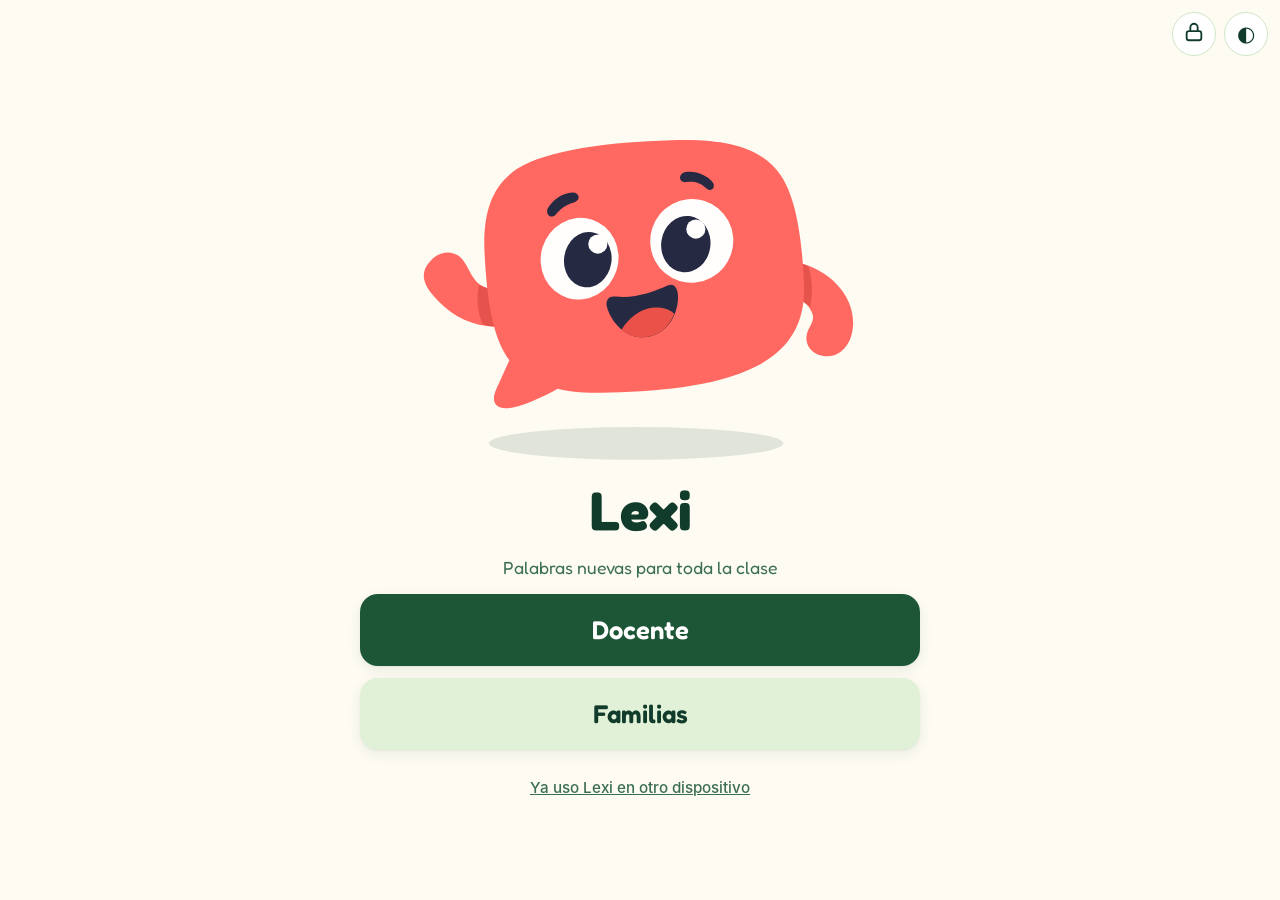
<file: index.html>
<!DOCTYPE html>
<html lang="es" data-theme="light">
<head>
<meta charset="utf-8">
<meta name="viewport" content="width=device-width, initial-scale=1, viewport-fit=cover">
<title>Lexi: vocabulario</title>
<meta name="description" content="Palabras nuevas para la clase, con Lexi.">
<meta name="theme-color" content="#FDFBF2">
<link rel="manifest" href="manifest.webmanifest">
<meta name="mobile-web-app-capable" content="yes">
<meta name="apple-mobile-web-app-capable" content="yes">
<link rel="icon" href="icons/favicon-48.png">
<link rel="apple-touch-icon" href="icons/apple-touch-icon.png">
<style>@font-face{font-family:'Fredoka';src:url(fonts/fredoka.woff) format('woff');font-weight:400 700;font-display:swap}
@font-face{font-family:'Fredoka';src:url(fonts/fredoka-ext.woff) format('woff');font-weight:400 600;font-display:swap;unicode-range:U+0131,U+0152-0153,U+2122,U+2212}
@font-face{font-family:'FredokaFina';src:url(fonts/fredoka-fina.woff) format('woff');font-weight:400;font-display:swap}
@font-face{font-family:'Inter';src:url(fonts/inter-400.woff) format('woff');font-weight:400;font-display:swap}
@font-face{font-family:'Inter';src:url(fonts/inter-500.woff) format('woff');font-weight:500;font-display:swap}
@font-face{font-family:'Inter';src:url(fonts/inter-600.woff) format('woff');font-weight:600 700;font-display:swap}

/* ================= Colores: ÚNICO sitio (verdes de Lexi, diseño de Iván 17-11-2026) ================= */
:root{
  --bg:#FDFBF2;--card:#fff;--soft:#E1F1D7;--bd:#CFE5C6;--bd2:#B3D4A8;--tx:#113C2C;--mu:#3C6E55;
  --ac:#1D5637;--acx:#16472D;--acs:#D3EBC8;--aci:#1D5637;--on:#fff;--hero1:#1D5637;--hero2:#2E7A47;--onhero:#fff;
  --ok:#15803D;--okbg:#DCFCE7;--no:#DC2626;--nobg:#FEE2E2;
  --md:linear-gradient(135deg,#7C3AED,#14B8A6);
  --fd:'Fredoka',system-ui,sans-serif;--fi:'Inter',system-ui,-apple-system,'Segoe UI',Roboto,sans-serif;
  --sh:0 1px 2px rgba(17,60,44,.05),0 4px 14px rgba(17,60,44,.07);
  --lexi-sombra:rgba(26,50,35,.14);
  --m0:#FF6961;--m3:#E6534C;--mojo:#252942;--mlengua:#E95149;
  --lx-hoja:#5FA757;--lx-prof:#1D5637;--lx-claro:#A9D69A;--lx-flor:#E8776A;--lx-tinta:#113C2C;--lx-blanco:#fff;
  --jar-cielo1:#BFE3F0;--jar-cielo2:#EAF6EF;--jar-sol:#F6C453;--jar-nube:#fff;--jar-col1:#A8D58B;--jar-col2:#86C46B;--jar-pasto:#6FB35A;--jar-pastilla:rgba(255,255,255,.9);--jar-pastilla-tx:#113C2C;
}
:root[data-theme="dark"]{
  --bg:#0F1E16;--card:#172A1F;--soft:#21382A;--bd:#2C4736;--bd2:#3D5F49;--tx:#E6F4E4;--mu:#A3C4AD;
  --ac:#8FCB80;--acx:#73B762;--acs:rgba(115,183,98,.22);--aci:#A9D69A;--on:#0F2A1D;--hero1:#8FCB80;--hero2:#A9D69A;--onhero:#0F2A1D;
  --ok:#4ADE80;--okbg:rgba(74,222,128,.15);--no:#F87171;--nobg:rgba(248,113,113,.15);
  --sh:0 1px 2px rgba(0,0,0,.3),0 4px 14px rgba(0,0,0,.3);
  --lexi-sombra:rgba(0,0,0,.35);
  --lx-prof:#4E9E55;--lx-tinta:#A9D69A;
  --jar-cielo1:#0B1A2C;--jar-cielo2:#173A33;--jar-sol:#E6F4E4;--jar-nube:rgba(255,255,255,.1);--jar-col1:#2B5A3C;--jar-col2:#24503A;--jar-pasto:#1B3F2C;--jar-pastilla:rgba(15,30,22,.82);--jar-pastilla-tx:#E6F4E4;
}

*{box-sizing:border-box}
html,body{margin:0;min-height:100%;background:var(--bg);color:var(--tx)}
body{font-family:var(--fi);-webkit-text-size-adjust:100%}
.infantil{font-family:var(--fd)}
#app{min-height:100vh;min-height:100dvh;display:flex;flex-direction:column;align-items:center;gap:18px;padding:72px 20px 28px}
.inicio,.pantalla{margin-block:auto}
.inicio{width:100%;max-width:560px;display:flex;flex-direction:column;align-items:center;gap:16px;text-align:center}
.inicio h1{font:700 clamp(2.2rem,8vw,3.4rem)/1.1 var(--fd);margin:0}
.inicio p{margin:0;color:var(--mu);font-size:1.1rem}
.btn{min-height:56px;min-width:44px;padding:12px 28px;border:0;border-radius:18px;background:var(--ac);color:var(--on);font:600 1.3rem var(--fd);cursor:pointer;box-shadow:var(--sh)}
.btn:active{background:var(--acx)}
.btn.sec{background:var(--soft);color:var(--tx)}
.top{position:fixed;top:12px;left:12px;right:12px;display:flex;justify-content:space-between;pointer-events:none;z-index:5}
.top .tema{pointer-events:auto}
.tema{min-width:44px;min-height:44px;border-radius:50%;border:1px solid var(--bd);background:var(--card);color:var(--tx);font-size:1.3rem;cursor:pointer}
:focus-visible{outline:3px solid var(--aci);outline-offset:2px}

.escala{display:block;width:100%;height:auto}
.escala-fila{display:grid;grid-template-columns:repeat(4,minmax(0,1fr));gap:10px;align-items:end;width:100%;max-width:520px}
.escala-fila{margin:10px auto 18px}
.escala-fila figure{margin:0;min-width:0;text-align:center}
.escala-fila figure .escala{max-width:120px;margin:0 auto}
.escala-fila figcaption{font:500 clamp(.8rem,2.6vw,1.1rem)/1.15 var(--fd);margin-top:6px;overflow-wrap:anywhere}

.opciones{display:grid;gap:12px;width:100%}
.btn.grande{width:100%;min-height:72px;font-size:1.6rem}
.pantalla{width:100%;max-width:560px;display:flex;flex-direction:column;gap:14px;text-align:center}
.h-pant{font:700 clamp(1.8rem,6vw,2.6rem)/1.1 var(--fd);margin:0}
.h-sec{font:600 1.3rem var(--fd);margin:0}
.mu{color:var(--mu);margin:0}.pq{font-size:.95rem}
.quien{display:grid;gap:10px}
.qa{display:flex;align-items:center;gap:12px;width:100%;min-height:64px;padding:10px 16px;border-radius:18px;border:2px solid var(--bd);background:var(--card);color:var(--tx);font:600 1.3rem var(--fd);text-align:left;cursor:pointer}
.qa.on{border-color:var(--aci)}
.av{display:inline-grid;place-items:center;width:44px;height:44px;border-radius:50%;font-size:1.6rem;flex:none}
.casa-cab{display:flex;align-items:center;justify-content:center;gap:12px}
.nuevo{display:flex;flex-direction:column;gap:12px;padding:16px;border-radius:18px;background:var(--card);border:1px solid var(--bd);box-shadow:var(--sh)}
.campo{width:100%;min-height:56px;padding:10px 16px;border-radius:14px;border:2px solid var(--bd2);background:var(--bg);color:var(--tx);font:500 1.2rem var(--fd)}
.animales{display:grid;grid-template-columns:repeat(auto-fill,minmax(52px,1fr));gap:8px}
.animales button{min-height:52px;border-radius:14px;border:0;font-size:1.8rem;cursor:pointer}
.animales button.on{outline:4px solid var(--tx);outline-offset:1px}
.error{color:var(--no);font:500 1rem var(--fi);margin:0;min-height:1.2em}

.dcha{display:flex;gap:8px;pointer-events:none}.dcha .tema{pointer-events:auto}
.pill-md{pointer-events:auto;display:inline-flex;align-items:center;gap:8px;min-height:44px;padding:8px 18px;border-radius:22px;background:var(--md);color:#fff;font:600 1.05rem var(--fd);border:0}
.pill-md.salir{cursor:pointer}
.toast{position:fixed;left:50%;bottom:24px;transform:translateX(-50%);background:var(--tx);color:var(--bg);padding:12px 20px;border-radius:14px;font:500 1rem var(--fi);z-index:20;box-shadow:var(--sh)}
.tutor{font-family:var(--fi);text-align:left}
.h-t{font:600 1.7rem/1.2 var(--fi);margin:0}.h-s{font:600 1rem var(--fi);margin:8px 0 0;color:var(--mu)}
.lista{display:flex;flex-direction:column;gap:8px}
.fila-t{display:flex;align-items:center;gap:12px;width:100%;min-height:56px;padding:10px 14px;border-radius:14px;border:1px solid var(--bd);background:var(--card);color:var(--tx);font:500 1rem var(--fi);text-align:left;cursor:pointer;position:relative}
.fila-t .tx2{flex:1;display:flex;flex-direction:column}.fila-t small{color:var(--mu);font-size:.85rem}
.fila-t input[type=file]{position:absolute;inset:0;width:100%;height:100%;opacity:0;cursor:pointer}
.tarjeta{display:flex;flex-direction:column;gap:12px;padding:16px;border-radius:16px;background:var(--card);border:1px solid var(--bd);box-shadow:var(--sh)}
.tutor .tarjeta p{margin:0}
.aviso{margin:0;padding:12px 14px;border-radius:12px;background:var(--nobg);color:var(--no)}
.dos{display:grid;grid-template-columns:1fr 1fr;gap:10px}
.btn.peligro{background:var(--no);color:#fff}.btn.peligro.sec{background:var(--nobg);color:var(--no)}
.btn.peligro{font-family:var(--fi);font-size:1.05rem}
.pinw{align-items:center;text-align:center}.pinw h2{margin:0;font:600 1.4rem var(--fi)}.pinw .lk{color:var(--aci)}
.pd{display:flex;gap:14px;justify-content:center;margin:6px 0}.pd i{width:18px;height:18px;border-radius:50%;border:2px solid var(--bd2)}.pd i.f{background:var(--aci);border-color:var(--aci)}
.pd.mal{animation:sacude .35s}@keyframes sacude{25%{transform:translateX(-8px)}75%{transform:translateX(8px)}}
.pk{display:grid;grid-template-columns:repeat(3,72px);gap:10px;justify-content:center}.pk button{min-height:64px;border-radius:50%;border:1px solid var(--bd);background:var(--soft);color:var(--tx);font:600 1.5rem var(--fi);cursor:pointer;display:grid;place-items:center}
@media (prefers-reduced-motion:reduce){.pd.mal{animation:none}}
.tutor .btn{font-family:var(--fi);font-size:1.05rem}

/* ===== Palabras de la semana y presentación ===== */
.pantalla.ancha{max-width:1100px}
.palabras{display:grid;grid-template-columns:repeat(auto-fill,minmax(160px,1fr));gap:12px}
.pal{display:flex;flex-direction:column;gap:8px;padding:8px;border-radius:18px;border:2px solid var(--bd);background:var(--card);color:var(--tx);cursor:pointer;text-align:left;box-shadow:var(--sh)}
.pal:active{border-color:var(--aci)}
.pal img{display:block;width:100%;aspect-ratio:4/3;object-fit:cover;border-radius:12px;background:var(--soft)}
.pal-pie{display:flex;flex-wrap:wrap;align-items:center;justify-content:space-between;gap:4px 8px;padding:0 4px 2px}
.pal-n{font:600 clamp(1.3rem,4.5vw,1.8rem)/1.1 var(--fd);overflow-wrap:normal}
.pal .escala{width:44px;flex:none}
.pres{gap:18px}
.rotulo{margin:0;align-self:center;padding:6px 18px;border-radius:20px;background:var(--soft);color:var(--mu);font:600 1.05rem var(--fd)}
.cuerpo{display:flex;flex-direction:column;align-items:center;justify-content:center;gap:14px;min-height:38vh}
.gr{margin:0;font:500 clamp(1.5rem,4vw,2.8rem)/1.3 var(--fd)}
.gr-p{font-size:1.2rem}
.nota-g{font:500 1rem var(--fi);color:var(--mu);margin:0;text-align:center}
.pal-ch{margin:0;font:700 clamp(1.3rem,3vw,2rem) var(--fd);color:var(--aci)}
.palabra-g{margin:0;font:400 clamp(3.5rem,16vw,9rem)/1 'FredokaFina',var(--fd);white-space:nowrap;text-align:center;max-width:100%}
.silabas{margin:0;display:flex;flex-wrap:wrap;justify-content:center;align-items:center;gap:6px}
.sil{display:inline-block;padding:.1em .4em;border-radius:.35em;background:var(--soft);font:700 clamp(2.4rem,11vw,6rem)/1.1 var(--fd)}
.pt{font:700 clamp(2rem,9vw,5rem) var(--fd);color:var(--ac);font-style:normal}
.escena{display:grid;gap:14px;width:100%;justify-items:center}
.esc-img{display:block;width:100%;max-width:720px;aspect-ratio:4/3;object-fit:cover;border-radius:18px;background:var(--soft);box-shadow:var(--sh)}
@media (min-width:760px) and (orientation:landscape){.escena{grid-template-columns:1.1fr 1fr;align-items:center;text-align:left}}
.fin-esc{display:flex;align-items:center;gap:10px;font:600 1.4rem var(--fd)}.fin-esc .escala{width:72px}
.pts{display:flex;justify-content:center;gap:8px}
.pts i{width:12px;height:12px;border-radius:50%;border:2px solid var(--bd2)}
.pts i.hecho{background:var(--acs);border-color:var(--acs)}.pts i.on{background:var(--ac);border-color:var(--ac);transform:scale(1.25)}
.nav{display:grid;grid-template-columns:minmax(128px,1fr) 2fr;gap:12px}.nav .btn{white-space:nowrap}
.nav .btn{min-height:68px;font-size:1.5rem}
.nav .saltar{grid-column:1/-1}
/* Pizarra digital y pantallas apaisadas: la presentación ocupa toda la pantalla */
@media (orientation:landscape) and (min-width:900px){
  #app:has(.pres){padding:16px 24px 18px}
  .pantalla.pres{max-width:none;width:100%;min-height:calc(100dvh - 34px);margin-block:0;gap:min(2.2vh,18px)}
  .pres .rotulo{font-size:clamp(1.05rem,1.6vw,1.6rem);padding:.3em 1em}
  .pres .cuerpo{flex:1;min-height:0}
  .pres .escena{grid-template-columns:auto minmax(0,1fr);gap:3vw;align-items:center;justify-items:start;width:100%}
  .pres .esc-img{width:auto;max-width:56vw;height:calc(100dvh - 250px);max-height:none;justify-self:end}
  .pres .gr{font-size:clamp(1.6rem,min(3.4vw,6.2vh),4.6rem)}
  .pres .pal-ch{font-size:clamp(1.6rem,min(3vw,5.5vh),3.6rem)}
  .pres .palabra-g{font-size:clamp(3.5rem,min(13vw,26vh),14rem)}
  .pres .sil{font-size:clamp(2.4rem,min(9vw,20vh),10rem)}
  .pres .pt{font-size:clamp(2rem,min(7vw,15vh),8rem)}
  .pres .gr-p,.pres .fin-esc{font-size:clamp(1.2rem,min(2vw,3.6vh),2.2rem)}
  .pres .pts i{width:14px;height:14px}
  .pres .nav{grid-template-columns:1fr 1fr 2fr;width:min(1200px,100%);align-self:center}
  .pres .nav .saltar{grid-column:2;grid-row:1}
  .pres .nav .btn:last-child:not(.saltar),.pres .nav>.btn:not(.sec){grid-column:3;grid-row:1}
  .pres .nav>:first-child{grid-column:1;grid-row:1}
  .pres .nav .btn{min-height:min(80px,10vh);font-size:clamp(1.3rem,1.8vw,2rem)}
}
.top .izq{display:flex;gap:8px;pointer-events:none}.top .izq .tema{pointer-events:auto}

/* ===== Jugamos ===== */
.vals{display:grid;grid-template-columns:repeat(3,1fr);gap:10px}.vals .btn{min-height:68px;padding:10px 6px;font-size:clamp(1.05rem,4vw,1.5rem)}
.veredicto{display:flex;flex-direction:column;align-items:center;gap:4px;padding:12px 20px;border-radius:16px;font:500 clamp(1.2rem,3vw,1.8rem)/1.3 var(--fd);text-align:center}
.veredicto b{font-weight:700}.veredicto.si{background:var(--okbg);color:var(--ok)}.veredicto.no{background:var(--nobg);color:var(--no)}
.opcs{display:grid;grid-template-columns:repeat(3,1fr);gap:10px;width:100%;max-width:720px}
.opc{display:flex;flex-direction:column;align-items:center;gap:6px;padding:12px 6px;border-radius:16px;border:3px solid var(--bd);background:var(--card);font:700 clamp(1.2rem,4.5vw,2rem) var(--fd);overflow-wrap:anywhere}
.opc i{font-style:normal;display:grid;place-items:center;width:44px;height:44px;border-radius:50%;background:var(--soft);color:var(--mu);font-size:1.4rem}
.opc.on{border-color:var(--ok);background:var(--okbg);color:var(--ok)}

/* Hoja para las familias (paso 5.2): en pantalla se ve como el papel; al imprimir solo sale la hoja, en blanco y negro */
.hoja{background:#fff;color:#000;border:1px solid var(--bd);border-radius:12px;padding:20px;font:400 1rem/1.35 var(--fi)}
.hoja h2{font:600 1.5rem var(--fi);margin:0 0 6px}.hoja h3{font:600 1.15rem var(--fi);margin:0}.hoja p{margin:2px 0}
.hoja-lista,.hoja ol{margin:10px 0;padding:0}.hoja-lista{list-style:none;display:grid;gap:8px}.hoja ol{padding-left:22px}
.hoja-pal{display:flex;gap:10px;align-items:flex-start;break-inside:avoid;border-bottom:1px solid #ccc;padding-bottom:6px}
.hoja-pal img{width:72px;height:54px;object-fit:cover;border-radius:6px;flex:none}
.hoja-ideas{margin-top:8px!important}
@media print{body{background:#fff!important}.top,.hoja-ctl,.toast,#toast{display:none!important}
.pantalla{padding:0!important;max-width:none!important}.hoja{border:0;padding:0;font-size:10.5pt}@page{size:A4;margin:14mm}}

/* Tarjetas para imprimir (paso 5.1): fondo blanco, sin colores del tema, legibles en blanco y negro */
.tj-hoja{background:#fff;color:#000;border:1px solid #bbb;border-radius:10px;margin:10px 0;padding:14px;font-family:var(--fi)}
.tj-g .tj-hoja{display:flex;flex-direction:column;align-items:center;gap:8px;text-align:center}
.tj-g .tj-img img{max-width:100%;max-height:50vh;border-radius:10px}.tj-g h2{font:700 clamp(2.4rem,9vw,5rem) var(--fd);margin:0}.tj-g p{margin:0;font-size:.95rem;max-width:34em}
.tj-p .tj-hoja{display:grid;grid-template-columns:repeat(3,1fr);gap:10px}
.tj-p figure{margin:0;border:1px dashed #888;border-radius:8px;padding:8px;text-align:center}.tj-p figure img{width:100%;aspect-ratio:4/3;object-fit:cover;border-radius:6px}
.tj-p figcaption{font:700 1.3rem var(--fd);margin-top:4px}
@media print{.tj-hoja{border:0;border-radius:0;margin:0;padding:0;break-after:page}.tj-hoja:last-child{break-after:auto}
.tj-g{page:tgrande}.tj-p{page:tpeq}@page tgrande{size:A4 landscape;margin:10mm}@page tpeq{size:A4 portrait;margin:10mm}
.tj-g .tj-hoja{min-height:185mm;justify-content:center}.tj-g .tj-img img{max-height:105mm}.tj-g h2{font-size:64pt}.tj-g p{font-size:12pt}
.tj-p .tj-hoja{gap:6mm}.tj-p figure{border:1px dashed #000}.tj-p figcaption{font-size:20pt}}
/* «La hemos encontrado» (paso 5.5): chispa de la tarjeta del muro y botones con dibujo */
.pal{position:relative}
.chispa{position:absolute;top:14px;right:14px;display:inline-flex;align-items:center;gap:3px;padding:4px 10px 4px 6px;border-radius:999px;background:var(--card);color:var(--ac);border:2px solid var(--ac);font:700 1rem var(--fd);box-shadow:var(--sh)}
.enc-btn{display:flex;align-items:center;justify-content:center;gap:14px;margin-top:12px}
/* Explorar (paso 5.7): parejas en grande */
.parejas{display:grid;gap:10px}.pareja-mini{align-items:center;text-align:center}.pareja-mini .pal-n{font:700 1.4rem var(--fd)}
.pareja{display:grid;grid-template-columns:1fr 1fr;gap:12px}.pareja figure{margin:0;text-align:center}.pareja img{width:100%;aspect-ratio:4/3;object-fit:cover;border-radius:14px}.pareja .palabra-g{font-size:clamp(1.6rem,6vw,3rem)}
/* Cuenta de Google (52-cuenta.js): botón con el logo y enlace discreto del inicio */
.btn.ggl{display:flex;align-items:center;justify-content:center;gap:10px;font-family:var(--fi);font-size:1.05rem;background:var(--soft);color:var(--tx)}
.btn.ggl:disabled,.btn:disabled{opacity:.6;cursor:default}
.enlace{min-height:44px;min-width:44px;padding:8px 14px;border:0;background:none;color:var(--mu);font:500 .95rem var(--fi);text-decoration:underline;cursor:pointer}
.tutor .tarjeta .casa-cab{justify-content:flex-start}

/* Paso 6.4 · pantalla «Juntar tus datos» (PV3) */
.lista-lado{margin:0;padding-left:20px;display:grid;gap:6px}

/* ===== Casa del perfil: mismo esquema que Calculi y Lectori (cabecera, saludo, tarjetas, zona del tutor) ===== */
#app[data-sc="casa"]{padding-top:calc(12px + env(safe-area-inset-top))}
.casa{width:100%;max-width:640px;display:flex;flex-direction:column;gap:14px;margin:0 auto auto}
.casa button{font:inherit;color:inherit;cursor:pointer;-webkit-tap-highlight-color:transparent}
.hd.casa-cab{display:flex;align-items:center;justify-content:space-between;gap:10px;min-height:48px}
.brand{display:flex;align-items:center;gap:10px;min-width:0}
.brand .logo{width:42px;height:42px;border-radius:12px;display:block}
.wm{font:600 clamp(1.5rem,6.4vw,1.8rem)/1 var(--fd);color:var(--ac)}
.hr{display:flex;gap:8px;align-items:center}
.rnd{width:48px;height:48px;border-radius:50%;border:2px solid var(--bd);background:var(--card);display:grid;place-items:center;padding:0}
.av-bt{border:0;background:none;padding:0;border-radius:50%;min-width:48px;min-height:48px;display:grid;place-items:center}
.av-bt .av{width:52px;height:52px;font-size:1.8rem;box-shadow:0 0 0 3px var(--bd)}
.greet{display:flex;align-items:center;justify-content:center;gap:14px;margin:6px 0 4px}
.greet .mas{flex:none}
.greet .hi{font:600 clamp(1.7rem,7vw,2.2rem)/1.1 var(--fd);margin:0}
.greet p{margin:4px 0 0;color:var(--mu);font-size:1.15rem}
.home-grid{display:flex;flex-direction:column;gap:12px}
.lc{display:flex;align-items:center;gap:16px;width:100%;min-height:88px;text-align:left;padding:14px 16px;border-radius:26px;border:2px solid var(--bd);background:var(--card);box-shadow:var(--sh);transition:transform .08s}
.lc .ico{width:60px;height:60px;border-radius:18px;background:var(--acs);color:var(--aci);display:grid;place-items:center;flex:none}
.lc{text-wrap:balance;font-weight:500!important;font-size:1.45rem!important;line-height:1.15!important}
.lc.hero{min-height:112px;background:linear-gradient(135deg,var(--hero1),var(--hero2));border-color:transparent;color:var(--onhero)}
.lc.hero .ico{width:72px;height:72px;background:rgba(255,255,255,.16);color:var(--onhero)}
:root[data-theme="dark"] .lc.hero .ico{background:rgba(15,42,29,.12)}
.lc.hero{font-size:1.9rem!important;font-weight:600!important}
.duo{display:grid;grid-template-columns:repeat(auto-fit,minmax(0,1fr));gap:12px}
.hc{display:flex;align-items:center;justify-content:center;gap:10px;min-height:72px;padding:12px;border-radius:22px;border:2px solid var(--bd);background:var(--card);box-shadow:var(--sh);font-size:1.2rem!important;text-align:center}
.hc svg{color:var(--aci);flex:none}
.crece{padding:4px 12px 0;border-radius:22px;background:var(--card);border:2px solid var(--bd)}
.crece .escala-fila{margin:6px auto 10px}
.tzb{display:flex;align-items:center;justify-content:center;gap:8px;min-height:60px;padding:14px;border-radius:24px;border:2px dashed var(--bd2);background:none;color:var(--mu)!important;font-size:1.15rem!important}
.lc:active,.hc:active,.rnd:active,.tzb:active{transform:scale(.97)}
@media (min-width:700px){.home-grid{display:grid;grid-template-columns:1fr 1fr}.home-grid .lc.hero{grid-column:1/-1}}
@media (min-width:700px) and (min-height:900px) and (orientation:portrait){.casa{max-width:760px;gap:20px}.greet .hi{font-size:2.6rem}.greet p{font-size:1.35rem}.lc{font-size:1.6rem!important}.lc.hero{font-size:2.2rem!important}}
@media (orientation:landscape) and (min-width:820px){.casa{max-width:900px}.greet .hi{font-size:2.4rem}.greet p{font-size:1.25rem}}

/* Nuestros jardines (docs/jardines.md): una escena de jardín con las macetas en filas sobre el césped; aviso del cierre */
.jar-rejilla{position:relative;width:100%;max-width:640px;margin:0 auto;padding:0 0 18px;border-radius:26px;overflow:hidden;border:2px solid var(--bd);
  background:radial-gradient(rgba(255,255,255,.34) 2px,transparent 3px) 0 0/58px 58px,radial-gradient(rgba(255,255,255,.22) 1.6px,transparent 2.6px) 29px 22px/74px 66px,linear-gradient(var(--jar-col2),var(--jar-pasto))}
.jar-cielo{display:block;width:100%;height:auto;margin-bottom:6px}
.jar-fila{display:flex;justify-content:center;gap:4px;padding:0 6px;margin-top:-22px}
.jar-fila:first-of-type{margin-top:-6px}
.jar-card{flex:0 0 calc((100% - 12px) / var(--jar-n));min-width:0;display:flex;flex-direction:column;align-items:center;gap:0;padding:0;border:0;background:none;box-shadow:none;font:inherit;color:inherit}
button.jar-card{cursor:pointer}
button.jar-card:active .jar-foto{transform:scale(.96)}
.jar-foto{position:relative;display:block;width:100%;aspect-ratio:.62}
.jar-foto img,.jar-foto svg{position:absolute;inset:0;display:block;width:100%;height:100%;object-fit:contain;transition:transform .2s}
.jar-foto svg.escala{top:auto;height:auto;aspect-ratio:1/1}
.jar-rejilla .jar-foto::before{content:"";position:absolute;left:12%;right:12%;bottom:0;height:3.4%;border-radius:50%;background:rgba(10,40,20,.22)}
.jar-n{margin-top:3px;max-width:100%;padding:3px 10px;border-radius:99px;background:var(--jar-pastilla);color:var(--jar-pastilla-tx);font:500 clamp(.85rem,3.4vw,1.15rem)/1.15 var(--fd);overflow:hidden;text-overflow:ellipsis;white-space:nowrap}
.jar-card.hueco .jar-n{background:none}
.jar-card.crece .jar-n{outline:2px solid var(--jar-sol);outline-offset:1px}
.jar-card.sel .jar-foto img,.jar-card.sel .jar-foto svg{transform:translateY(-6px) scale(1.06)}
.jar-card.sel .jar-n{background:var(--jar-sol);color:#113C2C}
.jar-hueco rect,.jar-hueco path{fill:rgba(255,255,255,.22);stroke:rgba(255,255,255,.85);stroke-width:9;stroke-dasharray:22 16;stroke-linejoin:round}
.jar-hueco text{font:600 96px var(--fd);fill:rgba(255,255,255,.95);stroke:none}
.jar-det{text-align:center}
@media (orientation:landscape) and (min-width:820px){.jar-rejilla{max-width:760px}.jar-macetas{display:grid;grid-template-columns:repeat(5,minmax(0,1fr));gap:0 4px;padding:0 10px}.jar-fila{display:contents}.jar-card{margin-top:-12px}}
.jar-aviso{display:flex;flex-direction:column;align-items:center;gap:6px;margin-top:12px}
.jar-aviso .jar-foto{max-width:150px}
.jar-aviso .jar-foto::before{content:"";position:absolute;left:12%;right:12%;bottom:0;height:3.4%;border-radius:50%;background:rgba(10,40,20,.16)}
.nav .btn.largo{white-space:normal;font-size:1.2rem;line-height:1.1}
@media (min-width:700px){.nav .btn.largo{font-size:inherit}}

/* Lexi · mascota en vectores (14-mascota.js), con el mismo movimiento que Calculi */
.lexi-mascota{width:100%;max-width:440px;display:grid;place-items:center}
.lexi-mascota .mas{width:100%;height:auto}
.mas{overflow:visible;color:var(--tx)}
.mas .cuerpo{animation:lexi-flota 3.4s ease-in-out infinite alternate;transform-origin:50% 90%;transform-box:fill-box}
.mas .sombra{animation:lexi-sombra 3.4s ease-in-out infinite alternate;transform-origin:50% 50%;transform-box:fill-box}
.mas .ojo{animation:lexi-parpadea 5.2s infinite;transform-origin:50% 50%;transform-box:fill-box}
.mas .brazo-i{animation:lexi-saluda 1.6s ease-in-out infinite alternate;transform-origin:460px 520px}
.mas.quieta *{animation:none!important}
@keyframes lexi-flota{from{transform:translateY(0) rotate(-1.5deg)}to{transform:translateY(-6px) rotate(1.5deg)}}
@keyframes lexi-sombra{from{transform:scaleX(1);opacity:.14}to{transform:scaleX(.85);opacity:.08}}
@keyframes lexi-parpadea{0%,91%,100%{transform:scaleY(1)}94%{transform:scaleY(.08)}}
@keyframes lexi-saluda{from{transform:rotate(-8deg)}to{transform:rotate(10deg)}}
@media (prefers-reduced-motion:reduce){.mas *{animation:none!important}}
</style>
</head>
<body>
<div id="app"></div>
<script>/* ---- js/00-util.js ---- */
'use strict';
/* ===== Utilidades comunes ===== */
const $ = s => document.querySelector(s);
const esc = s => String(s ?? '').replace(/[&<>"']/g, c => ({'&':'&amp;','<':'&lt;','>':'&gt;','"':'&quot;',"'":'&#39;'}[c]));
/* Día = fecha LOCAL del dispositivo (AAAA-MM-DD), no la de UTC: a las 00:30 en Madrid ya es el día siguiente. `f` solo sirve para probar. */
const hoy = (f = new Date()) => f.getFullYear() + '-' + String(f.getMonth() + 1).padStart(2, '0') + '-' + String(f.getDate()).padStart(2, '0');
/* Almacén propio: todas las claves con prefijo «lexi.» (se comparte dominio con otras apps) */
const LS = {
  get(k, d) { try { const v = localStorage.getItem('lexi.' + k); return v == null ? d : JSON.parse(v); } catch (e) { return d; } },
  set(k, v) { try { localStorage.setItem('lexi.' + k, JSON.stringify(v)); return true; } catch (e) { return false; } }
};
const nid = () => Math.random().toString(36).slice(2, 10) + Date.now().toString(36).slice(-4);

/* ---- js/05-palabras.js ---- */
'use strict';
/* ===== Fichas de palabras: cada archivo de src/js/palabras/ llama a PALABRA({...}) ===== */
const PALABRAS = [];
const PALABRA = p => { PALABRAS.push(p); };
const palabraPorId = id => PALABRAS.find(p => p.id === id);

/* ---- js/10-tema.js ---- */
/* Tema claro/oscuro (clave lexi.th) */
const TEMA = {
  aplicar(t) { document.documentElement.dataset.theme = t; const m = document.querySelector('meta[name=theme-color]'); if (m) m.content = t === 'dark' ? '#0F1E16' : '#FDFBF2'; },
  inicial() { const g = LS.get('th', null); return g || (matchMedia('(prefers-color-scheme: dark)').matches ? 'dark' : 'light'); },
  alternar() { const t = document.documentElement.dataset.theme === 'dark' ? 'light' : 'dark'; LS.set('th', t); this.aplicar(t); }
};

/* ---- js/12-iconos.js ---- */
/* Iconos de línea (mismo estilo que Calculi, Lectori y Barri) */
const ICP = {
  lock: '<rect x="4" y="11" width="16" height="10" rx="2.5"/><path d="M8 11V7a4 4 0 0 1 8 0v4"/>',
  download: '<path d="M12 4v11M7 10l5 5 5-5M4 20h16"/>',
  upload: '<path d="M12 16V5M7 10l5-5 5 5M4 20h16"/>',
  trash: '<path d="M4 7h16M10 11v6M14 11v6M6 7l1 13h10l1-13M9 7V4h6v3"/>',
  edit: '<path d="M4 20h4L19 9l-4-4L4 16z"/><path d="M14 6l4 4"/>',
  grad: '<path d="M22 10 12 5 2 10l10 5 10-5z"/><path d="M6 12v5c3 2 9 2 12 0v-5"/>',
  key: '<circle cx="8" cy="15" r="4"/><path d="M11 12l9-9M16 7l3 3"/>',
  chev: '<path d="M9 5l7 7-7 7"/>',
  expand: '<path d="M4 9V4h5M20 9V4h-5M4 15v5h5M20 15v5h-5"/>',
  contract: '<path d="M9 4v5H4M15 4v5h5M9 20v-5H4M15 20v-5h5"/>',
  backspace: '<path d="M21 5H9l-6 7 6 7h12z"/><path d="M17 9l-5 6M12 9l5 6"/>',
  ear: '<path d="M7 10a5 5 0 0 1 10 0c0 3.5-3.5 4-3.5 7.5a2.5 2.5 0 0 1-5 0"/><path d="M10.5 10a1.5 1.5 0 0 1 3 0c0 1.3-1.4 1.6-1.4 2.8"/>',
  eye: '<path d="M2 12s4-7 10-7 10 7 10 7-4 7-10 7S2 12 2 12z"/><circle cx="12" cy="12" r="3"/>',
  mouth: '<path d="M3 12c3-4 15-4 18 0-3 4-15 4-18 0z"/><path d="M3 12h18"/>',
  sun: '<circle cx="12" cy="12" r="4"/><path d="M12 2v2M12 20v2M4.9 4.9l1.4 1.4M17.7 17.7l1.4 1.4M2 12h2M20 12h2M4.9 19.1l1.4-1.4M17.7 6.3l1.4-1.4"/>',
  moon: '<path d="M20 14.5A8 8 0 0 1 9.5 4a8 8 0 1 0 10.5 10.5z"/>',
  play: '<path d="M7 4.5v15l12-7.5z" fill="currentColor"/>',
  book: '<path d="M4 5.5A2.5 2.5 0 0 1 6.5 3H20v15H6.5A2.5 2.5 0 0 0 4 20.5z"/><path d="M4 20.5A2.5 2.5 0 0 0 6.5 23H20v-5"/>',
  sprout: '<path d="M12 21v-9"/><path d="M12 12C12 7 8.5 5 4 5c0 4.5 3 7 8 7z"/><path d="M12 14c0-4 3-6.5 8-6.5 0 4-3 6.5-8 6.5z"/>',
  flower: '<circle cx="12" cy="12" r="3"/><path d="M12 9a3 3 0 1 1 0-6 3 3 0 0 1 0 6zM12 15a3 3 0 1 1 0 6 3 3 0 0 1 0-6zM9 12a3 3 0 1 1-6 0 3 3 0 0 1 6 0zM15 12a3 3 0 1 1 6 0 3 3 0 0 1-6 0z"/>',
  compass: '<circle cx="12" cy="12" r="9.5"/><path d="M15.5 8.5l-2 5-5 2 2-5z"/>',
  users: '<circle cx="9" cy="8" r="3.5"/><path d="M2.5 20c.5-3.5 3.2-5.5 6.5-5.5s6 2 6.5 5.5"/><path d="M16 4.6a3.5 3.5 0 0 1 0 6.8M18 14.8c2 .7 3.2 2.5 3.5 5.2"/>',
  spark: '<path d="M12 3l2 6 6 2-6 2-2 6-2-6-6-2 6-2z"/>'
};
const ico = (n, s = 22) => `<svg width="${s}" height="${s}" viewBox="0 0 24 24" fill="none" stroke="currentColor" stroke-width="2" stroke-linecap="round" stroke-linejoin="round" aria-hidden="true">${ICP[n] || ''}</svg>`;
function toast(m) { const t = document.createElement('div'); t.className = 'toast'; t.setAttribute('role', 'status'); t.textContent = m; document.body.appendChild(t); setTimeout(() => t.remove(), 2600); }

/* ---- js/14-mascota.js ---- */
/* ===== Mascota de Lexi: bocadillo coral (diseño de Iván, 28-11-2026) =====
   SVG de Iván pasado a función. Flota, parpadea y saluda con el brazo izquierdo;
   el brazo nace dentro del cuerpo, así que al girar nunca se abre un hueco.
   Colores en --m0, --m3, --mojo y --mlengua (estilos.css). */
function mascota(tam = 240, quieta = false) {
  const ojo = (bx, by, brx, bry, br, px, py, prx, pry, pr, hx, hy) => `<g class="ojo">`
    + `<ellipse cx="${bx}" cy="${by}" rx="${brx}" ry="${bry}" transform="rotate(${br} ${bx} ${by})" fill="#fffefd"/>`
    + `<ellipse cx="${px}" cy="${py}" rx="${prx}" ry="${pry}" transform="rotate(${pr} ${px} ${py})" fill="var(--mojo)"/>`
    + `<circle cx="${hx}" cy="${hy}" r="21" fill="#fffefd"/></g>`;
  return `<svg class="mas${quieta ? ' quieta' : ''}" width="${tam}" height="${Math.round(tam * 725 / 965)}" viewBox="295 140 965 725" role="img" aria-label="Lexi, la mascota">
  <ellipse class="sombra" cx="769" cy="818" rx="323" ry="36" fill="currentColor" opacity=".12"/>
  <g class="cuerpo">
    <g class="brazo-i">
      <path d="M455 478C416 478 408 444 392 420C373 391 338 394 317 419C289 449 308 479 336 507C370 541 410 561 461 562Z" fill="var(--m0)"/>
      <path d="M424 471Q440 478 455 480L466 561Q444 563 432 556Q415 516 424 471Z" fill="var(--m3)"/>
    </g>
    <path d="M1125 422C1190 437 1245 490 1245 553C1245 596 1221 626 1190 627C1161 628 1139 608 1143 581C1146 562 1163 550 1155 532C1150 519 1140 508 1127 502Z" fill="var(--m0)"/>
    <path d="M1126 422Q1140 425 1147 431Q1160 469 1151 518L1125 501Z" fill="var(--m3)"/>
    <path d="M437 409C431 314 452 253 508 216C573 174 711 157 846 153C969 149 1044 169 1086 230C1121 281 1133 374 1137 464C1142 552 1107 611 1033 649C941 696 806 705 691 707C652 708 623 704 597 698C559 719 511 741 483 741C459 740 451 725 462 700L491 636C456 589 443 513 437 409Z" fill="var(--m0)"/>
    ${ojo(645, 413, 85, 90, 17, 663, 415, 52, 61, 9, 685, 381)}${ojo(891, 374, 91, 92, 17, 878, 381, 54, 62, 8, 900, 348)}
    <path d="M575 303C587 283 608 269 629 268C644 267 649 284 634 289C614 294 601 306 592 317C581 327 570 315 575 303ZM877 223C900 219 924 230 936 244C946 256 933 269 922 258C909 246 896 243 879 245C861 247 861 226 877 223Z" fill="var(--mojo)"/>
    <path d="M724 496C765 501 804 487 838 472C852 465 861 477 861 497C860 541 834 580 791 585C750 590 717 556 706 522C700 504 709 494 724 496Z" fill="var(--mojo)"/>
    <path d="M737 569C753 542 780 521 810 520C829 519 844 525 853 534C840 565 819 582 791 585C770 588 751 581 737 569Z" fill="var(--mlengua)"/>
  </g>
</svg>`;
}

/* ---- js/15-escala.js ---- */
/* Escala de 4 pasos de cada palabra: una planta que crece (decidido por Iván, 16-11-2026; antes, el bocadillo de Lexi).
   1 Nueva = semilla · 2 La conocemos = brote · 3 La entendemos = planta con hojas · 4 La usamos = planta con flor */
const PASOS = ['Nueva', 'La conocemos', 'La entendemos', 'La usamos'];
function hojaSVG(y, s, color, lado) {
  const L = 18 * s;
  return `<path transform="scale(${lado},1)" d="M0 ${y} Q${-L * .5} ${y - L * .8} ${-L} ${y - L * .3} Q${-L * .55} ${y + L * .3} 0 ${y} Z" fill="${color}"/>`;
}
function escalaSVG(paso) {
  const p = Math.max(1, Math.min(4, paso | 0)), k = [.85, .9, .95, 1][p - 1];
  const tallo = y => `<path d="M0 134 V${y}" stroke="var(--lx-prof)" stroke-width="4.5" stroke-linecap="round" fill="none"/>`;
  const par = (y, s, c) => hojaSVG(y, s, c, 1) + hojaSVG(y, s, c, -1);
  const suelo = `<path d="M-26 138 Q-20 130 0 130 Q20 130 26 138 Z" fill="var(--lx-prof)"/>`;
  const planta = [
    `<ellipse cx="0" cy="127" rx="6.5" ry="4.6" fill="var(--lx-tinta)" transform="rotate(-25 0 127)"/><circle cx="-2" cy="125.4" r="1.4" fill="var(--lx-blanco)"/>`,
    tallo(118) + par(118, .8, 'var(--lx-hoja)'),
    tallo(98) + par(120, 1.05, 'var(--lx-hoja)') + par(108, .9, 'var(--lx-claro)') + par(98, .6, 'var(--lx-hoja)'),
    tallo(92) + par(121, 1.15, 'var(--lx-hoja)') + par(110, 1, 'var(--lx-claro)') + par(100, .75, 'var(--lx-hoja)')
      + [0, 72, 144, 216, 288].map(a => `<circle cx="${(Math.sin(a * Math.PI / 180) * 7.5).toFixed(2)}" cy="${(84 - Math.cos(a * Math.PI / 180) * 7.5).toFixed(2)}" r="6" fill="var(--lx-flor)"/>`).join('')
      + `<circle cx="0" cy="84" r="4.4" fill="var(--lx-blanco)"/>`
  ][p - 1];
  return `<svg class="escala" viewBox="-42 62 84 84" role="img" aria-label="Paso ${p} de 4: ${PASOS[p - 1]}">`
    + `<g transform="translate(0,138) scale(${k}) translate(0,-138)">${suelo}${planta}</g></svg>`;
}
function escalaFila() {
  return '<div class="escala-fila">' + PASOS.map((n, i) => `<figure>${escalaSVG(i + 1)}<figcaption>${n}</figcaption></figure>`).join('') + '</div>';
}

/* ---- js/20-datos.js ---- */
/* ===== Datos guardados: una sola clave, «lexi.v1» (prefijo propio: se comparte dominio con otras apps) =====
   Perfil Docente = una CLASE ({t:'doc'}); perfil Familias = un NIÑO ({t:'fam', av}). El progreso va por perfil, no por alumno:
   perfil.pal = { idPalabra: { e: paso de la escala 1..4 (1 Nueva, 2 La conocemos, 3 La entendemos, 4 La usamos), pres: fecha en que se presentó } }.
   v1 → v2: se añade «pal» a cada perfil (vacío).
   v2 → v3: cada palabra puede llevar «val» = valoraciones del docente [{d: fecha, t: tarea, v: 'todos'|'mitad'|'pocos'}] (las últimas 30).
   v3 → v4: cada palabra lleva además la escala y las cajas de repaso (dA, dB, cam, mal, caja, prox, u, ut, ov; ver 30-escala-logica.js) y
   el perfil lleva «ses» (día de la última sesión «Hoy»); ajustes.nuevas = palabras nuevas por sesión (1 o 2). La migración repite las «val»
   guardadas en orden con las reglas de la escala, así que no se pierde ningún paso ni ninguna valoración.
   v4 → v5 (paso 6.1, nube): marcas de «última modificación» para poder fusionar dos dispositivos: EST.gmt (ajustes), EST.del {idPerfil: marca} (borrados),
   perfil.mt (el perfil) y perfil.pal[id].m (la palabra). Marca = milisegundos, siempre mayor que cualquier marca ya vista (reloj atrasado, FU5). Sin marca = 0.
   Las reglas (valorarPalabra, presentarRegistro…) viven en 30-escala-logica.js; la fusión, en 21-fusion.js; aquí solo se leen, se sanean y se guardan. */
const VERSION_DATOS = 5,
  TAREAS_ID = ['sentido', 'ejemplo', 'elige', 'gesto', 'acaba', 'habla', 'relaciona'] /* las que ya existen en pantalla */, MAX_PERFILES = 40;
/* Mismos 30 animalitos y mismo orden que Calculi y Lectori (un niño conserva su animal en todas las apps) */
const AVATARES = [['🦊','#FED7AA'],['🐢','#BBF7D0'],['🐼','#E2E8F0'],['🦁','#FDE68A'],['🐸','#D9F99D'],['🐙','#F5D0FE'],['🐳','#BAE6FD'],['🦉','#E7D3B5'],
  ['🐝','#FEF08A'],['🐞','#FECACA'],['🦄','#FBCFE8'],['🐨','#CBD5E1'],['🐶','#FDE2C4'],['🐱','#FFE4B5'],['🐰','#FCE7F3'],['🐻','#E8CBA8'],
  ['🐯','#FED7AA'],['🐷','#FBCFE8'],['🐮','#E5E7EB'],['🐵','#E7D3B5'],['🐧','#C7D2FE'],['🐤','#FEF3C7'],['🦋','#BFDBFE'],['🐬','#A5F3FC'],
  ['🦒','#FDE68A'],['🦓','#E5E7EB'],['🐘','#CBD5E1'],['🦔','#E7D3B5'],['🐿️','#FED7AA'],['🦜','#BBF7D0']];

const ss = (s, n) => String(s ?? '').replace(/[<>&"'`]/g, '').trim().slice(0, n);
const esFecha = d => fechaOK(d);
function estadoVacio() { return { v: VERSION_DATOS, modo: '', act: '', perfiles: [], ajustes: { pin: '', nuevas: 2, preg: true }, gmt: 0, del: {} }; }
/* Modo Docente: todo abierto y NO se guarda progreso (los ajustes sí, con guardarAjustes) */
let MODO_DOCENTE = false;
let EST = estadoVacio();

/** Valoraciones del docente: solo tarea y valor conocidos y fecha válida; se quedan las últimas MAX_VAL. */
/* ===== Marcas de modificación (FU5 de docs/nube.md) ===== */
const nm = x => { const n = Math.floor(Number(x)); return Number.isFinite(n) && n > 0 ? Math.min(n, 8.64e15) : 0; };
const MAX_DEL = 200;
let AHORA = () => Date.now(); /* la hora, aparte para poder probar relojes atrasados */
/** Borrados: { idPerfil: marca }, solo ids con forma válida y los 200 más recientes. */
function limpiarDel(o) {
  if (!o || typeof o !== 'object') return {};
  const l = Object.entries(o).filter(([k, v]) => /^[a-z0-9]{6,20}$/.test(k) && nm(v)).map(([k, v]) => [k, nm(v)]).sort((a, b) => b[1] - a[1] || (a[0] < b[0] ? -1 : 1)).slice(0, MAX_DEL);
  return Object.fromEntries(l);
}
/** La marca más alta que hay en un estado (ajustes, borrados, perfiles y palabras). */
function maxMarca(est) {
  let m = nm(est && est.gmt); for (const k in (est && est.del) || {}) m = Math.max(m, nm(est.del[k]));
  for (const p of (est && est.perfiles) || []) { m = Math.max(m, nm(p.mt)); for (const id in p.pal || {}) m = Math.max(m, nm(p.pal[id].m)); }
  return m;
}
/** FU5 · La marca de un cambio nuevo: la hora, o la más alta ya vista + 1 si el reloj va atrasado. Así un cambio hecho después de sincronizar siempre gana. */
const siguienteMarca = (est, ahora = AHORA()) => Math.max(nm(ahora), maxMarca(est) + 1);
/** Un solo sitio para marcar un cambio en un perfil (y, si hay id, en esa palabra). Renombrar o cambiar animal marcan solo el perfil. */
function tocar(p, id) { const m = siguienteMarca(EST); p.mt = m; if (id && p.pal && p.pal[id]) p.pal[id].m = m; return m; }
function marcarAjustes() { EST.gmt = siguienteMarca(EST); }
function limpiarVal(a) {
  return (Array.isArray(a) ? a : []).filter(x => x && typeof x === 'object' && esFecha(x.d) && TAREAS_VAL.includes(x.t) && VALORES.includes(x.v))
    .map(x => ({ d: x.d, t: x.t, v: x.v })).slice(-MAX_VAL);
}
const limpiarDias = a => [...new Set((Array.isArray(a) ? a : []).filter(esFecha))].slice(-MAX_DIAS_BUENOS);
/** Cuentas de tareas hechas: solo tareas conocidas y números enteros no negativos. */
function limpiarCuentas(o) {
  const r = {}; if (!o || typeof o !== 'object') return r;
  for (const t of TAREAS_VAL) { const n = Number(o[t]); if (Number.isFinite(n) && n > 0) r[t] = Math.min(Math.floor(n), 100000); }
  return r;
}
/** Registro de una palabra ya en v4: sanea cada campo sin tocar el paso (solo lo acota a 1-4) y arregla caja o fecha de vuelta rotas. */
function limpiarRegistro(v) {
  const r = palabraNueva();
  r.e = Math.max(1, Math.min(4, v.e | 0)); r.pres = esFecha(v.pres) ? v.pres : ''; r.val = limpiarVal(v.val);
  r.dA = limpiarDias(v.dA); r.dB = limpiarDias(v.dB); r.cam = esFecha(v.cam) ? v.cam : ''; r.mal = esFecha(v.mal) ? v.mal : '';
  const c = Number(v.caja); r.caja = Number.isFinite(c) ? Math.max(1, Math.min(5, Math.round(c))) : 1;
  r.prox = esFecha(v.prox) ? v.prox : '';
  const mm = nm(v.m); if (mm) r.m = mm; /* marca de la palabra (sin marca = 0) */
  r.u = limpiarCuentas(v.u); r.ut = TAREAS_VAL.includes(v.ut) ? v.ut : ''; r.ov = v.ov === true;
  if (encTotal(v)) r.enc = encDe(v); /* «La hemos encontrado» (EN7): solo si se ha apuntado alguna vez */
  if (r.e < 2) { r.caja = 1; r.prox = ''; r.dA = []; r.dB = []; }
  else if (!r.prox && !(r.e === 4 && r.caja === 5)) r.prox = sumarDias(esFecha(r.pres) ? r.pres : hoy(), 1); /* solo descansa la de «La usamos» en la caja 5 */
  return r;
}
/** Migración v1-v3 → v4: parte de «recién presentada» y repite las valoraciones guardadas, en orden, con las reglas de la escala. */
function migrarRegistro(v) {
  const val = limpiarVal(v.val), e = Math.max(1, Math.min(4, v.e | 0)), pres = esFecha(v.pres) ? v.pres : '';
  if (e < 2 || !pres) return limpiarRegistro({ e, pres, val });
  let r = presentarRegistro(palabraNueva(), pres);
  for (const x of val) r = valorarPalabra(r, x.t, x.v, x.d);
  r.val = val; /* el historial queda tal cual estaba, también lo anterior a la presentación */
  r.e = Math.max(r.e, e);
  return limpiarRegistro(r);
}
/** Progreso por palabra: solo ids con forma válida. `migrar`: los datos son de antes de la v4. */
function limpiarPal(o, migrar) {
  const r = {}; if (!o || typeof o !== 'object') return r;
  for (const [k, v] of Object.entries(o)) {
    if (!/^[a-z0-9-]{1,30}$/.test(k) || !v || typeof v !== 'object') continue;
    r[k] = migrar ? migrarRegistro(v) : limpiarRegistro(v);
    if (Object.keys(r).length >= 1000) break;
  }
  return r;
}
/** Jardines (docs/jardines.md, JA3): semanas completas ya apuntadas por curso, {curso: [semanas]} (sin repetir, de menor a mayor, 30 como mucho). Campo opcional, como `rst`: no sube la versión. */
function limpiarJar(j) {
  const r = {}; if (!j || typeof j !== 'object') return r;
  for (let c = 1; c <= 6; c++) {
    const l = j[c]; if (!Array.isArray(l)) continue;
    const s = [...new Set(l.map(x => x | 0).filter(x => x >= 1 && x <= 99))].sort((a, b) => a - b).slice(0, 30); if (s.length) r[c] = s;
  }
  return r;
}
function limpiarPerfil(p, migrar) {
  const jar = limpiarJar(p && p.jar);
  if (!p || typeof p !== 'object' || !['doc', 'fam'].includes(p.t)) return null;
  return { id: /^[a-z0-9]{6,20}$/.test(p.id || '') ? p.id : nid(), t: p.t,
    n: ss(p.n, 20) || (p.t === 'doc' ? 'Clase' : 'Niño'),
    av: p.t === 'fam' ? Math.max(0, Math.min(AVATARES.length - 1, p.av | 0)) : 0,
    c: esFecha(p.c) ? p.c : hoy(), ses: esFecha(p.ses) ? p.ses : '', mt: nm(p.mt), pal: limpiarPal(p.pal, migrar), ...(nm(p.rst) ? { rst: nm(p.rst) } : {}), ...(Object.keys(jar).length ? { jar } : {}) }; /* `rst`: marca de «restaurado desde una copia» (BO2); solo existe si se restauró con cuenta */
}
/** Ajustes saneados (también los que llegan de la nube). */
function limpiarAjustes(aj) { aj = aj && typeof aj === 'object' ? aj : {}; return { pin: /^\d{4}$/.test(aj.pin || '') ? aj.pin : '', nuevas: aj.nuevas === 1 ? 1 : 2, preg: aj.preg !== false }; }
/** Sanea cualquier cosa leída del disco (o importada) y la deja en la versión actual. */
function limpiar(o) {
  o = o && typeof o === 'object' ? o : {};
  /* Migraciones: v1 → v2 añade «pal», v2 → v3 añade «val» y v3 → v4 añade escala y cajas (limpiarPal con migrar=true repite las «val»). Nunca se pierde el progreso. */
  const migrar = (o.v | 0) < 4;
  const vistos = new Set(), perfiles = [];
  for (const p of Array.isArray(o.perfiles) ? o.perfiles : []) {
    const q = limpiarPerfil(p, migrar); if (!q || vistos.has(q.id) || perfiles.length >= MAX_PERFILES) continue;
    vistos.add(q.id); perfiles.push(q);
  }
  const act = perfiles.find(p => p.id === o.act);
  return { v: VERSION_DATOS, modo: act ? act.t : (['doc', 'fam'].includes(o.modo) ? o.modo : ''), act: act ? act.id : '', perfiles, ajustes: limpiarAjustes(o.ajustes), gmt: nm(o.gmt), del: limpiarDel(o.del) };
}
/** Lee lexi.v1. Si está roto, guarda una copia en lexi.bk antes de empezar de cero; si es de una versión más nueva, no la pisa. */
function cargar() {
  let raw = null; try { raw = localStorage.getItem('lexi.v1'); } catch (e) {}
  EST = estadoVacio(); if (raw == null) return EST;
  let o; try { o = JSON.parse(raw); } catch (e) { try { localStorage.setItem('lexi.bk', raw); } catch (e2) {} return EST; }
  EST = limpiar(o); if ((o && o.v | 0) > VERSION_DATOS) EST.bloq = true;
  return EST;
}
function guardar() { if (EST.bloq || MODO_DOCENTE) return false; const ok = LS.set('v1', { v: EST.v, modo: EST.modo, act: EST.act, perfiles: EST.perfiles, ajustes: EST.ajustes, gmt: EST.gmt, del: EST.del }); if (ok && typeof alGuardar === 'function') alGuardar(); return ok; } /* SI2: la cuenta (52-cuenta.js) sincroniza 15 s después */
/** Los ajustes (PIN) se guardan también en Modo Docente; el progreso no. */
function guardarAjustes() { const m = MODO_DOCENTE; MODO_DOCENTE = false; const r = guardar(); MODO_DOCENTE = m; return r; }

const perfilesDe = t => EST.perfiles.filter(p => p.t === t);
const perfilAct = () => EST.perfiles.find(p => p.id === EST.act) || null;
/** Primer animal que no usa ningún niño (si están todos, se repite por orden). */
function avLibre() { const u = new Set(perfilesDe('fam').map(p => p.av)); for (let i = 0; i < AVATARES.length; i++) if (!u.has(i)) return i; return perfilesDe('fam').length % AVATARES.length; }
/** Texto de error para un nombre de perfil, o '' si vale. idExcluir: el propio perfil al renombrar. */
function errorNombre(t, nombre, idExcluir = '') {
  const n = ss(nombre, 20);
  if (!n) return 'Escribe un nombre';
  if (perfilesDe(t).some(p => p.id !== idExcluir && p.n.toLowerCase() === n.toLowerCase())) return 'Ese nombre ya existe';
  return '';
}
/** Crea un perfil y lo deja activo. Devuelve null si falta el nombre, hay demasiados o el nombre ya existe en ese tipo. */
function crearPerfil(t, nombre, av) {
  const n = ss(nombre, 20);
  if (EST.bloq || EST.perfiles.length >= MAX_PERFILES || errorNombre(t, n)) return null;
  const p = limpiarPerfil({ t, n, av, c: hoy() }); EST.perfiles.push(p); tocar(p); EST.act = p.id; EST.modo = t; guardar(); return p;
}
function entrarPerfil(id) { const p = EST.perfiles.find(x => x.id === id); if (!p) return null; EST.act = p.id; EST.modo = p.t; guardar(); return p; }

function renombrarPerfil(id, nombre) { const p = EST.perfiles.find(x => x.id === id); if (!p || EST.bloq || errorNombre(p.t, nombre, id)) return false; p.n = ss(nombre, 20); tocar(p); return guardar() || MODO_DOCENTE; }
function cambiarAnimal(id, av) { const p = EST.perfiles.find(x => x.id === id); if (!p || p.t !== 'fam' || EST.bloq) return false; p.av = Math.max(0, Math.min(AVATARES.length - 1, av | 0)); tocar(p); guardar(); return true; }
/** Borra el perfil (su progreso va dentro, así que se borra con él). */
function borrarPerfil(id) {
  if (EST.bloq || !EST.perfiles.some(x => x.id === id)) return false;
  EST.del = limpiarDel({ ...EST.del, [id]: siguienteMarca(EST) }); /* FU2: queda apuntado el borrado, con una marca posterior a todo lo suyo */
  EST.perfiles = EST.perfiles.filter(x => x.id !== id);
  if (EST.act === id) { EST.act = ''; EST.modo = ''; }
  guardar(); return true;
}
/* ===== Progreso de palabras ===== */
const estadoPal = (p, id) => (p && p.pal && p.pal[id]) || palabraNueva();
const idOK = id => /^[a-z0-9-]{1,30}$/.test(id || '');
/** La clase (o el niño) acaba de ver la presentación completa: la palabra pasa a «La conocemos» (E1). Nunca baja ni se salta pasos.
    En Modo Docente no guarda nada. Devuelve true si guardó. */
function presentarPalabra(id) {
  const p = perfilAct();
  if (MODO_DOCENTE || !p || EST.bloq || !idOK(id)) return false;
  const antes = JSON.stringify(p.pal[id] || null); p.pal[id] = presentarRegistro(estadoPal(p, id), hoy());
  if (JSON.stringify(p.pal[id]) !== antes) tocar(p, id); /* si no cambió nada (ya presentada), no hay marca nueva */
  return guardar();
}
/** El docente valora una tarea hecha con la clase («todos», «mitad» o «pocos»): se apunta y mueve la escala y el repaso (E2-E8, R3-R6).
    Una palabra sin presentar no cambia. En Modo Docente no guarda. Devuelve true si guardó. */
function valorarTarea(id, tarea, valor) {
  const p = perfilAct();
  if (MODO_DOCENTE || !p || EST.bloq || !idOK(id) || !TAREAS_VAL.includes(tarea) || !VALORES.includes(valor) || estadoPal(p, id).e < 2) return false;
  p.pal[id] = valorarPalabra(estadoPal(p, id), tarea, valor, hoy()); tocar(p, id);
  return guardar();
}
/** La tarea salió pero el docente siguió sin valorar (R7): la palabra sigue pendiente; solo avanza la cuenta de esa tarea. */
function tareaSinValorar(id, tarea) {
  const p = perfilAct();
  if (MODO_DOCENTE || !p || EST.bloq || !idOK(id) || !TAREAS_VAL.includes(tarea) || estadoPal(p, id).e < 2) return false;
  p.pal[id] = tareaHecha(estadoPal(p, id), tarea); tocar(p, id);
  return guardar();
}
/** H6 · Se acaba de enseñar «También quiere decir…» de esta palabra: no vuelve a salir. En Modo Docente no guarda. */
function otroVisto(id) {
  const p = perfilAct();
  if (MODO_DOCENTE || !p || EST.bloq || !idOK(id) || estadoPal(p, id).e < 2) return false;
  const antes = JSON.stringify(p.pal[id] || null); p.pal[id] = conOtroVisto(estadoPal(p, id));
  if (JSON.stringify(p.pal[id]) !== antes) tocar(p, id);
  return guardar();
}
/** EN2, EN4, EN5, EN7 · La clase ha encontrado una palabra presentada (como = 'o' oída, 'v' vista, 'd' dicha). No mueve la escala ni el repaso.
    Devuelve {ant} (las cuentas de antes, para «Deshacer») o null si no se apuntó (sin presentar, Modo Docente o datos bloqueados). */
function apuntarEncontrada(id, como) {
  const p = perfilAct();
  if (MODO_DOCENTE || !p || EST.bloq || !idOK(id) || !ENC_COMO.includes(como) || estadoPal(p, id).e < 2) return null;
  const a = estadoPal(p, id), ant = a.enc ? { ...a.enc } : null;
  p.pal[id] = conEncontrada(a, como, hoy()); tocar(p, id); guardar();
  return { ant };
}
/** EN4 · «Deshacer»: deja las cuentas de la palabra como estaban antes de apuntar. */
function deshacerEncontrada(id, ant) {
  const p = perfilAct();
  if (MODO_DOCENTE || !p || EST.bloq || !idOK(id) || !p.pal[id]) return false;
  const r = { ...p.pal[id] }; if (ant) r.enc = encDe({ enc: ant }); else delete r.enc;
  p.pal[id] = r; tocar(p, id); return guardar();
}
/** EN1 · Ajuste del tutor: preguntar o no «¿Alguien ha encontrado alguna de nuestras palabras?» al empezar «Hoy». Se guarda también en Modo Docente. */
function fijarPreg(b) { if (EST.bloq) return false; b = b !== false; if (EST.ajustes.preg !== b) { EST.ajustes.preg = b; marcarAjustes(); } return guardarAjustes(); }
const PIN_OK = p => /^\d{4}$/.test(p || '');
/** H3 · Ajuste del tutor «Palabras nuevas por sesión» (1 o 2). Se guarda también en Modo Docente. */
function fijarNuevas(n) { if (EST.bloq) return false; n = n === 1 ? 1 : 2; if (EST.ajustes.nuevas !== n) { EST.ajustes.nuevas = n; marcarAjustes(); } return guardarAjustes(); }
/** H7 · Se ha terminado una sesión «Hoy»: se apunta el día. En Modo Docente no guarda nada. */
function terminarSesionHoy() { const p = perfilAct(); if (MODO_DOCENTE || !p || EST.bloq) return false; p.ses = hoy(); if (typeof jardinRegistrar === 'function') jardinRegistrar(p); tocar(p); const ok = guardar(); if (ok && typeof syncYa === 'function') syncYa(); return ok; } /* SI3: al cerrar «Hoy» se sincroniza al momento */
function fijarPin(pin) { if (!PIN_OK(pin) || EST.bloq) return false; if (EST.ajustes.pin !== pin) { EST.ajustes.pin = pin; marcarAjustes(); } guardarAjustes(); return true; }

/* ===== Copia de seguridad ===== */
function exportarTexto() { return JSON.stringify({ app: 'lexi', v: EST.v, exportado: hoy(), modo: EST.modo, act: EST.act, perfiles: EST.perfiles, ajustes: EST.ajustes, gmt: EST.gmt, del: EST.del }, null, 1); }
/** Comprueba un texto de copia. Devuelve {datos} o {error}. No toca nada. */
function leerCopia(texto) {
  let o; try { o = JSON.parse(texto); } catch (e) { return { error: 'Ese archivo no es una copia de Lexi' }; }
  if (!o || typeof o !== 'object' || o.app !== 'lexi' || !Array.isArray(o.perfiles)) return { error: 'Ese archivo no es una copia de Lexi' };
  if ((o.v | 0) > VERSION_DATOS) return { error: 'Esta copia es de una versión más nueva de Lexi' };
  return { datos: limpiar(o) };
}
/** BO2 · Con sesión iniciada, la copia manda en todas partes: sus perfiles, sus palabras y sus ajustes se marcan como recién cambiados (más nuevos que
    cualquier cosa de la cuenta), salen de `del` y los perfiles que había y no están en la copia se apuntan como borrados. Si no, la nube desharía la restauración. */
function copiaMandando(datos, ant) {
  const m = Math.max(nm(AHORA()), maxMarca(ant), maxMarca(datos)) + 1, ids = new Set(datos.perfiles.map(p => p.id)), del = { ...(ant.del || {}) };
  for (const id of ids) delete del[id];
  for (const p of ant.perfiles || []) if (!ids.has(p.id)) del[p.id] = m;
  for (const p of datos.perfiles) { p.mt = m; p.rst = m; for (const id in p.pal || {}) p.pal[id].m = m; }
  return { ...datos, gmt: m, del: limpiarDel(del) };
}
/** Sustituye los datos por los de la copia. Antes guarda lo que hubiera en «lexi.bk» para no perder nada. `conCuenta`: hay sesión iniciada (BO2). */
function aplicarCopia(datos, conCuenta = false) {
  try { const ant = localStorage.getItem('lexi.v1'); if (ant != null) localStorage.setItem('lexi.bk', ant); } catch (e) {}
  EST = conCuenta ? copiaMandando(datos, EST) : datos; const m = MODO_DOCENTE; MODO_DOCENTE = false; const r = guardar(); MODO_DOCENTE = m; return r;
}

/* ---- js/21-fusion.js ---- */
/* ===== Fusión de dos dispositivos (reglas FU1-FU7 y VE2 de docs/nube.md): funciones PURAS, sin red y sin tocar `EST` =====
   Aquí solo se decide qué queda al juntar lo del dispositivo (`local`) con lo de la cuenta (`remoto`); quien sincroniza (paso 6.3) lee la nube, llama a
   `fusionarTodo` y escribe lo que ella diga. Las marcas (`mt`, `m`, `gmt`, `del`) y su reloj están en 20-datos.js.
   Forma de `remoto`: { aj, gmt, del, perfiles: [{ id, mt, v, d }] }; `d` = el perfil (texto JSON u objeto); si no se puede leer, el perfil se salta (FU6). */
const canon = x => JSON.stringify(x, (k, v) => (v && typeof v === 'object' && !Array.isArray(v) ? Object.fromEntries(Object.keys(v).sort().map(c => [c, v[c]])) : v));
const mismo = (a, b) => canon(a) === canon(b);
const copiaJSON = x => JSON.parse(JSON.stringify(x));
const idPerfilOK = id => /^[a-z0-9]{6,20}$/.test(id || '');
const marcaDe = r => nm(r && r.m);
/** FU4 · «La hemos encontrado»: la cuenta mayor de cada tipo y el día más reciente. */
function fusionarEnc(a, b) { const x = encDe(a), y = encDe(b); return { o: Math.max(x.o, y.o), v: Math.max(x.v, y.v), d: Math.max(x.d, y.d), ult: x.ult > y.ult ? x.ult : y.ult }; }
/** FU4 · Una palabra, entera, del lado donde se tocó más tarde (`m`); empate: la que tenga más valoraciones; si siguen igual, la del dispositivo (x).
    Nunca se mezcla campo a campo (paso, días buenos y repaso van juntos), salvo `enc`. */
function fusionarRegistro(x, y) {
  if (!x) return y; if (!y) return x;
  const mx = marcaDe(x), my = marcaDe(y), gana = my > mx || (my === mx && (y.val || []).length > (x.val || []).length) ? y : x;
  const r = { ...gana }, e = fusionarEnc(x, y);
  if (e.o + e.v + e.d) r.enc = e; else delete r.enc;
  return r;
}
/** FU4 · Un perfil que está en los dos lados: nombre y animal del lado con `mt` más reciente (empate: el del dispositivo, a); cada palabra con su regla;
    `ses` = el día más reciente; fecha de creación = la más antigua; `mt` = la mayor. */
function fusionarPerfil(a, b) {
  const nuevo = nm(b.mt) > nm(a.mt) ? b : a, pal = {}, ra = nm(a.rst), rb = nm(b.rst), rst = Math.max(ra, rb);
  /* BO2 · un lado restaurado desde una copia (`rst` mayor) manda entero: del otro solo sobreviven las palabras tocadas DESPUÉS de la restauración */
  const viva = (x, r) => Object.fromEntries(Object.entries(x.pal || {}).filter(([, v]) => marcaDe(v) > r));
  const pa = ra < rb ? viva(a, rb) : a.pal || {}, pb = rb < ra ? viva(b, ra) : b.pal || {};
  for (const id of new Set([...Object.keys(pa), ...Object.keys(pb)])) pal[id] = fusionarRegistro(pa[id], pb[id]);
  const c = a.c && b.c ? (a.c < b.c ? a.c : b.c) : (a.c || b.c || ''), ses = (a.ses || '') > (b.ses || '') ? (a.ses || '') : (b.ses || '');
  /* Jardines: las semanas completas de los dos lados se unen y no se pierde ninguna (JA3); un lado restaurado manda como con las palabras (BO2) */
  const ja = ra < rb ? {} : limpiarJar(a.jar), jb = rb < ra ? {} : limpiarJar(b.jar), jar = {};
  for (const k of new Set([...Object.keys(ja), ...Object.keys(jb)])) jar[k] = [...new Set([...(ja[k] || []), ...(jb[k] || [])])].sort((x, y) => x - y).slice(0, 30);
  const r = { ...nuevo, id: a.id, t: a.t, mt: Math.max(nm(a.mt), nm(b.mt)), c, ses, pal, ...(rst ? { rst } : {}) };
  delete r.jar; if (Object.keys(jar).length) r.jar = jar;
  return r;
}
/** VE2 · Lo que llega de la nube se sanea con la misma limpieza que los datos del disco (y se migra si es de antes de la v4). null si no se puede leer. */
function leerDocNube(doc) {
  if (!doc || !idPerfilOK(doc.id) || (doc.v | 0) > VERSION_DATOS || doc.d == null) return null;
  try {
    const o = typeof doc.d === 'string' ? JSON.parse(doc.d) : doc.d, p = limpiarPerfil({ ...o, id: doc.id }, (doc.v | 0) < 4);
    if (!p) return null; if (!nm(p.mt)) p.mt = nm(doc.mt); return p;
  } catch (e) { return null; }
}
/** FU1-FU7 · Junta el estado del dispositivo con el de la cuenta. Devuelve:
    { estado: lo que debe quedar en el dispositivo (conserva su `act` y `modo` si siguen existiendo),
      subir: ids de perfiles que hay que escribir en la nube, borrarNube: ids que hay que quitar de la nube (FU2),
      metaSube: hay que escribir `lexico/{uid}` (ajustes, `gmt` o `del`), cambiaLocal: el dispositivo cambia y hay que guardarlo }. */
function fusionarTodo(local, remoto) {
  remoto = remoto || {};
  const L = new Map((local.perfiles || []).map(p => [p.id, p])), R = new Map(), rotos = new Map();
  for (const doc of remoto.perfiles || []) {
    if (!doc || !idPerfilOK(doc.id)) continue;
    const p = leerDocNube(doc); if (p) R.set(doc.id, p); else rotos.set(doc.id, nm(doc.mt)); /* FU6: ni se borra ni se pisa */
  }
  /* FU2 · borrados de los dos lados (el más reciente de cada perfil) */
  const del = {}; for (const src of [local.del, remoto.del]) for (const [id, m] of Object.entries(src || {})) del[id] = Math.max(nm(del[id]), nm(m));
  const perfiles = [], borrarNube = [];
  for (const id of new Set([...L.keys(), ...R.keys()])) {
    const a = L.get(id), b = R.get(id), p = a && b ? fusionarPerfil(a, b) : (a || b), d = nm(del[id]);
    if (d && d >= nm(p.mt) && !(rotos.has(id) && nm(p.mt) < rotos.get(id))) { if (R.has(id) || rotos.has(id)) borrarNube.push(id); continue; } /* borrado: no resucita */
    if (d) delete del[id]; /* se cambió después de borrarlo: sobrevive */
    perfiles.push(p);
  }
  for (const [id, m] of rotos) if (!L.has(id) && nm(del[id]) >= m && nm(del[id])) borrarNube.push(id);
  /* FU1 · ajustes: gana el `gmt` más reciente (empate: el del dispositivo) */
  const lg = nm(local.gmt), rg = nm(remoto.gmt), ajR = remoto.aj ? limpiarAjustes(remoto.aj) : null;
  const ajustes = ajR && rg > lg ? ajR : limpiarAjustes(local.ajustes), gmt = Math.max(lg, rg), delFinal = limpiarDel(del);
  const estado = { ...local, perfiles, ajustes, gmt, del: delFinal };
  if (!perfiles.some(p => p.id === estado.act)) { estado.act = ''; estado.modo = ''; }
  const subir = perfiles.filter(p => (rotos.has(p.id) ? nm(p.mt) > rotos.get(p.id) : !R.has(p.id) || !mismo(p, R.get(p.id)))).map(p => p.id);
  const metaSube = !(ajR && mismo(ajustes, ajR) && gmt === rg && mismo(delFinal, limpiarDel(remoto.del)));
  const parte = e => ({ perfiles: e.perfiles, ajustes: e.ajustes, gmt: e.gmt, del: e.del, act: e.act, modo: e.modo });
  return { estado: copiaJSON(estado), subir, borrarNube: [...new Set(borrarNube)], metaSube, cambiaLocal: !mismo(parte(estado), parte(local)) };
}
/** Cómo queda la cuenta después de subir un estado: lo mismo que `remoto` en `fusionarTodo`. */
function aDocsNube(est) {
  return { aj: est.ajustes, gmt: nm(est.gmt), del: { ...(est.del || {}) }, perfiles: (est.perfiles || []).map(p => ({ id: p.id, mt: nm(p.mt), v: VERSION_DATOS, d: JSON.stringify(p) })) };
}

/* ---- js/30-escala-logica.js ---- */
/* ===== Escala (reglas E1-E11) y cajas de repaso (R1-R9): funciones PURAS, sin pantalla y sin reloj =====
   Todas reciben el día («AAAA-MM-DD», hora local) como dato y devuelven un registro nuevo; no tocan nada guardado.
   Registro de una palabra (datos v4, docs/pedagogia.md apartado 13):
   { e: paso 1-4, pres: día de la presentación, val: historial [{d,t,v}], dA / dB: días buenos vigentes de entender / de usar,
     cam: día del último cambio de paso, mal: día del último «pocos», caja: 1-5, prox: día en que vuelve ('' = descansa),
     u: {tarea: veces hecha}, ut: última tarea hecha, ov: segundo significado ya enseñado }
   Las reglas de la tarea y la frase que toca (T1-T7) son del paso 3.2: aquí solo se cuenta lo que se ha hecho (u, ut). */
const MAX_VAL = 30, MAX_DIAS_BUENOS = 4, DIAS_CAJA = [0, 1, 3, 7, 15, 30], DIAS_USAR = 7, MAX_RECORDAMOS = 3;
const TAREAS_ENTENDER = ['sentido', 'ejemplo', 'elige', 'gesto'], TAREAS_USAR = ['acaba', 'habla', 'relaciona', 'familia'];
const TAREAS_VAL = [...TAREAS_ENTENDER, ...TAREAS_USAR], TAREAS_SIGNIFICADO = ['sentido', 'ejemplo', 'elige'];
const VALORES = ['todos', 'mitad', 'pocos'];

const fechaOK = d => /^\d{4}-\d\d-\d\d$/.test(d || '') && !isNaN(Date.parse(d + 'T00:00:00Z'));
const diaNum = d => Math.round(Date.parse(d + 'T00:00:00Z') / 86400000);
/** Días de calendario entre dos fechas (b - a). */
const diasEntre = (a, b) => diaNum(b) - diaNum(a);
const sumarDias = (d, n) => new Date((diaNum(d) + n) * 86400000).toISOString().slice(0, 10);

function palabraNueva() { return { e: 1, pres: '', val: [], dA: [], dB: [], cam: '', mal: '', caja: 1, prox: '', u: {}, ut: '', ov: false }; }
const copiaPal = a => ({ ...palabraNueva(), ...a, val: [...(a.val || [])], dA: [...(a.dA || [])], dB: [...(a.dB || [])], u: { ...(a.u || {}) } });

/** E1 · Presentación completa: de «Nueva» a «La conocemos», caja 1 y vuelve al día siguiente. Presentarla otra vez no cambia nada. */
function presentarRegistro(a, dia) {
  a = a || palabraNueva();
  if (a.e >= 2 && a.pres) return a;
  const r = copiaPal(a); r.e = Math.max(2, r.e); r.pres = r.pres || dia;
  if (!r.prox && !(r.e === 4 && r.caja === 5)) { r.caja = 1; r.prox = sumarDias(r.pres, 1); }
  return r;
}
/** R2 · Pendiente: presentada y con fecha de vuelta de hoy o anterior. Si descansa (prox '') no está pendiente. */
const estaPendiente = (a, dia) => !!a && a.e >= 2 && fechaOK(a.prox) && a.prox <= dia;

/** Anota que se ha hecho una tarea con la palabra, se valore o no (R7, T7): solo avanza la cuenta y la última tarea. */
function tareaHecha(a, tarea) {
  if (!a || !TAREAS_VAL.includes(tarea)) return a;
  const r = copiaPal(a); r.u[tarea] = (r.u[tarea] | 0) + 1; r.ut = tarea; return r;
}
/** G8 · ¿Ese día bueno de entender viene de una tarea de significado (y no solo de `gesto`)? Se mira en el historial. */
const diaConSignificado = (a, d) => a.val.some(x => x.d === d && x.v === 'todos' && TAREAS_SIGNIFICADO.includes(x.t));

/** El docente valora una tarea hecha con la palabra. Aplica E2-E8 y R3-R6. Devuelve el registro nuevo (o el mismo si no cuenta nada). */
function valorarPalabra(a, tarea, valor, dia) {
  if (!a || a.e < 2 || !fechaOK(a.pres) || !fechaOK(dia) || !TAREAS_VAL.includes(tarea) || !VALORES.includes(valor)) return a || palabraNueva();
  if (dia < a.pres) return a; /* reloj mal puesto: no cuenta */
  const r = tareaHecha(a, tarea);
  r.val = [...r.val, { d: dia, t: tarea, v: valor }].slice(-MAX_VAL);
  if (dia === a.pres) return r; /* E2: el día de la presentación es práctica */
  const entender = TAREAS_ENTENDER.includes(tarea), pend = estaPendiente(r, dia), puedeCambiar = r.cam !== dia;
  if (valor === 'todos') {
    if (r.mal !== dia) { /* E3 */
      const lista = entender ? 'dA' : 'dB';
      if (entender ? r.e === 2 : (r.e === 2 || r.e === 3)) r[lista] = [...new Set([...r[lista], dia])].slice(-MAX_DIAS_BUENOS);
      if (puedeCambiar) {
        if (entender && r.e === 2 && r.dA.length >= 2 && r.dA.some(d => diaConSignificado(r, d))) { r.e = 3; r.dA = []; r.cam = dia; } /* E4 + G8 */
        else if (!entender && r.e === 3 && r.dB.length >= 2 && diasEntre(r.pres, dia) >= DIAS_USAR) { r.e = 4; r.dB = []; r.cam = dia; } /* E5 */
      }
    }
    if (pend) { /* R3 y R6 */
      if (r.e === 4 && r.caja === 5) r.prox = '';
      else { r.caja = Math.min(5, r.caja + 1); r.prox = sumarDias(dia, DIAS_CAJA[r.caja]); }
    }
  } else if (valor === 'mitad') { /* E7 y R4 */
    r.caja = Math.max(1, r.caja - 1); r.prox = sumarDias(dia, 1);
  } else { /* E8 y R5 */
    r.mal = dia; r.caja = 1; r.prox = sumarDias(dia, 1);
    if (entender) { r.dA = []; r.dB = []; if (r.e > 2 && puedeCambiar) { r.e--; r.cam = dia; } }
    else { r.dB = []; if (r.e === 4 && puedeCambiar) { r.e = 3; r.cam = dia; } }
  }
  return r;
}

/** R9 · Palabras para «Recordamos»: presentadas antes de hoy y pendientes; las más atrasadas primero; si empatan, paso más bajo,
    caja más baja y orden del paquete (`orden`: lista de ids). `pal` = {id: registro}. Como mucho `max`. No cambia nada. */
function pendientes(pal, dia, orden = [], max = MAX_RECORDAMOS) {
  const pos = id => { const i = orden.indexOf(id); return i < 0 ? 1e9 : i; };
  return Object.keys(pal || {}).filter(id => estaPendiente(pal[id], dia) && pal[id].pres < dia)
    .sort((x, y) => (pal[x].prox < pal[y].prox ? -1 : pal[x].prox > pal[y].prox ? 1 : 0) || pal[x].e - pal[y].e || pal[x].caja - pal[y].caja || pos(x) - pos(y) || (x < y ? -1 : 1))
    .slice(0, max);
}

/* ===== «La hemos encontrado» (reglas EN1-EN10 de docs/aula.md): lo que la clase oye, ve o dice fuera de la sesión =====
   EN7: por palabra, tres cuentas (o = oída, v = vista, d = dicha) y el último día, en `enc`; una palabra sin `enc` vale cero.
   EN5: no mueve nada: ni el paso de la escala, ni las cajas, ni las fechas de repaso, ni los días buenos. Funciones PURAS. */
const ENC_COMO = ['o', 'v', 'd'], ENC_NOMBRE = { o: 'oída', v: 'vista', d: 'dicha' }, ENC_MAX = 100000;
/** Las tres cuentas y el último día, con ceros si la palabra nunca se ha apuntado. */
const encDe = a => { const e = (a && a.enc) || {}, n = x => (Number.isFinite(Number(x)) && Number(x) > 0 ? Math.min(Math.floor(Number(x)), ENC_MAX) : 0); return { o: n(e.o), v: n(e.v), d: n(e.d), ult: fechaOK(e.ult) ? e.ult : '' }; };
const encTotal = a => { const e = encDe(a); return e.o + e.v + e.d; };
/** EN8 · «La hemos encontrado 3 veces: 2 oída · 1 dicha»; '' si nunca. */
function encTexto(a) {
  const e = encDe(a), t = encTotal(a); if (!t) return '';
  return `La hemos encontrado ${t} ${t === 1 ? 'vez' : 'veces'}: ${ENC_COMO.filter(k => e[k]).map(k => `${e[k]} ${ENC_NOMBRE[k]}`).join(' · ')}`;
}
/** EN2, EN7 · Apunta una vez («o», «v» o «d») y el día. Una palabra sin presentar (EN2) o un modo raro no cambian nada. Devuelve un registro nuevo. */
function conEncontrada(a, como, dia) {
  if (!a || a.e < 2 || !ENC_COMO.includes(como) || !fechaOK(dia)) return a || palabraNueva();
  const e = encDe(a); e[como] = Math.min(e[como] + 1, ENC_MAX); e.ult = dia;
  return { ...a, enc: e };
}

/* ---- js/32-eleccion.js ---- */
/* ===== Qué tarea toca (T1-T6) y qué frase sale (T7): funciones PURAS, sin pantalla y sin reloj =====
   Reglas en docs/pedagogia.md, apartado 5. Reciben el registro de la palabra (ver 30-escala-logica.js), su ficha y el día; no cambian nada.
   Lo que se ha hecho con la palabra sale de `u` (veces de cada tarea) y `ut` (la última), que apunta tareaHecha aunque no se valore. */
const ORDEN_TAREAS = [...TAREAS_ENTENDER, ...TAREAS_USAR]; /* T5: desempate cuando dos tareas se han hecho las mismas veces */
const grupoDe = t => (TAREAS_ENTENDER.includes(t) ? 'entender' : 'usar');
const otroGrupo = g => (g === 'entender' ? 'usar' : 'entender');
/** T2 · Tareas programadas y qué necesitan de la ficha. Las que aún no tienen pantalla (gesto, relaciona, familia) se añaden aquí al programarlas.
    `otras` = cuántas palabras presentadas, distintas de ésta, hay para ponerle a `elige` sus opciones. */
const CONTENIDO_TAREA = {
  sentido: p => !!(p.sentido && p.sentido.length), ejemplo: p => !!(p.ejemplos && p.ejemplos.length),
  elige: (p, otras) => otras >= 2, gesto: p => !!p.gesto, acaba: p => !!(p.acaba && p.acaba.length), habla: p => !!p.habla,
  relaciona: (p, otras, pres) => preguntasRelaciona(p, pres).length > 0 /* L3: algún elemento de la ficha vale hoy */
};
/** `pres` = fichas presentadas (solo lo necesita `relaciona`, L2). */
const tareasDisponibles = (p, otras = 0, pres = []) => ORDEN_TAREAS.filter(t => CONTENIDO_TAREA[t] && CONTENIDO_TAREA[t](p, otras, pres));

/** T1 · Grupo de tareas que toca hoy: «entender» o «usar».
    (a) Si la última valoración fue «pocos»: entender. (b) Si no: paso 2, entender; paso 3, usar; paso 4, el contrario al de su última tarea
    (si no hay, usar). (c) Si hoy ya es día bueno de ese grupo, el otro. */
function grupoQueToca(a, dia) {
  const val = a.val || [], pocos = val.length > 0 && val[val.length - 1].v === 'pocos';
  let g;
  if (pocos || a.e <= 2) g = 'entender';
  else if (a.e === 3) g = 'usar';
  else g = a.ut ? otroGrupo(grupoDe(a.ut)) : 'usar';
  return ((g === 'entender' ? a.dA : a.dB) || []).includes(dia) ? otroGrupo(g) : g;
}
/** T5 · De varias tareas, la que menos veces se ha hecho con la palabra; si empatan, el orden fijo de ORDEN_TAREAS. */
const menosHecha = (a, lista) => lista.slice().sort((x, y) => ((a.u[x] | 0) - (a.u[y] | 0)) || ORDEN_TAREAS.indexOf(x) - ORDEN_TAREAS.indexOf(y))[0];

/** Elige la tarea de una palabra (T1-T6). Opciones: `otras` (palabras presentadas distintas de ésta, para `elige`) y
    `evitar` (tipos de tarea ya puestos en la sesión o justo antes, T4). Devuelve el id de la tarea, o null si no hay ninguna posible.
    T3: nunca la última tarea hecha con la palabra. T6: si en el grupo no queda ninguna, se olvida T4; si aun así no hay, se pasa al otro grupo
    (en el otro grupo se prefiere también la variedad de T4 y solo se olvida si no hay más remedio). */
function elegirTarea(a, p, dia, op = {}) {
  a = a || palabraNueva();
  const evitar = op.evitar || [], g = grupoQueToca(a, dia);
  const libres = tareasDisponibles(p, op.otras | 0, op.pres || []).filter(t => t !== a.ut);
  for (const [grupo, variedad] of [[g, true], [g, false], [otroGrupo(g), true], [otroGrupo(g), false]]) {
    const c = libres.filter(t => grupoDe(t) === grupo && !(variedad && evitar.includes(t)));
    if (c.length) return menosHecha(a, c);
  }
  return null;
}

/** T7 · Frase que sale la vez número `k` (k = veces que ya se ha hecho esa tarea con la palabra; al acabar la lista se vuelve a empezar).
    `sentido` y `acaba`, en el orden de la ficha; `ejemplo`, un sí y un no alternados; `habla`, su única pregunta. */
function fraseDe(p, tarea, k) {
  k = Math.max(0, k | 0);
  if (tarea === 'sentido') return p.sentido[k % p.sentido.length];
  if (tarea === 'acaba') return p.acaba[k % p.acaba.length];
  if (tarea === 'ejemplo') {
    const lista = p.ejemplos.filter(x => x.ok === (k % 2 === 0));
    return lista.length ? lista[Math.floor(k / 2) % lista.length] : p.ejemplos[k % p.ejemplos.length];
  }
  return p.habla;
}

/** Lugar de una ficha en el paquete: por semana y, dentro de la semana, el `orden` de docs/semana-NN.md. */
const lugarPaquete = p => p.semana * 100 + (p.orden || 99);
const ordenPaquete = (lista = PALABRAS) => lista.slice().sort((x, y) => lugarPaquete(x) - lugarPaquete(y)).map(p => p.id);
/** T2 · Las otras 2 opciones de `elige`: siempre palabras presentadas (`presentadas` = fichas), primero de su semana; si faltan, de las semanas
    anteriores (la más cercana primero) y, como último recurso, de las posteriores. La vuelta `k` las va cambiando. Devuelve 0, 1 o 2 fichas. */
function distractoresElige(p, presentadas, k = 0) {
  const rota = l => l.map((_, i) => l[(i + Math.max(0, k | 0)) % l.length]);
  const otras = presentadas.filter(x => x.id !== p.id);
  const mismas = otras.filter(x => x.semana === p.semana).sort((x, y) => lugarPaquete(x) - lugarPaquete(y));
  const antes = otras.filter(x => x.semana < p.semana).sort((x, y) => (y.semana - x.semana) || lugarPaquete(x) - lugarPaquete(y));
  const despues = otras.filter(x => x.semana > p.semana).sort((x, y) => lugarPaquete(x) - lugarPaquete(y));
  return [...rota(mismas), ...rota(antes), ...rota(despues)].slice(0, 2);
}

/** G3 · Gestos que se parecen entre semanas (docs/tareas-gesto-relaciona.md, apartado 5): nunca se ponen juntos como opciones de la forma 2. */
const GESTOS_PARECIDOS = [['descubrir', 'oscuro'], ['rodear', 'repetir'], ['primero', 'solucion'], ['respetar', 'ser-vivo'], ['agotado', 'tranquilo'], ['observar', 'pista', 'paisaje', 'fijarse'], ['solucion', 'idea'], ['primero', 'unico'], ['clasificar', 'repartir'], ['repetir', 'cambiar', 'continuar'], ['crecer', 'mejorar'], ['explicar', 'necesitar', 'proponer'], ['timido', 'confundido'], ['pesado', 'esforzarse'], ['soleado', 'alrededor']];
const seParecen = (a, b) => GESTOS_PARECIDOS.some(g => g.includes(a) && g.includes(b));
/** G2 + G3 + G4 · Qué forma de `gesto` sale la vez número `k` y con qué opciones. Forma 1 («Haz el gesto») las veces pares; forma 2 («¿Qué palabra es?»)
    las impares, siempre que haya 2 palabras presentadas para acompañar: primero de su semana, si no de la anterior (la más cercana primero), nunca de una posterior
    ni de las de gesto parecido. Si no hay 2, forma 1. `presentadas` = fichas. La opción buena cambia de sitio y las otras rotan cada vez que sale la forma 2.
    Devuelve {forma: 1|2, otras: [ficha, ficha], pos: 0|1|2} (pos = lugar de la buena entre las 3 opciones). */
function formaGesto(p, presentadas, k = 0) {
  k = Math.max(0, k | 0);
  const otras = presentadas.filter(x => x.id !== p.id && !seParecen(x.id, p.id));
  const mismas = otras.filter(x => x.semana === p.semana).sort((x, y) => lugarPaquete(x) - lugarPaquete(y));
  const antes = otras.filter(x => x.semana < p.semana).sort((x, y) => (y.semana - x.semana) || lugarPaquete(x) - lugarPaquete(y));
  const cand = [...mismas, ...antes];
  if (k % 2 === 0 || cand.length < 2) return { forma: 1, otras: [], pos: 0 };
  const v = (k - 1) / 2, rota = l => l.map((_, i) => l[(i + v) % l.length]);
  return { forma: 2, otras: [...rota(mismas), ...rota(antes)].slice(0, 2), pos: v % 3 };
}

/* ===== `relaciona` (docs/tareas-gesto-relaciona.md, apartado 3: reglas L1-L7) ===== */
const sinTildes = s => String(s).normalize('NFD').replace(/[\u0300-\u036f]/g, '').toLowerCase().trim();
/** L2 · Las 60 palabras de 1.º (sin tildes). Un elemento de `parecida` o `contraria` que sea una de ellas solo vale si ya está presentada;
    los demás (rápido, lento, muy cansado) son palabras de todos los días y valen siempre. Un test la compara con docs/. */
const PAQUETE_1 = ['observar', 'comparar', 'ordenar', 'enorme', 'fragil', 'curioso', 'senalar', 'completar', 'describir', 'diminuto', 'veloz', 'valiente', 'explicar', 'elegir', 'clasificar', 'parecido', 'diferente', 'sorprendido', 'rodear', 'unir', 'descubrir', 'suave', 'aspero', 'agotado', 'primero', 'despues', 'finalmente', 'antiguo', 'moderno', 'proteger', 'imaginar', 'recordar', 'preguntar', 'brillante', 'oscuro', 'orgulloso', 'repetir', 'cambiar', 'comprobar', 'necesario', 'sencillo', 'tranquilo', 'problema', 'solucion', 'pista', 'resistente', 'delicado', 'nervioso', 'compartir', 'colaborar', 'respetar', 'cuidadoso', 'amable', 'paciente', 'ser vivo', 'alimento', 'paisaje', 'crecer', 'necesitar', 'estacion', 'tachar', 'marcar', 'contestar', 'pesado', 'ligero', 'emocionado', 'entre', 'alrededor', 'separar', 'helado', 'caluroso', 'timido', 'faltar', 'sobrar', 'repartir', 'ruidoso', 'silencioso', 'turno', 'personaje', 'titulo', 'de repente', 'gracioso', 'serio', 'asustado', 'respirar', 'saborear', 'articulacion', 'higiene', 'descansar', 'saludable', 'adivinar', 'decidir', 'agradable', 'desagradable', 'furioso', 'norma', 'cantidad', 'mitad', 'doble', 'lleno', 'vacio', 'equipo', 'intentar', 'equivocarse', 'complicado', 'util', 'frustrado', 'esforzarse', 'antes', 'durante', 'continuar', 'recto', 'torcido', 'aburrido', 'domestico', 'salvaje', 'nacer', 'semilla', 'raiz', 'refugio', 'opinar', 'proponer', 'importante', 'valioso', 'celoso', 'incluir', 'fijarse', 'detalle', 'idea', 'extrano', 'unico', 'confundido', 'colocar', 'serie', 'entero', 'estropeado', 'desanimado', 'consolar', 'construir', 'mezclar', 'decorar', 'profundo', 'puntiagudo', 'acompanar', 'objeto', 'material', 'natural', 'artificial', 'impermeable', 'maquina', 'imitar', 'crear', 'comodo', 'apretado', 'solo', 'educado', 'practicar', 'mejorar', 'concentrarse', 'abundante', 'escaso', 'animar', 'respuesta', 'resultado', 'maduro', 'fresco', 'perdonar', 'carinoso', 'plan', 'ademas', 'soleado', 'nublado', 'atento', 'confiar', 'planeta', 'medio ambiente', 'contaminar', 'residuo', 'reciclar', 'ahorrar'];
/** L1 + L2 + L4 · Preguntas que valen hoy para una palabra, en el orden de L4: primera parecida, primera contraria, segunda parecida…
    (`rel.mas` no se mira nunca). `pres` = fichas presentadas. Devuelve [{tipo: 'parecida'|'contraria', q}]. */
function preguntasRelaciona(p, pres = []) {
  const rel = p.rel || {}, presN = new Set(pres.map(x => sinTildes(x.palabra))), lista = [];
  const vale = e => !PAQUETE_1.includes(sinTildes(e)) || presN.has(sinTildes(e));
  const A = (rel.parecida || []).filter(vale), C = (rel.contraria || []).filter(vale);
  for (let i = 0; i < Math.max(A.length, C.length); i++) {
    if (i < A.length) lista.push({ tipo: 'parecida', q: A[i] });
    if (i < C.length) lista.push({ tipo: 'contraria', q: C[i] });
  }
  return lista;
}
/** L4 + L7 · La pregunta que sale la vez número `k` (k = veces que ya se hizo `relaciona` con la palabra) y las otras palabras presentadas
    que tienen la misma pregunta («También vale»). Devuelve {tipo, q, tambien: [palabras]} o null si no hay pregunta. */
function preguntaRelaciona(p, pres, k = 0) {
  const l = preguntasRelaciona(p, pres); if (!l.length) return null;
  const x = l[Math.max(0, k | 0) % l.length];
  const tambien = pres.filter(o => o.id !== p.id && ((o.rel || {})[x.tipo] || []).some(e => sinTildes(e) === sinTildes(x.q))).map(o => o.palabra);
  return { ...x, tambien };
}

/* ---- js/34-hoy.js ---- */
/* ===== Botón «Hoy»: qué entra en cada parte de la sesión (reglas H1-H4 de docs/pedagogia.md, apartado 10) =====
   Funciones PURAS: reciben el registro de palabras `pal` ({id: registro}), el día y las fichas (`palabras`), y no cambian nada.
   Cada parte se monta al entrar en ella (así «Jugamos» ya ve las palabras que se acaban de presentar). */
const MAX_SEMANA = 6;
const lunesDe = d => sumarDias(d, -((new Date(diaNum(d) * 864e5).getUTCDay() + 6) % 7));
const regDe = (pal, id) => (pal && pal[id]) || palabraNueva();
const presentadaEn = (pal, id) => regDe(pal, id).e >= 2;
const fichaDe = (palabras, id) => palabras.find(p => p.id === id);

/** H3 · Cuántas palabras nuevas caben hoy: el ajuste (1 o 2) menos las presentadas hoy, y nunca más de 6 en la misma semana natural (lunes a domingo). */
function cupoNuevas(pal, dia, ajuste = 2) {
  const ids = Object.keys(pal || {}).filter(id => pal[id].e >= 2 && fechaOK(pal[id].pres));
  const hoyN = ids.filter(id => pal[id].pres === dia).length, semN = ids.filter(id => lunesDe(pal[id].pres) === lunesDe(dia)).length;
  return Math.max(0, Math.min((ajuste === 1 ? 1 : 2) - hoyN, MAX_SEMANA - semN));
}
/** H3 · Las siguientes palabras sin presentar, por semana y en el orden de la ficha. Dos con la misma marca `sep` no van el mismo día
    (tampoco si una ya se presentó hoy): la segunda es la siguiente que no choque. Devuelve fichas. */
function nuevasPorPresentar(pal, dia, ajuste = 2, palabras = PALABRAS) {
  const cupo = cupoNuevas(pal, dia, ajuste), res = [];
  const usados = new Set(palabras.filter(p => p.sep && presentadaEn(pal, p.id) && regDe(pal, p.id).pres === dia).map(p => p.sep));
  for (const id of ordenPaquete(palabras)) {
    if (res.length >= cupo) break;
    const p = fichaDe(palabras, id);
    if (presentadaEn(pal, id) || (p.sep && usados.has(p.sep))) continue;
    res.push(p); if (p.sep) usados.add(p.sep);
  }
  return res;
}
/** H2 · «Recordamos»: las de la regla R9 (como mucho 3). Devuelve fichas. */
function recordamosHoy(pal, dia, palabras = PALABRAS) {
  return pendientes(pal, dia, ordenPaquete(palabras)).map(id => fichaDe(palabras, id)).filter(Boolean);
}
/** H4 · «Jugamos»: 2 palabras ya presentadas de la semana en curso (la de la última presentada) que hoy no hayan salido en «Recordamos» ni se hayan valorado ya hoy
    (salvo las nuevas de esta sesión, `nuevas`). Primero las pendientes, luego las presentadas antes de hoy, luego las menos valoradas y, por último, el orden del paquete.
    Si no hay 2, se completa con pendientes de otras semanas; si aun así no hay, se juega con las que haya. Devuelve fichas. */
function jugamosHoy(pal, dia, { rec = [], nuevas = [] } = {}, palabras = PALABRAS, n = 2) {
  const libres = palabras.filter(p => presentadaEn(pal, p.id) && !rec.includes(p.id) && (nuevas.includes(p.id) || !regDe(pal, p.id).val.some(x => x.d === dia)));
  const ultima = palabras.filter(p => presentadaEn(pal, p.id)).sort((x, y) => (regDe(pal, y.id).pres > regDe(pal, x.id).pres ? 1 : regDe(pal, y.id).pres < regDe(pal, x.id).pres ? -1 : 0) || lugarPaquete(y) - lugarPaquete(x))[0];
  if (!ultima) return [];
  const clave = p => { const a = regDe(pal, p.id); return [estaPendiente(a, dia) ? 0 : 1, a.pres < dia ? 0 : 1, a.val.length, lugarPaquete(p)]; };
  const orden = (x, y) => { const a = clave(x), b = clave(y); for (let i = 0; i < 4; i++) if (a[i] !== b[i]) return a[i] - b[i]; return 0; };
  const res = libres.filter(p => p.semana === ultima.semana).sort(orden).slice(0, n);
  if (res.length < n) res.push(...libres.filter(p => p.semana !== ultima.semana && estaPendiente(regDe(pal, p.id), dia)).sort(orden).slice(0, n - res.length));
  return res;
}
/** Monta la cola de tareas de una parte: a cada ficha, la tarea y la frase que tocan (T1-T7), con tipos distintos entre sí (T4).
    `reg(id)` da el registro de la palabra y `pres` son las fichas presentadas (`elige` y `gesto` sacan de ahí sus otras palabras). */
function colaTareas(fichas, reg, pres, dia) {
  const evitar = [], cola = [];
  fichas.forEach(p => {
    const a = reg(p.id), t = elegirTarea(a, p, dia, { otras: pres.filter(x => x.id !== p.id).length, pres, evitar });
    if (!t) return;
    const k = a.u[t] | 0, g = t === 'gesto' ? formaGesto(p, pres, k) : null; /* T7 y G2: la frase y la forma salen de k */
    evitar.push(t);
    cola.push({ rel: t === 'relaciona' ? preguntaRelaciona(p, pres, k) : null, pista: false, id: p.id, t, k, otras: t === 'elige' ? distractoresElige(p, pres, k).map(x => x.id) : g ? g.otras.map(x => x.id) : [], forma: g ? g.forma : 0, pos: g ? g.pos : 0, rev: false });
  });
  return cola;
}
/** H6 · ¿Toca enseñar «También quiere decir…»? Solo si la ficha tiene `otro`, no se ha enseñado ya y la palabra está en «La entendemos» o «La usamos» (paso 3 o 4). */
const muestraOtro = (a, p) => !!(p && p.otro && a && !a.ov && a.e >= 3);
/** H6 · El mismo registro con el segundo significado ya enseñado (no cuenta para la escala). */
const conOtroVisto = a => { const r = copiaPal(a); r.ov = true; return r; };
/** H5 · Palabras que hoy han subido de paso: su paso ahora es mayor que el de al empezar la sesión (`e0` = {id: paso}). Las nuevas de hoy no cuentan (ya salen aparte). Devuelve fichas. */
function subieronHoy(pal, e0, nuevas = [], palabras = PALABRAS) {
  return palabras.filter(p => !nuevas.includes(p.id) && regDe(pal, p.id).e > ((e0 && e0[p.id]) || 1));
}
/** EN1 · ¿«Hoy» empieza con «¿Alguien ha encontrado alguna de nuestras palabras?»? Solo si el ajuste está encendido y hay alguna palabra presentada. */
const hoyPreguntaEnc = (preg, pal) => !!preg && Object.keys(pal || {}).some(id => presentadaEn(pal, id));

/* ---- js/35-jardin.js ---- */
/* ===== Nuestros jardines (docs/jardines.md, reglas JA1-JA9): lógica PURA, sin pantalla y sin reloj =====
   Un jardín por curso: 10 plantas con 3 fases cada una = 30 avances, uno por semana completa.
   Semana completa (JA1): sus palabras están todas en «La usamos» (e = 4). Las semanas ya apuntadas viven en `perfil.jar` ({curso: [semanas]}):
   una semana apuntada no se pierde aunque luego una palabra baje de paso (JA3). Cuenta cuántas, no cuáles (JA4). */
const JARDINES = {
  1: { nombre: 'El huerto', plantas: [
    { id: 'girasol', n: 'girasol', art: 'el' }, { id: 'tomatera', n: 'tomatera', art: 'la' }, { id: 'fresa', n: 'fresa', art: 'la' },
    { id: 'lechuga', n: 'lechuga', art: 'la' }, { id: 'zanahoria', n: 'zanahoria', art: 'la' }, { id: 'pimiento', n: 'pimiento', art: 'el' },
    { id: 'judia', n: 'judía', art: 'la' }, { id: 'calabaza', n: 'calabaza', art: 'la' }, { id: 'maiz', n: 'maíz', art: 'el' }, { id: 'naranjo', n: 'naranjo', art: 'el' }] }
};
/** Plantas con sus tres imágenes ya subidas a img/jardines/ (`j<curso>-<planta>-<fase>.webp`). Las demás se dibujan con la planta de la escala hasta que lleguen. */
const IMG_JARDIN = { 1: ['girasol'] };
const MAX_AVANCES = 30, FASES = 3;
const ordenNum = (a, b) => a - b;

/** JA1 · Semanas del curso cuyas palabras están todas en «La usamos». */
function jardinCompletas(pal, palabras, curso) {
  const por = {};
  for (const p of palabras || []) if (p.curso === curso) (por[p.semana] = por[p.semana] || []).push(p.id);
  return Object.keys(por).map(Number).filter(s => por[s].length && por[s].every(id => pal && pal[id] && pal[id].e >= 4)).sort(ordenNum);
}
/** Semanas completas que aún no están apuntadas (sin pasar de 30 avances en total). */
function jardinPendientes(jar, completas, curso) {
  const ya = (jar && jar[curso]) || [];
  return completas.filter(s => !ya.includes(s)).slice(0, Math.max(0, MAX_AVANCES - ya.length));
}
/** Semanas que cuentan ahora: las apuntadas más las completas aún sin apuntar, de menor a mayor. */
function jardinSemanasAhora(jar, completas, curso) {
  return [...new Set([...((jar && jar[curso]) || []), ...jardinPendientes(jar, completas, curso)])].sort(ordenNum).slice(0, MAX_AVANCES);
}
/** JA2 · Con n avances, la fase de cada planta: 0 = «?» (aún no), 1 brote, 2 crecida, 3 con flor o fruto. Las plantas salen siempre en el mismo orden. */
function jardinFases(n, plantas = 10) {
  return Array.from({ length: plantas }, (_, i) => Math.max(0, Math.min(FASES, n - FASES * i)));
}
/** JA5 · El aviso del cierre cuando n pasa de `antes` a `despues` (uno solo, el del último avance); null si no hay. */
function jardinAviso(curso, antes, despues) {
  const J = JARDINES[curso]; if (!J || despues <= antes) return null;
  const i = Math.floor((despues - 1) / FASES), fase = (despues - 1) % FASES + 1, pl = J.plantas[i]; if (!pl) return null;
  const Art = pl.art === 'el' ? 'El' : 'La';
  const texto = fase === 1 ? '¡Planta nueva en el jardín!' : fase === 2 ? `¡Ha crecido ${pl.art} ${pl.n}!` : `¡${Art} ${pl.n} ya está ${pl.art === 'el' ? 'completo' : 'completa'}!`;
  return { texto, curso, planta: i, fase };
}
/** Avisos pendientes de un perfil: lo que se apuntaría ahora y aún no está apuntado (lo que ha avanzado en esta sesión). */
function jardinAvisosPerfil(p) {
  const out = [];
  if (!p) return out;
  for (const c of Object.keys(JARDINES).map(Number)) {
    const antes = ((p.jar || {})[c] || []).length, pend = jardinPendientes(p.jar, jardinCompletas(p.pal, PALABRAS, c), c).length;
    const a = jardinAviso(c, antes, antes + pend); if (a) out.push(a);
  }
  return out;
}
/** JA2-JA3 · Apunta en el perfil las semanas que acaban de completarse. true si cambió algo. */
function jardinRegistrar(p) {
  if (!p) return false;
  let cambio = false;
  for (const c of Object.keys(JARDINES).map(Number)) {
    const pend = jardinPendientes(p.jar, jardinCompletas(p.pal, PALABRAS, c), c); if (!pend.length) continue;
    p.jar = p.jar || {}; p.jar[c] = [...(p.jar[c] || []), ...pend].sort(ordenNum); cambio = true;
  }
  return cambio;
}

/* ---- js/36-muro.js ---- */
/* ===== Muro «Nuestras palabras» (reglas MU1-MU6 de docs/aula.md): lo que sale y la palabra «al azar». Funciones PURAS, no cambian nada del perfil. ===== */
/** MU1 y MU2 · Solo las palabras presentadas, agrupadas por semana (la más reciente arriba) y, dentro de cada semana, en el orden en que se presentaron
    (y, el mismo día, en el orden de la ficha). No hay huecos de las que faltan. Devuelve [{semana, palabras: [fichas]}]. */
function muroSemanas(pal, palabras = PALABRAS) {
  const pres = palabras.filter(p => presentadaEn(pal, p.id)), cmp = (x, y) => (regDe(pal, x.id).pres > regDe(pal, y.id).pres ? 1 : regDe(pal, x.id).pres < regDe(pal, y.id).pres ? -1 : 0) || lugarPaquete(x) - lugarPaquete(y);
  return [...new Set(pres.map(p => p.semana))].sort((a, b) => b - a).map(s => ({ semana: s, palabras: pres.filter(p => p.semana === s).sort(cmp) }));
}
/** MU3 · «Ya son N»: las palabras presentadas. */
const muroCuenta = (pal, palabras = PALABRAS) => palabras.filter(p => presentadaEn(pal, p.id)).length;
const PETICIONES_AZAR = ['gesto', 'def', 'frase'];
/** MU5 · «Una al azar»: una palabra presentada, distinta de la anterior si hay más de una, con la petición que toca (rotan: gesto, qué quiere decir, frase).
    `k` = cuántas llevan; `rnd` = número al azar entre 0 y 1. Devuelve {id, pet} o null si no hay ninguna. No guarda nada. */
function azarSiguiente(pal, palabras = PALABRAS, antes = '', k = 0, rnd = Math.random()) {
  const l = palabras.filter(p => presentadaEn(pal, p.id)); if (!l.length) return null;
  const c = l.length > 1 ? l.filter(p => p.id !== antes) : l;
  return { id: c[Math.min(c.length - 1, Math.floor(rnd * c.length))].id, pet: PETICIONES_AZAR[k % PETICIONES_AZAR.length] };
}

/* ---- js/37-explorar.js ---- */
/* ===== Explorar (reglas EX1-EX4 de docs/aula.md): mirar las palabras juntas. Funciones PURAS: no guardan nada ni cambian el perfil. =====
   Solo salen palabras presentadas. Las fichas dan `bloque` (EX1) y `rel.parecida` / `rel.contraria` (EX2). */
const BLOQUES_EXPLORAR = [['pensar', 'Para pensar'], ['como-son', 'Cómo son las cosas'], ['sentir', 'Cómo nos sentimos'], ['convivir', 'Para convivir'], ['medio', 'El mundo que nos rodea']];
const PREGUNTA_PAREJA = { contraria: '¿Por qué son lo contrario?', parecida: '¿En qué se parecen? ¿Son lo mismo del todo?' };
const presentadas = (pal, palabras = PALABRAS) => palabras.filter(p => presentadaEn(pal, p.id));
/** EX1 · «Por grupos»: las presentadas agrupadas por `bloque`, con su título y en el orden del paquete. Un grupo sin palabras no sale. */
function explorarGrupos(pal, palabras = PALABRAS) {
  const l = presentadas(pal, palabras).sort((x, y) => lugarPaquete(x) - lugarPaquete(y));
  return BLOQUES_EXPLORAR.map(([b, titulo]) => ({ bloque: b, titulo, palabras: l.filter(p => p.bloque === b) })).filter(g => g.palabras.length);
}
/** EX2 · «Parejas»: pares de palabras del paquete presentadas las dos, sacadas de `rel` (contrarias y parecidas; `rel.mas` nunca).
    Cada pareja sale una vez, aunque las dos fichas se nombren entre sí. Devuelve [{a, b, tipo, q}] por el lugar de la primera en el paquete. */
function explorarParejas(pal, palabras = PALABRAS) {
  const l = presentadas(pal, palabras), por = new Map();
  l.forEach(p => { por.set(sinTildes(p.id), p); por.set(sinTildes(p.palabra), p); });
  const vistos = new Set(), r = [];
  for (const p of l.slice().sort((x, y) => lugarPaquete(x) - lugarPaquete(y))) {
    for (const tipo of ['contraria', 'parecida']) for (const e of (p.rel && p.rel[tipo]) || []) {
      const q = por.get(sinTildes(e)); if (!q || q.id === p.id) continue;
      const k = [p.id, q.id].sort().join('|'); if (vistos.has(k)) continue;
      vistos.add(k); const [a, b] = lugarPaquete(p) <= lugarPaquete(q) ? [p, q] : [q, p];
      r.push({ a: a.id, b: b.id, tipo, q: PREGUNTA_PAREJA[tipo] });
    }
  }
  return r.sort((x, y) => lugarPaquete(palabras.find(p => p.id === x.a)) - lugarPaquete(palabras.find(p => p.id === y.a)));
}
/** EX3 · «Dos al azar»: dos presentadas de semanas distintas. `r1` y `r2` = números al azar entre 0 y 1. null si no hay dos semanas con palabras presentadas. */
function explorarDosAlAzar(pal, palabras = PALABRAS, r1 = Math.random(), r2 = Math.random()) {
  const l = presentadas(pal, palabras).sort((x, y) => lugarPaquete(x) - lugarPaquete(y));
  if (new Set(l.map(p => p.semana)).size < 2) return null;
  const a = l[Math.min(l.length - 1, Math.floor(r1 * l.length))], o = l.filter(p => p.semana !== a.semana);
  return [a.id, o[Math.min(o.length - 1, Math.floor(r2 * o.length))].id];
}
/** EX4 · Qué se ofrece: «Por grupos» desde 6 presentadas, «Parejas» desde la primera pareja, «Dos al azar» desde 2 semanas empezadas. */
function explorarDisponible(pal, palabras = PALABRAS) {
  const l = presentadas(pal, palabras);
  return { grupos: l.length >= 6, parejas: explorarParejas(pal, palabras).length > 0, azar: new Set(l.map(p => p.semana)).size >= 2 };
}

/* ---- js/38-resumen.js ---- */
/* ===== «Cómo va la clase» (reglas RE1-RE3 de docs/aula.md): lo que se ve del progreso. Funciones PURAS: no cambian nada. Sin notas ni porcentajes. ===== */
const MAX_REPASAR = 8, MAX_ENCONTRADAS = 5;
/** «Cuestan»: la última valoración fue «pocos», o dos de las tres últimas no fueron «casi todos». */
function cuesta(a) {
  const v = ((a && a.val) || []).slice(-3); if (!v.length) return false;
  return v[v.length - 1].v === 'pocos' || (v.length >= 2 && v.filter(x => x.v !== 'todos').length >= 2);
}
/** RE2 · Cuántas palabras hay en cada paso (solo presentadas: nada de huecos) y cuáles. Devuelve [{e, nombre, palabras}] del paso 2 al 4. */
function resumenPasos(pal, palabras = PALABRAS) {
  const l = presentadas(pal, palabras).sort((x, y) => lugarPaquete(x) - lugarPaquete(y));
  return [2, 3, 4].map(e => ({ e, nombre: PASOS[e - 1], palabras: l.filter(p => regDe(pal, p.id).e === e) }));
}
/** RE2 · «Para repasar»: primero las pendientes más atrasadas (R9) y después las que cuestan; sin repetir. Devuelve [id]. */
function resumenRepasar(pal, dia, palabras = PALABRAS, max = MAX_REPASAR) {
  const pres = new Set(presentadas(pal, palabras).map(p => p.id)), orden = ordenPaquete(palabras);
  const a = pendientes(pal, dia, orden, 1000).filter(id => pres.has(id));
  const c = orden.filter(id => pres.has(id) && !a.includes(id) && cuesta(regDe(pal, id)));
  return [...a, ...c].slice(0, max);
}
/** RE2 · «Las más encontradas»: las que más veces ha apuntado la clase (EN7), de más a menos; si empatan, en el orden del paquete. Solo con alguna cuenta. */
function resumenEncontradas(pal, palabras = PALABRAS, max = MAX_ENCONTRADAS) {
  return presentadas(pal, palabras).filter(p => encTotal(regDe(pal, p.id))).sort((x, y) => encTotal(regDe(pal, y.id)) - encTotal(regDe(pal, x.id)) || lugarPaquete(x) - lugarPaquete(y)).slice(0, max).map(p => p.id);
}
/** RE1-RE3 · Todo el resumen de un perfil. `titulo`: «Cómo va la clase» (clase) o «Cómo va» (niño, RE3). */
function resumenDe(perfil, dia, palabras = PALABRAS) {
  const pal = (perfil && perfil.pal) || {};
  return { titulo: perfil && perfil.t === 'fam' ? 'Cómo va' : 'Cómo va la clase', nombre: perfil ? perfil.n : '', dia,
    pasos: resumenPasos(pal, palabras), repasar: resumenRepasar(pal, dia, palabras), encontradas: resumenEncontradas(pal, palabras), total: presentadas(pal, palabras).length };
}

/* ---- js/40-inicio.js ---- */
/* Pantallas: inicio (Docente / Familias) → quién (elegir o crear perfil) → casa del perfil */
let PANT = 'inicio', MODO = '', NUEVO_AV = null, ERR = '';
const SC = {};
const TXT = { doc: { quien: '¿Qué clase?', nuevo: 'Nueva clase', ph: 'Nombre de la clase (1.º A)', crear: 'Crear clase', vacia: 'Aún no hay clases' },
              fam: { quien: '¿Quién eres?', nuevo: 'Nuevo niño o niña', ph: 'Tu nombre', crear: 'Crear', vacia: 'Aún no hay nadie' } };

function mascotaHTML() {
  return `<div class="lexi-mascota">${mascota(440)}</div>`;
}
const avatarHTML = p => p.t === 'fam'
  ? `<span class="av" style="background:${(AVATARES[p.av] || AVATARES[0])[1]}" aria-hidden="true">${(AVATARES[p.av] || AVATARES[0])[0]}</span>`
  : '<span class="av" style="background:var(--lx-claro)" aria-hidden="true">📚</span>';
const elegirAnimal = (sel, fn = 'animalNuevo') => `<div class="animales" role="group" aria-label="Elige un animal">${AVATARES.map(([e, c], i) =>
  `<button type="button" class="${i === sel ? 'on' : ''}" style="background:${c}" onclick="${fn}(${i})" aria-pressed="${i === sel}" aria-label="Animal ${i + 1}">${e}</button>`).join('')}</div>`;

function barra() {
  if (PANT === 'casa') return ''; /* la casa lleva su propia cabecera, como Calculi y Lectori */
  if (MODO_DOCENTE) return `<div class="top"><span class="izq">${PANT === 'semana' || PANT === 'pres' || PANT === 'juego' || PANT === 'cierre' || PANT === 'muro' || PANT === 'jardines' || PANT === 'consulta' || PANT === 'azar' || PANT === 'enc' || PANT === 'encComo' || PANT === 'encHecha' || PANT === 'hoyPreg' || PANT.startsWith('exp') ? '<button class="tema" onclick="atras()" aria-label="Atrás">←</button>' : ''}<span class="pill-md">${ico('grad', 20)} Modo Docente</span></span><span class="dcha">${botonCompleta()}<button class="pill-md salir" onclick="salirDocente()">Salir</button></span></div>`;
  return `<div class="top">${PANT === 'inicio' ? '<span></span>' : '<button class="tema" onclick="atras()" aria-label="Atrás">←</button>'}
  <div class="dcha">${botonCompleta()}${PANT === 'pin' || PANT === 'tz' || PANT === 'imp' ? '' : `<button class="tema" onclick="abrirTutor()" aria-label="Zona del tutor">${ico('lock', 22)}</button>`}<button class="tema" id="bt-tema" onclick="TEMA.alternar()" aria-label="Cambiar tema">◐</button></div></div>`;
}
SC.inicio = function () {
  return `<main class="inicio infantil">${mascotaHTML()}<h1>Lexi</h1><p>Palabras nuevas para toda la clase</p>
  <div class="opciones"><button class="btn grande" onclick="elegirModo('doc')">Docente</button><button class="btn grande sec" onclick="elegirModo('fam')">Familias</button></div>${EST.perfiles.length || typeof fbLogin !== 'function' ? '' : '<button class="enlace" onclick="fbLogin()">Ya uso Lexi en otro dispositivo</button>'}</main>`; /* CU2: solo cuando aún no hay ningún perfil */
};
SC.quien = function () {
  const T = TXT[MODO], lista = perfilesDe(MODO);
  const av = NUEVO_AV ?? avLibre();
  return `<main class="pantalla infantil"><h1 class="h-pant">${T.quien}</h1>
  ${lista.length ? `<div class="quien">${lista.map(p => `<button class="qa${p.id === EST.act ? ' on' : ''}" onclick="entrar('${p.id}')">${avatarHTML(p)}<span>${esc(p.n)}</span></button>`).join('')}</div>` : `<p class="mu">${T.vacia}</p>`}
  <form class="nuevo" onsubmit="crearDesdeForm(event)" novalidate><h2 class="h-sec">${T.nuevo}</h2>
  <input id="nom" class="campo" maxlength="20" autocomplete="off" placeholder="${T.ph}" aria-label="${T.ph}" value="${esc(NUEVO_NOM)}" oninput="NUEVO_NOM=this.value;ERR=''">
  ${MODO === 'fam' ? `<p class="mu pq">Elige tu animal</p>${elegirAnimal(av)}` : ''}
  <p class="error" id="err" role="alert">${esc(ERR)}</p><button class="btn" type="submit">${T.crear}</button></form></main>`;
};
/* Casa del perfil con el mismo esquema que Calculi y Lectori: cabecera (logo + nombre, avatar, tema),
   saludo con la mascota, tarjeta principal, tarjetas con icono, pareja de botones y «Zona del tutor» discontinua */
function cabeceraCasa(p) {
  const der = MODO_DOCENTE
    ? `<button class="pill-md salir" onclick="salirDocente()">${ico('grad', 20)} Salir</button>`
    : `<button class="av-bt" onclick="go('quien')" aria-label="Cambiar ${p.t === 'doc' ? 'de clase' : 'de niño'}">${avatarHTML(p)}</button>`;
  const osc = document.documentElement.dataset.theme === 'dark';
  return `<div class="hd casa-cab"><div class="brand"><img class="logo" src="icons/icon-192.png" alt="" width="42" height="42"><span class="wm">Lexi</span></div>
  <div class="hr">${der}<button class="rnd" onclick="TEMA.alternar();pintar()" aria-label="Cambiar tema">${ico(osc ? 'sun' : 'moon', 22)}</button></div></div>`;
}
const tarjeta = (cls, icono, txt, act) => `<button class="lc${cls}" onclick="${act}"><span class="ico">${ico(icono, 28)}</span>${txt}</button>`;
SC.casa = function () {
  const p = MODO_DOCENTE ? null : perfilAct();
  if (!MODO_DOCENTE && !p) { PANT = 'inicio'; return SC.inicio(); }
  const saludo = MODO_DOCENTE ? '¡Modo Docente!' : `¡Hola, ${esc(p.n)}!`;
  const frase = MODO_DOCENTE ? 'Todo abierto y sin guardar' : '¿Aprendemos palabras?';
  return `<main class="casa infantil">${cabeceraCasa(p)}
  <div class="greet">${mascota(132)}<div><h1 class="hi">${saludo}</h1><p>${frase}</p></div></div>
  <div class="home-grid">${tarjeta(' hero', 'play', p && p.ses === hoy() ? 'Hoy · hecha' : 'Hoy', 'empezarHoy()')}
  ${tarjeta('', 'book', `Palabras de la semana ${SEMANA_ACT}`, "go('semana')")}${tarjeta('', 'sprout', tituloMuro(), 'abrirMuro()')}${tarjeta('', 'flower', tituloJardines(), "go('jardines')")}</div>
  <div class="duo"><button class="hc" onclick="go('explorar')">${ico('compass', 26)}Explorar</button>${MODO_DOCENTE ? '' : `<button class="hc" onclick="go('quien')">${ico('users', 26)}Cambiar ${p.t === 'doc' ? 'de clase' : 'de niño'}</button>`}</div>
  <div class="crece">${escalaFila()}</div>
  ${MODO_DOCENTE ? '' : `<button class="tzb" onclick="abrirTutor()" aria-label="Zona del tutor">${ico('lock', 20)}Zona del tutor</button>`}</main>`;
};
let NUEVO_NOM = '';
function pintar() {
  $('#app').dataset.sc = PANT;
  $('#app').innerHTML = barra() + (SC[PANT] || SC.inicio)();
  ajustarPalabras();
}
/** Cada palabra grande cabe siempre en una sola línea: si no cabe al tamaño de la hoja de estilos, se reduce la letra. */
function ajustarPalabras() {
  document.querySelectorAll('.palabra-g').forEach(el => {
    el.style.fontSize = '';
    const pa = el.parentElement, cs = getComputedStyle(pa);
    const libre = Math.min(pa.clientWidth - parseFloat(cs.paddingLeft) - parseFloat(cs.paddingRight), document.documentElement.clientWidth - 24);
    const w = el.scrollWidth;
    if (libre > 0 && w > libre) el.style.fontSize = (parseFloat(getComputedStyle(el).fontSize) * libre / w * 0.97).toFixed(1) + 'px';
  });
}
window.addEventListener('resize', () => ajustarPalabras());
if (document.fonts && document.fonts.ready) document.fonts.ready.then(() => ajustarPalabras());
function go(p) { PANT = p; ERR = ''; pintar(); window.scrollTo(0, 0); }
function atras() {
  if (PANT === 'tz' && (TZ.sub || TZ.borrar)) { TZ.sub = ''; TZ.borrar = ''; TZ.imp = null; ERR = ''; return pintar(); }
  if (HOY && (PANT === 'pres' || PANT === 'juego' || PANT === 'cierre' || PANT === 'hoyPreg')) { HOY = null; return go('casa'); }
  if (PANT === 'enc' || PANT === 'encComo' || PANT === 'encHecha') return encAtras();
  if (PANT === 'pres' || PANT === 'juego') return go('semana');
  if (PANT === 'consulta') return go(CONS_DE);
  if (PANT === 'azar') return go('muro');
  if (PANT === 'expGrupos' || PANT === 'expParejas' || PANT === 'expAzar') return go('explorar');
  if (PANT === 'expPareja') return go('expParejas');
  if (PANT === 'explorar') return go('casa');
  if (PANT === 'resumen') return go('tz');
  if (PANT === 'hoja' || PANT === 'tarj') return go('tz');
  if (PANT === 'semana' || PANT === 'muro' || PANT === 'jardines') return go('casa');
  if (PANT === 'casa') return go('quien');
  if (PANT === 'imp') { TZ.imp = null; return go(TZ.origen); }
  NUEVO_NOM = ''; NUEVO_AV = null; go('inicio');
}
function salirDocente() { MODO_DOCENTE = false; go('inicio'); }
function elegirModo(m) { MODO = m; NUEVO_NOM = ''; NUEVO_AV = null; go('quien'); }
function animalNuevo(i) { NUEVO_AV = i; pintar(); const f = $('#nom'); if (f) f.focus(); }
function entrar(id) { if (entrarPerfil(id)) go('casa'); }
function crearDesdeForm(ev) {
  ev.preventDefault();
  const n = ss(NUEVO_NOM, 20), e = errorNombre(MODO, n);
  if (e) ERR = e;
  else if (EST.bloq) ERR = 'Estos datos son de una versión más nueva de Lexi';
  else if (!crearPerfil(MODO, n, NUEVO_AV ?? avLibre())) ERR = 'No se ha podido crear';
  else { NUEVO_NOM = ''; NUEVO_AV = null; return go('casa'); }
  pintar(); const f = $('#nom'); if (f) f.focus();
}

/* ---- js/45-semana.js ---- */
/* ===== Palabras de la semana y presentación de una palabra nueva (la guía el docente; la app solo muestra texto) =====
   Orden de docs/pedagogia.md: escena · la decimos · palmadas · explicación · gesto · 3 contextos · fin. */
const SEMANA_ACT = 1;
let PRES = { id: '', i: 0 };
const PRES_PASOS = 9;
/** Las palabras de una semana, en el orden de docs/semana-NN.md (campo `orden`). */
const palabrasSemana = n => PALABRAS.filter(p => p.semana === n).sort((x, y) => lugarPaquete(x) - lugarPaquete(y));
const imgPal = p => 'img/palabras/' + p.escena.img;

SC.semana = function () {
  const pr = MODO_DOCENTE ? null : perfilAct(), lista = palabrasSemana(SEMANA_ACT);
  setTimeout(() => lista.forEach(p => { const im = new Image(); im.src = imgPal(p); }), 0); /* el service worker las guarda para usarlas sin conexión */
  return `<main class="pantalla infantil ancha"><h1 class="h-pant">Semana ${SEMANA_ACT}</h1>
  ${lista.some(x => MODO_DOCENTE || estadoPal(pr, x.id).e >= 2) ? '<button class="btn grande" onclick="empezarJuego()">Jugamos</button>' : '<p class="mu">Presenta alguna palabra para poder jugar con ella.</p>'}
  <p class="mu">Toca una palabra para presentarla a la clase.</p>
  <div class="palabras">${lista.map(p => `<button class="pal" onclick="abrirPalabra('${p.id}')"><img src="${esc(imgPal(p))}" alt="" loading="lazy">
  <span class="pal-pie"><span class="pal-n">${esc(p.palabra)}</span>${escalaSVG(estadoPal(pr, p.id).e)}</span></button>`).join('')}</div></main>`;
};

SC.pres = function () {
  const p = palabraPorId(PRES.id); if (!p) return SC.semana();
  const i = PRES.i, ult = i === PRES_PASOS - 1;
  let rot, cuerpo;
  if (i === 0) { rot = 'Escena'; cuerpo = `<div class="escena"><img class="esc-img" src="${esc(imgPal(p))}" alt=""><p class="gr">${esc(p.escena.texto)}</p></div>`; }
  else if (i === 1) { rot = 'La decimos todos'; cuerpo = `<p class="palabra-g">${esc(p.palabra)}</p><p class="mu gr-p">Todos juntos</p>`; }
  else if (i === 2) {
    rot = 'Con palmadas';
    cuerpo = `<p class="silabas">${p.silabas.map(s => `<span class="sil">${esc(s)}</span>`).join('<i class="pt" aria-hidden="true">·</i>')}</p><p class="mu gr-p">${p.silabas.length} ${p.silabas.length === 1 ? 'palmada' : 'palmadas'}</p>`;
  }
  else if (i === 3) { rot = 'Qué quiere decir'; cuerpo = `<p class="pal-ch">${esc(p.palabra)}</p><p class="gr">${esc(p.def)}</p>`; }
  else if (i === 4) { rot = 'Gesto'; cuerpo = `<p class="pal-ch">${esc(p.palabra)}</p><p class="gr">${esc(p.gesto)}</p>`; }
  else if (i <= 7) { rot = `Más ejemplos · ${i - 4} de 3`; cuerpo = `<p class="pal-ch">${esc(p.palabra)}</p><p class="gr">${esc(p.contextos[i - 5])}</p>`; }
  else { rot = 'Ya la conocemos'; cuerpo = `<p class="palabra-g">${esc(p.palabra)}</p><div class="fin-esc">${escalaSVG(2)}<span>${PASOS[1]}</span></div>`; }
  const pts = Array.from({ length: PRES_PASOS }, (_, k) => `<i class="${k === i ? 'on' : k < i ? 'hecho' : ''}"></i>`).join('');
  return `<main class="pantalla infantil ancha pres"><p class="rotulo">${rot}</p>
  <div class="cuerpo">${cuerpo}</div><div class="pts" aria-hidden="true">${pts}</div>
  <div class="nav">${i > 0 ? '<button class="btn sec" onclick="presMover(-1)">← Antes</button>' : '<span></span>'}
  ${ult ? (HOY ? '<button class="btn" onclick="hoyNuevaSiguiente()">Seguir →</button>' : '<button class="btn" onclick="atras()">Terminar</button>') : '<button class="btn" onclick="presMover(1)">Siguiente →</button>'}
  ${HOY ? '<button class="btn sec saltar" onclick="hoyAvanzar()">Saltar esta parte</button>' : ''}</div></main>`;
};
function abrirPalabra(id) { PRES = { id, i: 0 }; go('pres'); }
function presMover(d) {
  PRES.i = Math.max(0, Math.min(PRES_PASOS - 1, PRES.i + d));
  if (PRES.i === PRES_PASOS - 1) presentarPalabra(PRES.id); /* al llegar al final se da por presentada (en Modo Docente no se guarda) */
  pintar(); window.scrollTo(0, 0);
}

/* ---- js/46-hoy.js ---- */
/* ===== Botón «Hoy»: la sesión guiada (reglas H1-H4 y H7-H10; qué entra en cada parte: 34-hoy.js) =====
   Orden fijo: Recordamos → Palabra nueva → Jugamos → Cierre. Cada parte se monta al entrar en ella y tiene «Saltar esta parte».
   Nada de la sesión se guarda aparte: lo presentado y lo valorado ya está guardado (H8); solo se apunta el día en que se termina (H7).
   Las partes de tareas reutilizan la pantalla «juego» y la de presentación «pres». */
let HOY = null;
const PARTES_HOY = ['preg', 'rec', 'nueva', 'jug', 'cierre']; /* «preg» = ¿alguien ha encontrado alguna de nuestras palabras? (EN1); se salta si no hay palabras o está apagada */

function empezarHoy() {
  const pr = MODO_DOCENTE ? null : perfilAct(), e0 = {}; /* paso de cada palabra al empezar: así el cierre sabe cuáles han subido (H5) */
  if (pr) Object.keys(pr.pal).forEach(id => { e0[id] = pr.pal[id].e; });
  HOY = { parte: '', rec: [], nuevas: [], sube: [], e0, j: 0 }; hoyAvanzar();
}
function hoyAvanzar() {
  if (!HOY) return go('casa');
  const sig = PARTES_HOY[PARTES_HOY.indexOf(HOY.parte) + 1];
  if (!sig) return hoyTerminar();
  HOY.parte = sig; hoyEntrar();
}
function hoyTerminar() { terminarSesionHoy(); HOY = null; go('casa'); toast('Sesión terminada'); }
function hoyCola(fichas, pr, titulo) {
  const cola = colaTareas(fichas, id => registroJuego(pr, id), fichasPresentadas(pr), hoy());
  if (!cola.length) return false;
  if (titulo === 'Recordamos') cola.forEach(q => { q.otro = muestraOtro(registroJuego(pr, q.id), palabraPorId(q.id)); }); /* H6 */
  JUEGO = { cola, i: 0, hoy: titulo }; go('juego'); return true;
}
function hoyEntrar() {
  const pr = MODO_DOCENTE ? null : perfilAct(), pal = pr ? pr.pal : {}, dia = hoy();
  const muestra = MODO_DOCENTE ? palabrasSemana(SEMANA_ACT) : null; /* H9: 2 + 1 + 2 de la semana elegida; no lee ni guarda nada */
  if (HOY.parte === 'preg') {
    if (!hoyPreguntaEnc(EST.ajustes.preg, MODO_DOCENTE ? palMuro() : pal)) return hoyAvanzar();
    go('hoyPreg');
  } else if (HOY.parte === 'rec') {
    const f = muestra ? muestra.slice(0, 2) : recordamosHoy(pal, dia, PALABRAS);
    HOY.rec = f.map(p => p.id); if (!hoyCola(f, pr, 'Recordamos')) hoyAvanzar();
  } else if (HOY.parte === 'nueva') {
    const f = muestra ? muestra.slice(2, 3) : nuevasPorPresentar(pal, dia, EST.ajustes.nuevas, PALABRAS);
    if (!f.length) return hoyAvanzar();
    HOY.nuevas = f.map(p => p.id); HOY.j = 0; abrirPalabra(HOY.nuevas[0]);
  } else if (HOY.parte === 'jug') {
    const f = muestra ? muestra.slice(3, 5) : jugamosHoy(pal, dia, { rec: HOY.rec, nuevas: HOY.nuevas }, PALABRAS);
    if (!hoyCola(f, pr, 'Jugamos')) hoyAvanzar();
  } else {
    HOY.sube = MODO_DOCENTE ? [] : subieronHoy(pal, HOY.e0, HOY.nuevas).map(p => p.id); /* H5 */
    if (!HOY.nuevas.length && !HOY.sube.length) hoyTerminar(); else go('cierre');
  }
}
/** Al final de la presentación de una palabra nueva: la siguiente de hoy, o la parte siguiente. */
function hoyNuevaSiguiente() {
  HOY.j++;
  if (HOY.j < HOY.nuevas.length) { PRES = { id: HOY.nuevas[HOY.j], i: 0 }; pintar(); window.scrollTo(0, 0); } else hoyAvanzar();
}
/** H5 · Cierre: se dicen por última vez las palabras nuevas de hoy, con su gesto, y se enseñan las que hoy han subido de paso (la planta crece).
    Las que han bajado no se enseñan a la clase. Sin valoración propia. Si no hay nada que decir, el cierre no sale. */
SC.cierre = function () {
  if (!HOY) return SC.casa();
  const pr = MODO_DOCENTE ? null : perfilAct(), l = HOY.nuevas.map(palabraPorId).filter(p => p && (MODO_DOCENTE || estadoPal(pr, p.id).e >= 2));
  const s = (HOY.sube || []).map(palabraPorId).filter(Boolean);
  return `<main class="pantalla infantil ancha pres"><p class="rotulo">${l.length ? 'Cierre · la decimos otra vez' : 'Cierre'}</p>
  <div class="cuerpo">${l.map(p => `<p class="palabra-g">${esc(p.palabra)}</p><p class="gr">${esc(p.gesto)}</p>`).join('')}
  ${s.length ? `<p class="mu gr-p" style="text-align:center">Hoy han crecido</p><div class="escala-fila">${s.map(p => `<figure>${escalaSVG(estadoPal(pr, p.id).e)}<figcaption>${esc(p.palabra)}</figcaption></figure>`).join('')}</div>` : ''}
  ${MODO_DOCENTE ? '' : jardinAvisoHTML(pr)}</div>
  <div class="nav"><button class="btn sec largo" onclick="hoyTerminar();abrirMuro()">${tituloMuro()}</button><button class="btn" onclick="hoyTerminar()">Terminar</button></div></main>`;
};

/* ---- js/47-encontrada.js ---- */
/* ===== «La hemos encontrado»: pantallas (reglas EN1-EN10 de docs/aula.md; las cuentas viven en 30-escala-logica.js y 20-datos.js) =====
   Dos toques: la palabra y cómo (oída, vista escrita, dicha). No mueve la escala ni el repaso. En Modo Docente funciona pero no guarda (EN9). */
let ENC = { id: '', vuelta: 'muro', ficha: false, ant: null, des: false };
const ENC_COMO_TXT = { o: ['ear', 'La hemos oído'], v: ['eye', 'La hemos visto escrita'], d: ['mouth', 'La hemos dicho'] };

/** Empieza desde el muro ('muro'), desde una ficha ('consulta', con su palabra ya elegida) o desde «Hoy» ('hoy'). */
function encEmpezar(vuelta, id = '') {
  ENC = { id, vuelta, ficha: !!id, ant: null, des: false };
  go(id ? 'encComo' : 'enc');
}
function encElegir(id) { ENC.id = id; ENC.ficha = false; go('encComo'); }
/** EN2, EN4 · Apunta y enseña «¡Apuntada!» con «Deshacer» unos segundos. */
function encApuntar(como) {
  const r = apuntarEncontrada(ENC.id, como); /* en Modo Docente no guarda: la pantalla sale igual (EN9) */
  ENC.ant = r ? r.ant : undefined; ENC.des = !!r; go('encHecha');
  if (r) setTimeout(() => { if (PANT === 'encHecha' && ENC.des) { ENC.des = false; const b = $('#enc-des'); if (b) b.remove(); } }, 6000);
}
function encDeshacer() {
  if (!ENC.des) return;
  deshacerEncontrada(ENC.id, ENC.ant); ENC.des = false; toast('Deshecho'); go('encComo');
}
/** Adonde se vuelve al acabar o al ir atrás desde la primera pantalla. */
function encFin() { if (ENC.vuelta === 'hoy') return hoyAvanzar(); if (ENC.vuelta === 'consulta') return go('consulta'); go('muro'); }
function encAtras() {
  if (PANT === 'encComo' && !ENC.ficha) return go('enc');
  if (PANT === 'enc' && ENC.vuelta === 'hoy') return go('hoyPreg');
  encFin();
}
const encMenos = () => { ENC.des = false; };

/** EN1 · Primera pantalla de «Hoy». */
SC.hoyPreg = function () {
  return `<main class="pantalla infantil"><div class="lexi-mascota">${mascota(200)}</div>
  <h1 class="h-pant">¿Alguien ha encontrado alguna de nuestras palabras?</h1>
  <div class="dos"><button class="btn grande" onclick="encEmpezar('hoy')">Sí</button><button class="btn grande sec" onclick="hoyAvanzar()">Hoy no</button></div></main>`;
};
/** EN2 · Primer toque: la palabra (solo las presentadas, con su imagen). */
SC.enc = function () {
  const pal = palMuro(), sem = muroSemanas(pal, PALABRAS);
  if (!muroCuenta(pal, PALABRAS)) return SC.muro();
  return `<main class="pantalla infantil ancha"><h1 class="h-pant">¿Qué palabra hemos encontrado?</h1><p class="mu pq">${TEXTO_ENC3}</p>
  ${sem.map(s => `<p class="rotulo">Semana ${s.semana}</p><div class="palabras">${s.palabras.map(p => `<button class="pal" onclick="encElegir('${p.id}')"><img src="${esc(imgPal(p))}" alt="" loading="lazy">
  <span class="pal-pie"><span class="pal-n">${esc(p.palabra)}</span></span></button>`).join('')}</div>`).join('')}</main>`;
};
/** EN2, EN3 · Segundo toque: cómo la hemos encontrado (oreja, ojo, boca). */
SC.encComo = function () {
  const p = palabraPorId(ENC.id); if (!p) return SC.muro();
  return `<main class="pantalla infantil ancha"><div class="escena"><img class="esc-img" src="${esc(imgPal(p))}" alt=""></div>
  <h1 class="palabra-g" style="text-align:center">${esc(p.palabra)}</h1><p class="mu pq" style="text-align:center">${TEXTO_ENC3}</p>
  ${ENC_COMO_TIPOS.map(k => `<button class="btn grande enc-btn" onclick="encApuntar('${k}')">${ico(ENC_COMO_TXT[k][0], 40)}<span>${ENC_COMO_TXT[k][1]}</span></button>`).join('')}</main>`;
};
/** EN4 · «¡Apuntada!» con «Deshacer» unos segundos. */
SC.encHecha = function () {
  const p = palabraPorId(ENC.id);
  return `<main class="pantalla infantil"><div class="lexi-mascota">${mascota(200)}</div><h1 class="h-pant">¡Apuntada!</h1>${p ? `<p class="palabra-g" style="text-align:center">${esc(p.palabra)}</p>` : ''}
  ${ENC.des ? '<button class="btn sec" id="enc-des" onclick="encDeshacer()">Deshacer</button>' : ''}
  <div class="dos"><button class="btn sec" onclick="encMenos();go('enc')">Otra palabra</button><button class="btn" onclick="encFin()">${ENC.vuelta === 'hoy' ? 'Seguir con Hoy' : 'Listo'}</button></div></main>`;
};
const TEXTO_ENC3 = '¿Dónde? ¿Quién la dijo? ¿Qué quería decir?', ENC_COMO_TIPOS = ['o', 'v', 'd'];

/* ---- js/47-explorar.js ---- */
/* ===== Explorar: pantallas (reglas EX1-EX4 de docs/aula.md; qué sale: 37-explorar.js) =====
   Para mirar las palabras juntas y hablar de ellas. No está dentro de «Hoy», no valora y no guarda nada. */
let EXP = { pareja: 0, dos: null };
const nombreDe = id => { const p = palabraPorId(id); return p ? p.palabra : ''; };
const tarjetaExp = (p, onclick) => `<button class="pal" onclick="${onclick}"><img src="${esc(imgPal(p))}" alt="" loading="lazy"><span class="pal-pie"><span class="pal-n">${esc(p.palabra)}</span></span></button>`;
function expDos() { EXP.dos = explorarDosAlAzar(palMuro(), PALABRAS); go('expAzar'); }
function expPareja(i) { EXP.pareja = i; go('expPareja'); }

SC.explorar = function () {
  const d = explorarDisponible(palMuro(), PALABRAS);
  if (!d.grupos && !d.parejas && !d.azar) return `<main class="pantalla infantil"><div class="lexi-mascota">${mascota(240)}</div><h1 class="h-pant">Explorar</h1><p class="mu">Aquí irá Explorar cuando haya más palabras</p></main>`;
  return `<main class="pantalla infantil"><h1 class="h-pant">Explorar</h1>
  ${d.grupos ? `<button class="btn grande" onclick="go('expGrupos')">Por grupos</button>` : ''}${d.parejas ? `<button class="btn grande" onclick="go('expParejas')">Parejas</button>` : ''}${d.azar ? `<button class="btn grande" onclick="expDos()">Dos al azar</button>` : ''}</main>`;
};
/** EX1 · Por grupos: cada grupo con su título; al tocar una palabra, su ficha de consulta. */
SC.expGrupos = function () {
  const g = explorarGrupos(palMuro(), PALABRAS); if (!g.length) return SC.explorar();
  return `<main class="pantalla infantil ancha"><h1 class="h-pant">Por grupos</h1>
  ${g.map(x => `<p class="rotulo">${esc(x.titulo)}</p><div class="palabras">${x.palabras.map(p => tarjetaExp(p, `abrirConsulta('${p.id}','expGrupos')`)).join('')}</div>`).join('')}</main>`;
};
/** EX2 · Parejas: lista de parejas; al tocar una, las dos imágenes en grande y su pregunta. */
SC.expParejas = function () {
  const l = explorarParejas(palMuro(), PALABRAS); if (!l.length) return SC.explorar();
  return `<main class="pantalla infantil ancha"><h1 class="h-pant">Parejas</h1><div class="parejas">${l.map((x, i) => `<button class="pal pareja-mini" onclick="expPareja(${i})"><span class="pal-n">${esc(nombreDe(x.a))} · ${esc(nombreDe(x.b))}</span></button>`).join('')}</div></main>`;
};
const parejaGrande = (a, b) => `<div class="pareja">${[a, b].map(id => { const p = palabraPorId(id); return p ? `<figure><img src="${esc(imgPal(p))}" alt=""><figcaption class="palabra-g">${esc(p.palabra)}</figcaption></figure>` : ''; }).join('')}</div>`;
SC.expPareja = function () {
  const l = explorarParejas(palMuro(), PALABRAS), x = l[EXP.pareja]; if (!x) return SC.expParejas();
  return `<main class="pantalla infantil ancha">${parejaGrande(x.a, x.b)}<p class="gr" style="text-align:center">${esc(x.q)}</p></main>`;
};
/** EX3 · Dos al azar. */
SC.expAzar = function () {
  const d = EXP.dos; if (!d) return SC.explorar();
  return `<main class="pantalla infantil ancha">${parejaGrande(d[0], d[1])}<p class="gr" style="text-align:center">¿Quién dice una frase con las dos?</p>
  <div class="nav"><span></span><button class="btn" onclick="expDos()">Otras dos</button></div></main>`;
};

/* ---- js/47-jardin.js ---- */
/* ===== Nuestros jardines: pantalla y aviso del cierre (reglas JA5-JA8 de docs/jardines.md; qué cuenta: 35-jardin.js) =====
   Solo consulta: abrir la pantalla o tocar una planta no cambia nada del perfil. El jardín se apunta al terminar «Hoy» (terminarSesionHoy). */
let JARD_SEL = -1;
const jardinHueco = () => '<svg class="jar-hueco" viewBox="0 0 286 577" role="img" aria-label="Aún por conseguir"><rect x="19" y="313" width="255" height="42" rx="12"/><path d="M30 355h226l-38 214H68z"/><text x="143" y="515" text-anchor="middle">?</text></svg>';
/** El cielo del jardín: sol (luna de noche), nubes y dos colinas; el césped sigue por debajo con el fondo del contenedor. */
const jardinCielo = () => `<svg class="jar-cielo" viewBox="0 0 400 110" aria-hidden="true" focusable="false"><defs><linearGradient id="jcg" x1="0" y1="0" x2="0" y2="1"><stop offset="0" style="stop-color:var(--jar-cielo1)"/><stop offset="1" style="stop-color:var(--jar-cielo2)"/></linearGradient></defs>
  <rect width="400" height="110" fill="url(#jcg)"/><circle cx="332" cy="36" r="20" style="fill:var(--jar-sol)"/>
  <g style="fill:var(--jar-nube)"><ellipse cx="70" cy="34" rx="28" ry="9"/><ellipse cx="92" cy="28" rx="18" ry="9"/><ellipse cx="200" cy="52" rx="22" ry="7"/><ellipse cx="216" cy="47" rx="14" ry="7"/></g>
  <path d="M0 84Q70 44 150 76T300 70T400 74V110H0z" style="fill:var(--jar-col1)"/><path d="M0 100Q100 70 200 94T400 88V110H0z" style="fill:var(--jar-col2)"/></svg>`;
const JAR_FILAS = [4, 3, 3];
/** La planta en su fase: su imagen si ya está subida y, si no, la planta de la escala (brote → crecida → con flor). */
function jardinImg(curso, i, fase) {
  const pl = JARDINES[curso].plantas[i];
  if ((IMG_JARDIN[curso] || []).includes(pl.id)) return `<img src="img/jardines/j${curso}-${pl.id}-${fase}.webp" alt="" width="286" height="577" loading="lazy">`;
  return escalaSVG(fase + 1);
}
function jardinSel(i) { JARD_SEL = JARD_SEL === i ? -1 : i; pintar(); }
const tituloJardines = () => { const p = MODO_DOCENTE ? null : perfilAct(); return p && p.t !== 'doc' ? 'Mis jardines' : 'Nuestros jardines'; };
/** El aviso grande del cierre de «Hoy» (JA5): una sola vez por sesión, con la planta en su fase nueva. */
function jardinAvisoHTML(p) {
  const av = jardinAvisosPerfil(p); if (!av.length) return '';
  const a = av[av.length - 1];
  return `<div class="jar-aviso"><div class="jar-foto">${jardinImg(a.curso, a.planta, a.fase)}</div><p class="gr">${esc(a.texto)}</p></div>`;
}
SC.jardines = function () {
  const p = MODO_DOCENTE ? null : perfilAct();
  if (!MODO_DOCENTE && !p) { PANT = 'inicio'; return SC.inicio(); }
  return `<main class="pantalla infantil ancha"><h1 class="h-pant">${tituloJardines()}</h1>${Object.keys(JARDINES).map(Number).map(c => {
    const J = JARDINES[c], sem = MODO_DOCENTE ? Array.from({ length: MAX_AVANCES }, (_, k) => k + 1) : jardinSemanasAhora(p.jar, jardinCompletas(p.pal, PALABRAS, c), c);
    const fases = jardinFases(sem.length, J.plantas.length), hechas = fases.filter(f => f === 3).length, crece = fases.findIndex(f => f > 0 && f < 3);
    const sel = JARD_SEL >= 0 && fases[JARD_SEL] > 0 ? JARD_SEL : -1, pl = J.plantas[sel];
    const filas = J.plantas.length === JAR_FILAS.reduce((x, y) => x + y, 0) ? JAR_FILAS : [J.plantas.length], tam = Math.max(...filas); let k = 0;
    const maceta = i => { const q = J.plantas[i]; return fases[i]
      ? `<button class="jar-card${i === crece ? ' crece' : ''}${i === sel ? ' sel' : ''}" onclick="jardinSel(${i})" aria-pressed="${i === sel}" aria-label="${esc(q.n)}, fase ${fases[i]} de 3"><span class="jar-foto">${jardinImg(c, i, fases[i])}</span><span class="jar-n">${esc(q.n)}</span></button>`
      : `<div class="jar-card hueco"><span class="jar-foto">${jardinHueco()}</span><span class="jar-n">&nbsp;</span></div>`; };
    return `<p class="rotulo">${esc(J.nombre)} · ${c}.º</p><p class="mu">${hechas} planta${hechas === 1 ? '' : 's'} de ${J.plantas.length}</p>
    <div class="jar-rejilla" style="--jar-n:${tam}">${jardinCielo()}<div class="jar-macetas">${filas.map(n => `<div class="jar-fila">${Array.from({ length: n }, () => maceta(k++)).join('')}</div>`).join('')}</div></div>
    ${sel >= 0 ? `<p class="gr jar-det">${esc(pl.art === 'el' ? 'El' : 'La')} ${esc(pl.n)} ha crecido con ${sem.slice(sel * 3, sel * 3 + 3).length === 1 ? 'la semana' : 'las semanas'} ${sem.slice(sel * 3, sel * 3 + 3).join(' · ')}${fases[sel] < 3 ? `. Falta${3 - fases[sel] === 1 ? '' : 'n'} ${3 - fases[sel]} semana${3 - fases[sel] === 1 ? '' : 's'} para que crezca del todo` : ''}</p>` : ''}`;
  }).join('')}</main>`;
};

/* ---- js/47-muro.js ---- */
/* ===== Muro «Nuestras palabras»: pantallas (reglas MU1-MU11 de docs/aula.md; qué sale: 36-muro.js) =====
   Solo consulta: abrir una ficha o sacar una al azar no valora, no cuenta tareas y no cambia nada del perfil. */
let CONS = '', CONS_DE = 'muro', AZAR = { id: '', pet: '', k: 0, rev: false };
/** Las palabras del muro: las presentadas del perfil; en Modo Docente, las de la semana elegida «en La conocemos», de muestra (MU10). */
function palMuro() {
  if (!MODO_DOCENTE) { const p = perfilAct(); return (p && p.pal) || {}; }
  const o = {}; palabrasSemana(SEMANA_ACT).forEach(p => { o[p.id] = { ...palabraNueva(), e: 2, pres: hoy() }; }); return o;
}
const tituloMuro = () => { const p = MODO_DOCENTE ? null : perfilAct(); return p && p.t !== 'doc' ? 'Mis palabras' : 'Nuestras palabras'; };
const abrirMuro = () => go('muro');
function abrirConsulta(id, de = 'muro') { CONS = id; CONS_DE = de; go('consulta'); }
function azarOtra() { const pal = palMuro(), s = azarSiguiente(pal, PALABRAS, AZAR.id, AZAR.k); if (!s) return go('muro'); AZAR = { id: s.id, pet: s.pet, k: AZAR.k + 1, rev: false }; go('azar'); }
function azarEmpezar() { AZAR = { id: '', pet: '', k: 0, rev: false }; azarOtra(); }
function azarVer() { AZAR.rev = true; pintar(); }

SC.muro = function () {
  const pal = palMuro(), sem = muroSemanas(pal, PALABRAS), n = muroCuenta(pal, PALABRAS);
  if (!n) return `<main class="pantalla infantil"><div class="lexi-mascota">${mascota(240)}</div><h1 class="h-pant">${tituloMuro()}</h1><p class="mu">Aquí irán nuestras palabras</p></main>`;
  setTimeout(() => sem.forEach(s => s.palabras.forEach(p => { const im = new Image(); im.src = imgPal(p); })), 0);
  return `<main class="pantalla infantil ancha"><h1 class="h-pant">${tituloMuro()}</h1><p class="mu">Ya son ${n}</p>
  <div class="dos"><button class="btn grande" onclick="azarEmpezar()">Una al azar</button><button class="btn grande sec" onclick="encEmpezar('muro')">La hemos encontrado</button></div>
  ${sem.map(s => `<p class="rotulo">Semana ${s.semana}</p><div class="palabras">${s.palabras.map(p => `<button class="pal" onclick="abrirConsulta('${p.id}')"><img src="${esc(imgPal(p))}" alt="" loading="lazy">
  ${encTotal(regDe(pal, p.id)) ? `<span class="chispa" title="${esc(encTexto(regDe(pal, p.id)))}">${ico('spark', 18)}${encTotal(regDe(pal, p.id))}</span>` : ''}
  <span class="pal-pie"><span class="pal-n">${esc(p.palabra)}</span>${escalaSVG(regDe(pal, p.id).e)}</span></button>`).join('')}</div>`).join('')}</main>`;
};
/** MU4 · Ficha de consulta: imagen, palabra, explicación, gesto y los tres contextos; el segundo significado solo si ya se enseñó. */
SC.consulta = function () {
  const p = palabraPorId(CONS); if (!p) return SC.muro();
  const a = MODO_DOCENTE ? null : estadoPal(perfilAct(), p.id);
  return `<main class="pantalla infantil ancha"><div class="escena"><img class="esc-img" src="${esc(imgPal(p))}" alt=""></div>
  <h1 class="palabra-g" style="text-align:center">${esc(p.palabra)}</h1><p class="gr">${esc(p.def)}</p><p class="gr">${esc(p.gesto)}</p>
  ${p.contextos.map(c => `<p class="gr">${esc(c)}</p>`).join('')}${a && a.ov && p.otro ? `<p class="mu gr-p">También quiere decir…</p><p class="gr">${esc(p.otro)}</p>` : ''}
  ${a && encTotal(a) ? `<p class="mu gr-p">${esc(encTexto(a))}</p>` : ''}<button class="btn sec" onclick="encEmpezar('consulta','${p.id}')">La hemos encontrado</button></main>`;
};
/** MU5 · «Una al azar»: una petición suelta; no guarda nada. */
SC.azar = function () {
  const p = palabraPorId(AZAR.id); if (!p) return SC.muro();
  const rot = { gesto: 'Haz su gesto', def: '¿Qué quiere decir?', frase: 'Una frase con ella' }[AZAR.pet];
  const res = { gesto: p.gesto, def: p.def, frase: p.contextos[AZAR.k % p.contextos.length] }[AZAR.pet];
  return `<main class="pantalla infantil ancha pres"><p class="rotulo">${rot}</p>
  <div class="cuerpo"><p class="palabra-g">${esc(p.palabra)}</p>${AZAR.rev ? `<p class="gr">${esc(res)}</p>` : ''}</div>
  <div class="nav">${AZAR.rev ? '<span></span>' : '<button class="btn sec" onclick="azarVer()">Ver</button>'}<button class="btn" onclick="azarOtra()">Otra</button></div></main>`;
};

/* ---- js/48-tareas.js ---- */
/* ===== «Jugamos»: 2 tareas con palabras de la semana (la guía el docente; la clase responde con pulgares, dedos o hablando) =====
   Tareas: sentido, ejemplo, elige, acaba, habla (ver docs/pedagogia.md, apartado 3); cuál toca y qué frase sale, por las reglas T de 32-eleccion.js. Tras cada una, el docente valora: casi todos · la mitad · pocos.
   La valoración es opcional: valorarTarea apunta y mueve la escala y el repaso (reglas E y R, 30-escala-logica.js); «Seguir sin valorar» solo anota que la tarea salió. */
let JUEGO = null;
const NJUEGO = 2;
const TAREA_ROT = { sentido: '¿Tiene sentido?', ejemplo: '¿Es o no es?', elige: '¿Qué palabra va?', gesto: 'Haz el gesto', acaba: 'Acaba la frase', relaciona: 'Se parece a…', habla: 'Cuéntaselo a tu compañero' };
const CON_RESPUESTA = { sentido: true, ejemplo: true, elige: true, gesto: true, relaciona: true, acaba: false, habla: false };
const VAL_TXT = { todos: 'Casi todos', mitad: 'La mitad', pocos: 'Pocos' };

/** Palabras con las que se puede jugar: las ya presentadas (en Modo Docente, todas las de la semana). */
function palabrasJugables(pr) { return palabrasSemana(SEMANA_ACT).filter(p => MODO_DOCENTE || estadoPal(pr, p.id).e >= 2); }
/** Fichas que cuentan como presentadas (T2): las del perfil; en Modo Docente, todas. */
const fichasPresentadas = pr => PALABRAS.filter(p => MODO_DOCENTE || estadoPal(pr, p.id).e >= 2);
/* En Modo Docente no se guarda nada: las tareas ya enseñadas se recuerdan solo en memoria para que «Otra vez» cambie de tarea y de frase,
   y cada palabra se trata como si estuviera en «La usamos» (alterna entender y usar) para que se vean todas las tareas. */
let DOC_REG = {};
const registroJuego = (pr, id) => (MODO_DOCENTE ? DOC_REG[id] || { ...palabraNueva(), e: 4 } : estadoPal(pr, id));
/** Solo en Modo Docente: recuerda en memoria que esta tarea ya salió (no guarda nada). */
function anotarDocente(id, tarea) { if (MODO_DOCENTE) DOC_REG[id] = tareaHecha(registroJuego(null, id), tarea); }
/** Monta la cola: las palabras con menos valoraciones primero; cada una con la tarea y la frase que tocan (reglas T1-T7 de 32-eleccion.js)
    y con tareas de tipo distinto entre sí (T4). `elige` lleva sus otras 2 opciones, siempre palabras presentadas. */
function montarJuego(pr, n = NJUEGO) {
  const lista = palabrasJugables(pr).map((p, i) => ({ p, i, v: (estadoPal(pr, p.id).val || []).length }))
    .sort((a, b) => a.v - b.v || a.i - b.i).slice(0, n).map(x => x.p);
  return colaTareas(lista, id => registroJuego(pr, id), fichasPresentadas(pr), hoy());
}
function empezarJuego() {
  const cola = montarJuego(MODO_DOCENTE ? null : perfilAct());
  if (!cola.length) return;
  JUEGO = { cola, i: 0 }; go('juego');
}
function juegoPista() { JUEGO.cola[JUEGO.i].pista = true; pintar(); }
function juegoRevelar() { JUEGO.cola[JUEGO.i].rev = true; pintar(); }
function juegoValorar(v) {
  const q = JUEGO.cola[JUEGO.i]; if (v) valorarTarea(q.id, q.t, v); else tareaSinValorar(q.id, q.t);
  anotarDocente(q.id, q.t);
  if (q.otro) { /* H6: tras la tarea, una sola vez, «También quiere decir…» (no cuenta para la escala) */
    JUEGO.otro = q.id; otroVisto(q.id); if (MODO_DOCENTE) DOC_REG[q.id] = conOtroVisto(registroJuego(null, q.id));
  } else JUEGO.i++;
  pintar(); window.scrollTo(0, 0); }
function juegoSeguirOtro() { JUEGO.otro = ''; JUEGO.i++; pintar(); window.scrollTo(0, 0); }

/** Contenido de una tarea: devuelve {cuerpo, res} (res = lo que se enseña al tocar «Ver la respuesta»). */
function tareaHTML(q, p) {
  const pal = `<p class="pal-ch">${esc(p.palabra)}</p>`;
  if (q.t === 'sentido') {
    const s = fraseDe(p, 'sentido', q.k);
    return { cuerpo: `${pal}<p class="gr">${esc(s.t)}</p><p class="mu gr-p">Pulgar arriba o abajo</p>`,
      res: `<div class="veredicto ${s.ok ? 'si' : 'no'}"><b>${s.ok ? '👍 Sí tiene sentido' : '👎 No tiene sentido'}</b><span>${esc(s.por)}</span></div>` };
  }
  if (q.t === 'ejemplo') {
    const e = fraseDe(p, 'ejemplo', q.k);
    /* `pregunta` (opcional en la ficha): para enlaces, nombres, parejas… Si falta, la de siempre */
    const preg = p.pregunta || `¿Es un ejemplo de «${p.palabra}»?`;
    return { cuerpo: `<p class="pal-ch">${esc(preg)}</p><p class="gr">${esc(e.t)}</p><p class="mu gr-p">Pulgar arriba o abajo</p>`,
      res: `<div class="veredicto ${e.ok ? 'si' : 'no'}"><b>${p.pregunta ? (e.ok ? '👍 Sí' : '👎 No') : (e.ok ? '👍 Sí es' : '👎 No es')}</b></div>` };
  }
  if (q.t === 'elige') {
    const otras = (q.otras ? q.otras.map(palabraPorId) : distractoresElige(p, fichasPresentadas(MODO_DOCENTE ? null : perfilAct()), q.k)), a = otras[0] || p, b = otras[1] || p;
    const op = [p, a, b], r = q.k % 3, orden = [op[r], op[(r + 1) % 3], op[(r + 2) % 3]];
    const html = orden.map((x, j) => `<div class="opc${q.rev && x.id === p.id ? ' on' : ''}"><i>${j + 1}</i><span>${esc(x.palabra)}</span></div>`).join('');
    return { cuerpo: `<img class="esc-img" src="${esc(imgPal(p))}" alt=""><p class="mu gr-p">Dedos: 1, 2 o 3</p><div class="opcs">${html}</div>`,
      res: `<div class="veredicto si"><b>La palabra es «${esc(p.palabra)}»</b></div>` };
  }
  if (q.t === 'gesto' && q.forma === 2) { /* G5: sin palabra ni imagen hasta «Ver la respuesta» */
    const op = [0, 1, 2].map(j => (j === q.pos ? p : palabraPorId(q.otras[j < q.pos ? j : j - 1])));
    const html = op.map((x, j) => `<div class="opc${q.rev && x.id === p.id ? ' on' : ''}"><i>${j + 1}</i><span>${esc(x.palabra)}</span></div>`).join('');
    return { cuerpo: `<p class="nota-g">Haz este gesto sin decir la palabra:</p><p class="gr">${esc(p.gesto)}</p><p class="mu gr-p">Dedos: 1, 2 o 3</p><div class="opcs">${html}</div>`,
      res: `<div class="veredicto si"><b>La palabra es «${esc(p.palabra)}»</b><span>${esc(p.def)}</span></div><img class="esc-img" src="${esc(imgPal(p))}" alt="">` };
  }
  if (q.t === 'gesto') return { cuerpo: `${pal}<p class="mu gr-p">Todos a la vez: una, dos y tres</p>`,
    res: `<img class="esc-img" src="${esc(imgPal(p))}" alt=""><p class="gr">${esc(p.gesto)}</p><p class="mu gr-p">¿Por qué es ese su gesto?</p>` };
  if (q.t === 'relaciona') { /* L5: sin palabra ni imagen hasta «Ver la respuesta» (la imagen, antes, solo con «Una pista») */
    const r = q.rel || preguntaRelaciona(p, fichasPresentadas(MODO_DOCENTE ? null : perfilAct()), q.k); if (!r) return { cuerpo: pal, res: '' };
    const par = r.tipo === 'parecida', mayus = p.palabra.charAt(0).toUpperCase() + p.palabra.slice(1);
    const pregunta = par ? `¿Cómo decimos <b>${esc(r.q)}</b> con una palabra nuestra?` : `¿Qué palabra nuestra es lo contrario de <b>${esc(r.q)}</b>?`;
    const img = `<img class="esc-img" src="${esc(imgPal(p))}" alt="">`;
    return { cuerpo: `<p class="nota-g">${par ? 'Se parece a…' : 'Lo contrario de…'}</p><p class="gr">${pregunta}</p><p class="mu gr-p">Piensa, haz su gesto en silencio… y a la de tres la decimos</p>${q.pista && !q.rev ? img : ''}`,
      res: `<div class="veredicto si"><b>${esc(mayus)} ${par ? 'se parece a' : 'es lo contrario de'} ${esc(r.q)}</b>${r.tambien && r.tambien.length ? `<span>También vale: ${r.tambien.map(x => '«' + esc(x) + '»').join(', ')}</span>` : ''}</div>${img}<p class="gr">¿Quién dice una frase con «${esc(p.palabra)}»?</p>` };
  }
  if (q.t === 'acaba') return { cuerpo: `${pal}<p class="gr">${esc(fraseDe(p, 'acaba', q.k))}</p><p class="mu gr-p">Dos o tres voluntarios</p>`, res: '' };
  return { cuerpo: `${pal}<p class="gr">${esc(p.habla)}</p><p class="mu gr-p">Por parejas · un minuto</p>`, res: '' };
}
SC.juego = function () {
  const j = JUEGO; if (!j || !j.cola.length) return SC.semana();
  if (j.otro) { const p = palabraPorId(j.otro); /* H6 */
    return `<main class="pantalla infantil ancha pres"><p class="rotulo">${j.hoy} · También quiere decir…</p>
    <div class="cuerpo"><p class="palabra-g">${esc(p.palabra)}</p><p class="gr">${esc(p.otro)}</p></div>
    <div class="nav"><span></span><button class="btn" onclick="juegoSeguirOtro()">Seguir →</button></div></main>`; }
  if (j.i >= j.cola.length) return `<main class="pantalla infantil ancha pres"><p class="rotulo">${j.hoy || 'Jugamos'}</p>
    <div class="cuerpo"><p class="palabra-g">¡Hecho!</p><p class="mu gr-p">${j.cola.map(q => esc(palabraPorId(q.id).palabra)).join(' · ')}</p></div>
    ${j.hoy ? '<div class="nav"><span></span><button class="btn" onclick="hoyAvanzar()">Seguir →</button></div>'
      : '<div class="nav"><button class="btn sec" onclick="empezarJuego()">Otra vez</button><button class="btn" onclick="atras()">Terminar</button></div>'}</main>`;
  const q = j.cola[j.i], p = palabraPorId(q.id), t = tareaHTML(q, p);
  const pts = j.cola.map((_, k) => `<i class="${k === j.i ? 'on' : k < j.i ? 'hecho' : ''}"></i>`).join('');
  const valorar = !CON_RESPUESTA[q.t] || q.rev;
  return `<main class="pantalla infantil ancha pres"><p class="rotulo">${j.hoy || 'Jugamos'} · ${j.i + 1} de ${j.cola.length} · ${q.t === 'gesto' && q.forma === 2 ? '¿Qué palabra es?' : q.t === 'relaciona' && q.rel && q.rel.tipo === 'contraria' ? 'Lo contrario de…' : TAREA_ROT[q.t]}</p>
  <div class="cuerpo">${t.cuerpo}${q.rev ? t.res : ''}</div><div class="pts" aria-hidden="true">${pts}</div>
  ${valorar ? `<p class="mu gr-p" style="text-align:center;margin:0">¿Cuántos lo han hecho bien?</p><div class="vals">${Object.keys(VAL_TXT).map(v => `<button class="btn" onclick="juegoValorar('${v}')">${VAL_TXT[v]}</button>`).join('')}</div>
  <button class="btn sec" onclick="juegoValorar('')">Seguir sin valorar</button>`
    : `${q.t === 'relaciona' && !q.pista ? '<button class="btn sec" onclick="juegoPista()">Una pista</button>' : ''}<button class="btn grande" onclick="juegoRevelar()">Ver la respuesta</button>`}
  ${j.hoy ? '<button class="btn sec" onclick="hoyAvanzar()">Saltar esta parte</button>' : ''}</main>`;
};

/* ---- js/49-hoja.js ---- */
/* ===== Hoja para las familias «Nuestras palabras de la semana» (reglas FA1-FA5 de docs/aula.md) =====
   Todo sale de las fichas: no lleva notas, progreso, nombres de niños ni menciona otras apps. La app no envía nada: se imprime o se guarda en PDF. */
const HOJA_ARRIBA = 'Esta semana estamos aprendiendo estas palabras en clase. No hace falta estudiarlas: basta con usarlas en casa, hablando.';
const HOJA_IDEAS = ['Usa tú la palabra cuando venga a cuento.', 'Pídele que te enseñe el gesto y que te explique qué quiere decir.', 'Si la oye o la dice fuera del colegio, que lo cuente en clase: la apuntamos en nuestro muro.'];
let HOJA = { s: 0, img: true };

/** Semanas con fichas en la app (de menor a mayor). */
const semanasConFicha = (palabras = PALABRAS) => [...new Set(palabras.filter(p => p.curso === 1).map(p => p.semana))].sort((a, b) => a - b);
/** FA2 · HTML de la hoja de una semana: las 6 palabras en el orden de la ficha. `conImg` = false → sin imágenes (gasta menos tinta). */
function hojaFamilias(semana, conImg = true, palabras = PALABRAS) {
  const l = palabras.filter(p => p.curso === 1 && p.semana === semana).sort((a, b) => a.orden - b.orden);
  const f = p => `<li class="hoja-pal">${conImg ? `<img src="img/palabras/${esc(p.escena.img)}" alt="" onerror="this.style.display='none'">` : ''}<div><h3>${esc(p.palabra)}</h3><p>${esc(p.def)}</p><p><b>Su gesto:</b> ${esc(p.gesto)}</p><p><b>Empieza tú la frase y que la acabe:</b> ${esc(p.acaba[0])}</p></div></li>`;
  return `<article class="hoja"><h2>Nuestras palabras de la semana ${semana}</h2><p>${esc(HOJA_ARRIBA)}</p><ul class="hoja-lista">${l.map(f).join('')}</ul><h3 class="hoja-ideas">Tres ideas</h3><ol>${HOJA_IDEAS.map(x => `<li>${esc(x)}</li>`).join('')}</ol></article>`;
}
SC.hoja = function () {
  const sem = semanasConFicha(); if (!sem.includes(HOJA.s)) HOJA.s = sem[0] || 0;
  return `<main class="pantalla tutor"><h1 class="h-t hoja-ctl">Hoja para las familias</h1>
  <div class="tarjeta hoja-ctl"><b>Semana</b><div class="dos">${sem.map(s => `<button class="btn${s === HOJA.s ? '' : ' sec'}" onclick="HOJA.s=${s};pintar()" aria-pressed="${s === HOJA.s}">${s}</button>`).join('')}</div>
  <button class="btn${HOJA.img ? ' sec' : ''}" id="hoja-sin" onclick="HOJA.img=!HOJA.img;pintar()" aria-pressed="${!HOJA.img}">Sin imágenes (gasta menos tinta)</button>
  <button class="btn" onclick="window.print()">Imprimir o guardar en PDF</button>
  <p class="mu pq">Se envía por el canal del centro: Lexi no envía nada. No lleva notas ni nombres.</p></div>
  ${HOJA.s ? hojaFamilias(HOJA.s, HOJA.img) : '<p class="mu">Aún no hay palabras.</p>'}</main>`;
};

/* ---- js/50-tutor.js ---- */
/* ===== Zona del tutor (sobria, letra Inter), protegida con PIN de 4 cifras ===== */
const TZ = { fase: '', pin: '', pin1: '', hasta: 0, destino: 'tz', sub: '', borrar: '', imp: null, origen: 'pin' };

function abrirTutor(destino = 'tz') {
  TZ.destino = destino; TZ.pin = ''; TZ.sub = ''; TZ.borrar = ''; TZ.imp = null;
  if (Date.now() < TZ.hasta && EST.ajustes.pin) return irDestino();
  TZ.fase = EST.ajustes.pin ? 'pedir' : 'crear'; go('pin');
}
function irDestino() { if (TZ.destino === 'docente') entrarDocente(); else go('tz'); }
function entrarDocente() { MODO_DOCENTE = true; go('casa'); }

const botonArchivo = (txt, icono = 'upload') => `<label class="fila-t arch">${ico(icono, 22)}<span class="tx2"><b>${txt}</b></span><input type="file" id="fi" accept="application/json,.json" onchange="leerArchivo(this)"></label>`;
SC.pin = function () {
  const T = { crear: ['Crea un PIN de 4 cifras', 'Se pedirá para entrar en la zona del tutor y en el Modo Docente. Tras escribirlo, no se vuelve a pedir durante 5 minutos.'],
    repetir: ['Repite el PIN', 'Escríbelo otra vez para confirmarlo.'], nuevo: ['Nuevo PIN', 'Escribe el PIN nuevo de 4 cifras.'], pedir: ['Zona del tutor', 'Escribe el PIN de 4 cifras.'] }[TZ.fase];
  const k = [1, 2, 3, 4, 5, 6, 7, 8, 9].map(n => `<button onclick="pinTecla('${n}')">${n}</button>`).join('');
  return `<main class="pantalla tutor"><div class="tarjeta pinw"><span class="lk">${ico('lock', 26)}</span><h2>${T[0]}</h2><p class="mu">${T[1]}</p>
  <div class="pd" id="pd" role="img" aria-label="${TZ.pin.length} de 4 cifras">${[0, 1, 2, 3].map(i => `<i class="${i < TZ.pin.length ? 'f' : ''}"></i>`).join('')}</div>
  <div class="pk">${k}<span></span><button onclick="pinTecla('0')">0</button><button onclick="pinTecla('b')" aria-label="Borrar">${ico('backspace', 22)}</button></div>
  ${TZ.fase === 'pedir' ? `<p class="mu pq">¿Lo has olvidado? No hace falta borrar nada: restaura una copia de seguridad, que trae su PIN.</p>${botonArchivo('Restaurar copia')}` : ''}</div></main>`;
};
function pinTecla(t) {
  if (t === 'b') TZ.pin = TZ.pin.slice(0, -1); else if (TZ.pin.length < 4) TZ.pin += t;
  pintar(); if (TZ.pin.length < 4) return;
  setTimeout(() => {
    if (TZ.fase === 'crear' || TZ.fase === 'nuevo') { TZ.pin1 = TZ.pin; TZ.pin = ''; TZ.fase = 'repetir'; pintar(); }
    else if (TZ.fase === 'repetir') {
      if (TZ.pin === TZ.pin1) { fijarPin(TZ.pin); TZ.hasta = Date.now() + 3e5; toast('PIN guardado'); irDestino(); }
      else { TZ.pin = ''; TZ.fase = EST.ajustes.pin ? 'nuevo' : 'crear'; mal(); }
    } else { if (TZ.pin === EST.ajustes.pin) { TZ.hasta = Date.now() + 3e5; irDestino(); } else { TZ.pin = ''; mal(); } }
  }, 180);
  function mal() { pintar(); const d = $('#pd'); if (d) d.classList.add('mal'); }
}

const fila = (icono, t, sub, fn) => `<button class="fila-t" onclick="${fn}">${ico(icono, 22)}<span class="tx2"><b>${t}</b>${sub ? `<small>${sub}</small>` : ''}</span>${ico('chev', 18)}</button>`;
SC.tz = function () {
  if (TZ.sub.startsWith('p:')) { const p = EST.perfiles.find(x => x.id === TZ.sub.slice(2)); if (p) return vistaPerfilTZ(p); TZ.sub = ''; }
  const fila_p = p => `<button class="fila-t" onclick="TZ.sub='p:${p.id}';TZ.borrar='';ERR='';pintar()">${avatarHTML(p)}<span class="tx2"><b>${esc(p.n)}</b><small>${p.t === 'doc' ? 'Clase' : 'Niño o niña'}${p.id === EST.act ? ' · activo' : ''}</small></span>${ico('chev', 18)}</button>`;
  const doc = perfilesDe('doc'), fam = perfilesDe('fam');
  return `<main class="pantalla tutor"><h1 class="h-t">Zona del tutor</h1>
  ${EST.bloq ? '<p class="aviso">Estos datos son de una versión más nueva de Lexi: no se modifican desde aquí.</p>' : ''}
  <h2 class="h-s">Clases</h2><div class="lista">${doc.length ? doc.map(fila_p).join('') : '<p class="mu">Aún no hay clases.</p>'}</div>
  <h2 class="h-s">Niños y niñas</h2><div class="lista">${fam.length ? fam.map(fila_p).join('') : '<p class="mu">Aún no hay niños.</p>'}</div>
  <h2 class="h-s">Sesión «Hoy»</h2><div class="tarjeta"><b>Palabras nuevas por sesión</b>
  <div class="dos"><button class="btn${EST.ajustes.nuevas === 1 ? '' : ' sec'}" onclick="nuevasTZ(1)" aria-pressed="${EST.ajustes.nuevas === 1}">1</button><button class="btn${EST.ajustes.nuevas === 1 ? ' sec' : ''}" onclick="nuevasTZ(2)" aria-pressed="${EST.ajustes.nuevas !== 1}">2</button></div>
  <p class="mu pq">Nunca más de 6 palabras nuevas por semana. Con sesión todos los días van bien 2; con 3 o 4 sesiones a la semana conviene 1.</p></div>
  <div class="tarjeta"><b>«¿Alguien ha encontrado alguna de nuestras palabras?» al empezar «Hoy»</b>
  <div class="dos"><button class="btn${EST.ajustes.preg ? '' : ' sec'}" onclick="pregTZ(true)" aria-pressed="${EST.ajustes.preg}">Sí</button><button class="btn${EST.ajustes.preg ? ' sec' : ''}" onclick="pregTZ(false)" aria-pressed="${!EST.ajustes.preg}">No</button></div></div>
  <h2 class="h-s">Aula</h2><div class="lista">${fila('grad', 'Modo Docente', 'Todo abierto, sin guardar: para explicar', "entrarDocente()")}${fila('download', 'Imprimir tarjetas', 'Para el muro de la clase: grandes o pequeñas', "go('tarj')")}${fila('download', 'Hoja para las familias', 'Las palabras de la semana, para imprimir o guardar en PDF', "go('hoja')")}</div>
  <p class="mu pq">${TEXTO_ATAJOS}</p>
  ${typeof accSec === 'function' ? accSec() : ''}
  <h2 class="h-s">Datos</h2><div class="lista">${fila('download', 'Guardar copia de seguridad', 'Archivo con clases, niños y PIN', 'exportar()')}${botonArchivo('Restaurar copia')}${fila('key', 'Cambiar PIN', '', "TZ.fase='nuevo';TZ.pin='';go('pin')")}</div>
  <button class="btn sec" onclick="go('inicio')">Salir de la zona del tutor</button></main>`;
};
function vistaPerfilTZ(p) {
  const T = TXT[p.t];
  return `<main class="pantalla tutor"><div class="casa-cab">${avatarHTML(p)}<h1 class="h-t" style="margin:0">${esc(p.n)}</h1></div>
  <form class="tarjeta" onsubmit="renombrarTZ(event,'${p.id}')" novalidate><h2 class="h-s">Nombre</h2>
  <input id="nom" class="campo" maxlength="20" autocomplete="off" value="${esc(NUEVO_NOM || p.n)}" aria-label="Nombre" oninput="NUEVO_NOM=this.value;ERR=''">
  <p class="error" id="err" role="alert">${esc(ERR)}</p><button class="btn" type="submit">Guardar nombre</button></form>
  ${p.t === 'fam' ? `<div class="tarjeta"><h2 class="h-s">Animal</h2>${elegirAnimal(p.av, `animalTZ`)}</div>` : ''}
  <div class="tarjeta"><button class="btn sec" onclick="abrirResumen('${p.id}')">${p.t === 'doc' ? 'Cómo va la clase' : 'Cómo va'}</button></div>
  <div class="tarjeta">${TZ.borrar === p.id
    ? `<p><b>¿Borrar «${esc(p.n)}»?</b> Se pierde todo lo suyo y no se puede deshacer.${conSesion() ? ' Se borrará también de tu cuenta y de tus otros dispositivos.' : ''} Puedes guardar antes una copia de seguridad.</p><div class="dos"><button class="btn peligro" onclick="borrarTZ('${p.id}')">Sí, borrar</button><button class="btn sec" onclick="TZ.borrar='';pintar()">No</button></div>`
    : `<button class="btn peligro sec" onclick="TZ.borrar='${p.id}';pintar()">${ico('trash', 20)} Borrar ${p.t === 'doc' ? 'esta clase' : 'este perfil'}</button>`}</div></main>`;
}
function renombrarTZ(ev, id) {
  ev.preventDefault(); const p = EST.perfiles.find(x => x.id === id); if (!p) return;
  const e = errorNombre(p.t, NUEVO_NOM || p.n, id);
  if (e) { ERR = e; pintar(); return; }
  renombrarPerfil(id, NUEVO_NOM || p.n); NUEVO_NOM = ''; ERR = ''; pintar(); toast('Nombre guardado');
}
function pregTZ(b) { fijarPreg(b); pintar(); toast(b ? 'Hoy preguntará por las palabras encontradas' : 'Hoy no preguntará por las palabras encontradas'); }
function nuevasTZ(n) { fijarNuevas(n); pintar(); toast(n === 1 ? '1 palabra nueva por sesión' : '2 palabras nuevas por sesión'); }
function animalTZ(i) { const id = TZ.sub.slice(2); cambiarAnimal(id, i); pintar(); }
function borrarTZ(id) { borrarPerfil(id); TZ.sub = ''; TZ.borrar = ''; NUEVO_NOM = ''; pintar(); toast('Perfil borrado'); }

function exportar() {
  const b = new Blob([exportarTexto()], { type: 'application/json' }), u = URL.createObjectURL(b), l = document.createElement('a');
  l.href = u; l.download = `lexi-copia-${hoy()}.json`; document.body.appendChild(l); l.click(); l.remove(); setTimeout(() => URL.revokeObjectURL(u), 2000); toast('Copia descargada');
}
function leerArchivo(inp) {
  const f = inp.files[0]; if (!f) return;
  f.text().then(t => { const r = leerCopia(t); TZ.origen = PANT === 'pin' ? 'pin' : 'tz'; TZ.imp = r.datos || null; const e = r.error || ''; go('imp'); ERR = e; pintar(); });
}
SC.imp = function () {
  if (!TZ.imp) return `<main class="pantalla tutor"><h1 class="h-t">Restaurar copia</h1><p class="aviso" role="alert">${esc(ERR || 'No se pudo leer la copia')}</p><button class="btn sec" onclick="ERR='';go(TZ.origen)">Volver</button></main>`;
  const n = TZ.imp.perfiles.length;
  return `<main class="pantalla tutor"><h1 class="h-t">Restaurar copia</h1>
  <p>La copia tiene <b>${n} ${n === 1 ? 'perfil' : 'perfiles'}</b>. Si sigues, sustituye los datos actuales (se guardan antes por si acaso).</p>
  ${conSesion() ? '<p class="aviso" role="status">También cambiará en tu cuenta y en tus otros dispositivos.</p>' : ''}
  <div class="dos"><button class="btn" onclick="confirmarCopia()">Sustituir</button><button class="btn sec" onclick="TZ.imp=null;go(TZ.origen)">Cancelar</button></div></main>`;
};
function confirmarCopia() { aplicarCopia(TZ.imp, conSesion()); TZ.imp = null; TZ.sub = ''; TZ.hasta = 0; toast('Copia restaurada'); go('inicio'); }

/* ---- js/51-tarjetas.js ---- */
/* ===== Tarjetas para imprimir (reglas TA1-TA5 de docs/aula.md): para el muro de la pared de la clase =====
   Salen de las fichas. No llevan datos de la clase ni el paso de la escala (TA5): valen de un año para otro. Papel blanco, se entienden en blanco y negro. */
let TARJ = { s: 0, tam: 'g' }; /* s: semana, o 0 = todas las presentadas */

/** Palabras que entran: de una semana (en el orden de la ficha) o, con 0, las que la clase ya ha presentado (`pal` = perfil.pal; en Modo Docente, null = ninguna). */
function palabrasTarjetas(semana, pal, palabras = PALABRAS) {
  const l = palabras.filter(p => p.curso === 1 && (semana ? p.semana === semana : !!pal && presentadaEn(pal, p.id)));
  return l.sort((a, b) => a.semana - b.semana || a.orden - b.orden);
}
const imgTarj = p => `<img src="img/palabras/${esc(p.escena.img)}" alt="" onerror="this.style.display='none'">`;
/** TA2 · «g» (grandes): una por hoja, A4 apaisado: imagen, la palabra muy grande y, pequeña, la explicación.
    TA3 · «p» (pequeñas): 6 por hoja para recortar: solo imagen y palabra. */
function tarjetasHTML(lista, tam) {
  if (tam === 'g') return `<div class="tj tj-g">${lista.map(p => `<section class="tj-hoja"><div class="tj-img">${imgTarj(p)}</div><h2>${esc(p.palabra)}</h2><p>${esc(p.def)}</p></section>`).join('')}</div>`;
  const hojas = []; for (let i = 0; i < lista.length; i += 6) hojas.push(lista.slice(i, i + 6));
  return `<div class="tj tj-p">${hojas.map(h => `<section class="tj-hoja">${h.map(p => `<figure>${imgTarj(p)}<figcaption>${esc(p.palabra)}</figcaption></figure>`).join('')}</section>`).join('')}</div>`;
}
SC.tarj = function () {
  const sem = semanasConFicha(), pr = perfilAct(), hay = !MODO_DOCENTE && pr && palabrasTarjetas(0, pr.pal).length > 0;
  if (!sem.includes(TARJ.s) && !(TARJ.s === 0 && hay)) TARJ.s = sem[0] || 0;
  const l = palabrasTarjetas(TARJ.s, pr && pr.pal), b = (v, t, f) => `<button class="btn${v ? '' : ' sec'}" onclick="${f};pintar()" aria-pressed="${!!v}">${t}</button>`;
  return `<main class="pantalla tutor"><h1 class="h-t hoja-ctl">Imprimir tarjetas</h1>
  <div class="tarjeta hoja-ctl"><b>Semana</b><div class="dos">${sem.map(s => b(s === TARJ.s, s, `TARJ.s=${s}`)).join('')}${hay ? b(TARJ.s === 0, 'Todas las presentadas', 'TARJ.s=0') : ''}</div>
  <b>Tamaño</b><div class="dos">${b(TARJ.tam === 'g', 'Grandes', "TARJ.tam='g'")}${b(TARJ.tam === 'p', 'Pequeñas', "TARJ.tam='p'")}</div>
  <p class="mu pq">${TARJ.tam === 'g' ? 'Una por hoja, A4 apaisado: imagen, palabra y explicación.' : 'Seis por hoja para recortar: imagen y palabra.'} Sin datos de la clase: valen de un año para otro.</p>
  <button class="btn" onclick="window.print()" ${l.length ? '' : 'disabled'}>Imprimir o guardar en PDF</button></div>
  ${l.length ? tarjetasHTML(l, TARJ.tam) : '<p class="mu hoja-ctl">Aún no hay palabras.</p>'}</main>`;
};

/* ---- js/52-cuenta.js ---- */
/* ===== Cuenta de Google (Firebase) y sincronización · paso 6.3 de ESTADO.md (reglas CU, SI, PV1, PV2, PV4, VE y SI7 de docs/nube.md) =====
   Mismo proyecto y mismo patrón que Calculi («mis-apps-educativas», SDK compat 10.12.2), pero con la fusión de `21-fusion.js` (palabra a palabra).
   Firestore: lexico/{uid} = { meta: texto JSON {aj, gmt, del}, ts, v } y lexico/{uid}/alu/{idPerfil} = { d: texto JSON del perfil, mt, v }.
   Regla 0 del ecosistema: sin cuenta y sin conexión la app va igual. Firebase NO se carga hasta que se entra con Google (`lexi.fb` = «1») o se toca el botón (CU3).
   Solo claves «lexi.»: lexi.fb · lexi.sync.uid (no se borra al cerrar sesión: PV4) · lexi.sync.t.
   Paso 6.4: la pantalla de «primera vez con datos en los dos lados» (PV3: Juntar · Usar solo lo de la cuenta · Ahora no), qué hacer con las clases al cerrar sesión (CU6)
   y, en 20-datos.js y 50-tutor.js, borrar y restaurar copia con cuenta (BO1 y BO2). Mientras no se elige, NO se sincroniza nada (no se pierde ni se pisa nada). */
const GLG = '<svg class="glogo" width="18" height="18" viewBox="0 0 48 48" aria-hidden="true"><path fill="#EA4335" d="M24 9.5c3.54 0 6.71 1.22 9.21 3.6l6.85-6.85C35.9 2.38 30.47 0 24 0 14.62 0 6.51 5.38 2.56 13.22l7.98 6.19C12.43 13.72 17.74 9.5 24 9.5z"/><path fill="#4285F4" d="M46.98 24.55c0-1.57-.15-3.09-.38-4.55H24v9.02h12.94c-.58 2.96-2.26 5.48-4.78 7.18l7.73 6c4.51-4.18 7.09-10.36 7.09-17.65z"/><path fill="#FBBC05" d="M10.53 28.59c-.48-1.45-.76-2.99-.76-4.59s.27-3.14.76-4.59l-7.98-6.19C.92 16.46 0 20.12 0 24c0 3.88.92 7.54 2.56 10.78l7.97-6.19z"/><path fill="#34A853" d="M24 48c6.48 0 11.93-2.13 15.89-5.81l-7.73-6c-2.15 1.45-4.92 2.3-8.16 2.3-6.26 0-11.57-4.22-13.47-9.91l-7.98 6.19C6.51 42.62 14.62 48 24 48z"/></svg>';
const FBV = '10.12.2', FB_COL = 'lexico', FB_CFG = { apiKey: 'AIzaSyC00dEFMyJ48KM--iClXSFUbbMtoHV3ejc', authDomain: 'mis-apps-educativas.firebaseapp.com', projectId: 'mis-apps-educativas', storageBucket: 'mis-apps-educativas.firebasestorage.app', messagingSenderId: '98830326152', appId: '1:98830326152:web:bd3ff75a1f83ac5fd2c23d' };
const MAX_META = 20000, MAX_DOC = 300000; /* tamaños máximos que aceptan las reglas de Firestore */
/* Claves sueltas «lexi.…» (no JSON): lexi.fb, lexi.sync.uid, lexi.sync.t */
const LSR = {
  get(k) { try { return localStorage.getItem('lexi.' + k); } catch (e) { return null; } },
  set(k, v) { try { localStorage.setItem('lexi.' + k, String(v)); } catch (e) {} },
  del(k) { try { localStorage.removeItem('lexi.' + k); } catch (e) {} }
};
let FB = null, FBU = null;
/* `espera`: '' (todo bien) · 'primera' (hay datos en los dos lados, PV3: paso 6.4) · 'vieja' (en la nube hay una versión más nueva, VE1) · 'bloq' (los datos del dispositivo son de una versión más nueva, SI8) */
const SYNC = { busy: false, pend: false, sinEco: false, last: +(LSR.get('sync.t') || 0), err: '', t: null, espera: '', primera: null, marcaOk: -1, cerrar: '' };
/** BO1 y BO2: ¿hay una sesión de Google iniciada? (con ella, borrar y restaurar cambian también la cuenta) */
const conSesion = () => !!FBU;

/* ---- Firebase (solo se carga al entrar con Google o si ya había cuenta conectada) ---- */
function fbLoad() {
  if (window.firebase && firebase.firestore) return Promise.resolve();
  const ld = f => new Promise((ok, ko) => { const x = document.createElement('script'); x.src = `https://www.gstatic.com/firebasejs/${FBV}/${f}`; x.onload = ok; x.onerror = () => ko(Error('No se pudo cargar Firebase (¿sin conexión?)')); document.head.appendChild(x); });
  return ld('firebase-app-compat.js').then(() => Promise.all([ld('firebase-auth-compat.js'), ld('firebase-firestore-compat.js')]));
}
/** CU7 · una sesión anónima (asistente o encuesta de otra app) no es una cuenta: no sincroniza. */
const usuarioCuenta = u => (u && !u.isAnonymous && u.uid ? u : null);
async function fbInit() {
  await fbLoad();
  if (!FB) {
    if (!firebase.apps.length) firebase.initializeApp(FB_CFG);
    let listo; const prom = new Promise(ok => { listo = ok; });
    FB = { auth: firebase.auth(), db: firebase.firestore(), listo: prom };
    FB.auth.onAuthStateChanged(u => {
      FBU = usuarioCuenta(u); listo();
      if (FBU && ['1', 'r'].includes(LSR.get('fb'))) { LSR.set('fb', '1'); syncNow().catch(() => {}); } /* CU3: sin `lexi.fb` no se sincroniza aunque otra app ya tenga sesión */
      accRefresh();
    });
    try { await FB.auth.getRedirectResult(); } catch (e) { SYNC.err = fbErr(e); }
  }
  return FB;
}
async function fbLogin() {
  SYNC.err = ''; const antes = LSR.get('fb');
  try {
    LSR.set('fb', 'r');
    const f = await fbInit(); await f.listo;
    if (FBU) return; /* CU5: ya había sesión en este dispositivo (otra app): conecta al instante y la sincroniza onAuthStateChanged */
    const pv = new firebase.auth.GoogleAuthProvider(); pv.setCustomParameters({ prompt: 'select_account' });
    try { await f.auth.signInWithPopup(pv); } catch (e) { if (/popup-blocked|operation-not-supported/.test(e.code || '')) await f.auth.signInWithRedirect(pv); else throw e; } /* CU4 */
  } catch (e) {
    SYNC.err = fbErr(e); if (antes == null) LSR.del('fb'); else LSR.set('fb', antes);
    accRefresh(); try { toast(SYNC.err); } catch (e2) {}
  }
}
/** Cerrar sesión. No se borra `lexi.sync.uid` (PV4: si vuelve la misma cuenta no se pregunta nada). Las clases se quedan en el dispositivo; quitarlas es `cerrarQuitando` (CU6). */
async function fbLogout() {
  clearTimeout(SYNC.t); SYNC.pend = false; SYNC.espera = ''; SYNC.err = ''; SYNC.primera = null; SYNC.cerrar = '';
  try { if (FB) await FB.auth.signOut(); } catch (e) {}
  FBU = null; LSR.del('fb'); accRefresh();
}
const fbErr = e => { const c = (e && e.code) || ''; return c.includes('unauthorized-domain') ? 'Este dominio no está autorizado en Firebase (Authentication › Configuración › Dominios autorizados).' : c.includes('permission-denied') ? 'Firebase rechaza el acceso: revisa las reglas de Firestore (docs/firebase.md).' : c.includes('popup-closed') || c.includes('cancelled-popup') ? 'Se cerró la ventana de Google antes de terminar.' : c.includes('network') ? 'Sin conexión. Se sincronizará cuando vuelva internet.' : (e && e.message) || 'Error desconocido'; };

/* ---- La nube vista desde Lexi: dos operaciones (leer todo, escribir lo que cambia). Aquí está lo único que habla con Firestore ---- */
function nubeFirestore(db, uid) {
  const mref = db.collection(FB_COL).doc(uid), col = mref.collection('alu');
  return {
    async leer() {
      const [md, cs] = await Promise.all([mref.get(), col.get()]), perfiles = []; /* un documento por perfil */
      cs.forEach(d => { const x = d.data() || {}; perfiles.push({ id: d.id, mt: x.mt, v: x.v, d: x.d }); });
      const x = md.exists ? md.data() || {} : {};
      return { meta: md.exists && typeof x.meta === 'string' ? x.meta : null, metaV: x.v, perfiles };
    },
    async escribir({ meta, perfiles, borrar }) {
      const b = db.batch();
      perfiles.forEach(p => b.set(col.doc(p.id), { d: p.d, mt: p.mt, v: p.v }));
      borrar.forEach(id => b.delete(col.doc(id)));
      if (meta != null) b.set(mref, { meta, ts: Date.now(), v: VERSION_DATOS });
      await b.commit();
    }
  };
}

/* ---- Decisiones y fusión (sin red: se prueban con una «nube» de mentira, tests/test_cuenta.js) ---- */
const parteEst = e => ({ perfiles: e.perfiles, ajustes: e.ajustes, gmt: e.gmt, del: e.del, act: e.act, modo: e.modo });
/** PV · ¿se puede fusionar sin preguntar? 'fusionar' o 'preguntar' (PV3, paso 6.4).
    Misma cuenta que la última vez (PV4) · dispositivo sin perfiles (PV1: baja lo de la cuenta) · cuenta vacía y datos que nunca fueron de otra cuenta (PV2: sube). */
function decidirPrimera({ uidGuardado, uid, localVacio, nubeVacia }) {
  if (uidGuardado === uid || localVacio || (nubeVacia && !uidGuardado)) return 'fusionar';
  return 'preguntar';
}
/** PV3 · Lo que se enseña de cada lado: nombre, tipo y cuántas palabras tiene presentadas. */
const cuentaPal = p => Object.values(p.pal || {}).filter(r => r && r.e >= 2).length;
const resumenLado = ps => ps.map(p => ({ n: p.n, t: p.t, pal: cuentaPal(p) }));
/** PV3 «Juntar» · un perfil del dispositivo que tiene el mismo nombre y tipo que otro de la cuenta pero otro identificador pasa a llamarse «Nombre (2)»
    (o (3)…). Los que tienen el mismo identificador no se tocan: se fusionan. Devuelve { idPerfil: nombreNuevo }. */
function nombresParaJuntar(locales, remotos) {
  const clave = p => p.t + '|' + p.n.toLowerCase(), usados = new Set([...locales, ...remotos].map(clave)), rem = new Set(remotos.map(clave)), ids = new Set(remotos.map(p => p.id)), cambios = {};
  for (const p of locales) {
    if (ids.has(p.id) || !rem.has(clave(p))) continue;
    for (let k = 2; k < 100; k++) { const suf = ` (${k})`, n = ss(p.n, 20 - suf.length) + suf; if (!usados.has(p.t + '|' + n.toLowerCase())) { usados.add(p.t + '|' + n.toLowerCase()); cambios[p.id] = n; break; } }
  }
  return cambios;
}
/** Una sincronización completa contra `nube` ({leer, escribir}) para la cuenta `uid`. Devuelve { res: 'ok'|'primera'|'vieja'|'bloq', cambia, subidos, borrados, grandes, info }.
    `opc.modo` solo se usa tras la pantalla de PV3: 'juntar' (quedan los perfiles de los dos lados) o 'cuenta' (lo del dispositivo se guarda antes en `lexi.bk` y se sustituye; no deja marcas de borrado).
    Lo que llega se calcula y se APLICA al dispositivo sin ningún `await` entre medias, así que lo que se guardó mientras se leía la nube no se pierde. */
async function sincronizarCon(nube, uid, opc = {}) {
  if (EST.bloq) return { res: 'bloq' }; /* SI8 */
  const R = await nube.leer();
  if (EST.bloq) return { res: 'bloq' };
  if ((R.metaV | 0) > VERSION_DATOS || R.perfiles.some(d => (d.v | 0) > VERSION_DATOS)) return { res: 'vieja' }; /* VE1: ni sube ni baja nada */
  let meta = null; if (R.meta) { try { const o = JSON.parse(R.meta); if (o && typeof o === 'object') meta = o; } catch (e) {} }
  const uidGuardado = LSR.get('sync.uid') || '', nubeVacia = !R.meta && !R.perfiles.length;
  let localVacio = !EST.perfiles.length, delLocal = null;
  if (decidirPrimera({ uidGuardado, uid, localVacio, nubeVacia }) === 'preguntar') {
    const remotos = R.perfiles.map(leerDocNube).filter(Boolean);
    if (opc.modo !== 'juntar' && opc.modo !== 'cuenta') { /* PV3: se enseña qué hay en cada lado y se espera a que el docente elija; no se toca nada */
      const ids = new Set([...EST.perfiles, ...remotos].map(p => p.id));
      return { res: 'primera', info: { nube: resumenLado(remotos), local: resumenLado(EST.perfiles), nubeVacia, cabe: ids.size <= MAX_PERFILES } };
    }
    if (opc.modo === 'cuenta') {
      if (nubeVacia) return { res: 'primera', info: { nube: [], local: resumenLado(EST.perfiles), nubeVacia, cabe: true } }; /* no hay nada que usar */
      try { const ant = localStorage.getItem('lexi.v1'); if (ant != null) localStorage.setItem('lexi.bk', ant); } catch (e) {} /* PV3: ninguna opción borra sin copia */
      EST = { ...EST, perfiles: [], act: '', modo: '' }; localVacio = true; delLocal = {}; /* sus marcas de borrado no deben tocar lo de la cuenta */
    } else {
      const ids = new Set([...EST.perfiles, ...remotos].map(p => p.id)); if (ids.size > MAX_PERFILES) return { res: 'primera', info: { nube: resumenLado(remotos), local: resumenLado(EST.perfiles), nubeVacia, cabe: false } };
      const cambios = nombresParaJuntar(EST.perfiles, remotos);
      for (const p of EST.perfiles) if (cambios[p.id]) { p.n = cambios[p.id]; tocar(p); }
    }
  }
  const remoto = { aj: meta && meta.aj, gmt: meta && meta.gmt, del: meta && meta.del, perfiles: R.perfiles };
  /* PV1: un dispositivo sin perfiles se queda con los ajustes de la cuenta (también el PIN), aunque ya tuviera un PIN propio */
  let local = localVacio && uidGuardado !== uid && meta && meta.aj ? { ...EST, ajustes: limpiarAjustes({}), gmt: 0 } : EST;
  if (delLocal) local = { ...local, del: delLocal };
  const r = fusionarTodo(local, remoto), docs = aDocsNube(r.estado), cambia = !mismo(parteEst(r.estado), parteEst(EST));
  if (cambia || opc.modo) { /* se guarda lo de la cuenta en el dispositivo (los ajustes se guardan también en Modo Docente) */
    EST = r.estado;
    SYNC.sinEco = true; try { guardarAjustes(); } finally { SYNC.sinEco = false; }
  }
  LSR.set('sync.uid', uid); /* antes de escribir: si la escritura falla, la próxima vez ya es la misma cuenta (PV4) y se vuelve a fusionar sin preguntar */
  const grandes = [], subir = r.subir.map(id => docs.perfiles.find(p => p.id === id)).filter(p => p && (p.d.length <= MAX_DOC || (grandes.push(p.id), false)));
  const meta2 = r.metaSube ? JSON.stringify({ aj: docs.aj, gmt: docs.gmt, del: docs.del }) : null;
  if (subir.length || r.borrarNube.length || (meta2 != null && meta2.length <= MAX_META)) await nube.escribir({ meta: meta2 != null && meta2.length <= MAX_META ? meta2 : null, perfiles: subir, borrar: r.borrarNube });
  return { res: 'ok', cambia, subidos: subir.length, borrados: r.borrarNube.length, grandes };
}

/* ---- Cuándo se sincroniza (SI1-SI8) ---- */
const PANT_SESION = ['pres', 'juego', 'hoyPreg', 'enc', 'encComo', 'encHecha']; /* SI7: nunca se cambian los datos ni se repinta en mitad de una presentación, tarea o sesión */
const PANT_REPINTA = ['inicio', 'quien', 'casa', 'muro', 'tz'];
const enSesion = () => typeof PANT !== 'undefined' && PANT_SESION.includes(PANT);
const puedeRepintar = () => { try { return typeof PANT !== 'undefined' && PANT_REPINTA.includes(PANT) && !/INPUT|TEXTAREA|SELECT/.test((document.activeElement || {}).tagName || ''); } catch (e) { return false; } };
/** SI2 · Lo llama `guardar()` tras cada guardado: sincroniza 15 s después (SI6: si ya hay una en marcha, se lanza otra al acabar). */
function alGuardar() {
  if (!FBU || SYNC.sinEco) return;
  if (SYNC.busy) { SYNC.pend = true; return; }
  if (SYNC.espera) return; /* esperando a una decisión (primera vez, versión vieja): no se pregunta a la nube con cada guardado */
  clearTimeout(SYNC.t); SYNC.t = setTimeout(() => syncNow().catch(() => {}), 15000);
}
/** SI3 · Al momento (cierre de «Hoy»: en clase se cierra el navegador justo después). */
function syncYa() { if (!FBU) return; clearTimeout(SYNC.t); syncNow().catch(() => {}); }
async function syncNow(opc = {}) {
  if (!FBU || !FB || SYNC.busy) return null;
  if (enSesion()) { clearTimeout(SYNC.t); SYNC.t = setTimeout(() => syncNow().catch(() => {}), 20000); return null; } /* SI7 */
  SYNC.busy = true; SYNC.pend = false; SYNC.err = ''; accRefresh();
  let cambia = false, r = null;
  try {
    r = await sincronizarCon(nubeFirestore(FB.db, FBU.uid), FBU.uid, opc); cambia = !!r.cambia; SYNC.espera = r.res === 'ok' ? '' : r.res; SYNC.primera = r.res === 'primera' ? r.info : null;
    if (r.res === 'ok') { SYNC.last = Date.now(); LSR.set('sync.t', SYNC.last); SYNC.marcaOk = maxMarca(EST); if (r.grandes && r.grandes.length) SYNC.err = 'Un perfil es demasiado grande y no se ha subido a la nube.'; }
  } catch (e) { SYNC.err = fbErr(e); r = null; }
  finally {
    SYNC.busy = false; accRefresh();
    if (SYNC.pend) alGuardar();
    if (SYNC.espera === 'primera' && typeof PANT !== 'undefined' && PANT === 'tz') { try { go('primera'); } catch (e) {} } /* PV3: recién entrado desde la zona del tutor, se pasa a elegir; desde otro sitio se avisa en la tarjeta */
    else if (cambia && puedeRepintar()) { try { pintar(); } catch (e) {} } /* SI7: lo que llega se ve al volver al inicio, a la casa, al muro o a la zona del tutor */
  }
  return r;
}
/** Sincronización a mano desde la tarjeta: sirve también para volver a comprobar tras actualizar la app. */
function syncMano() { SYNC.espera = ''; syncNow().catch(() => {}); }

/* ---- Tarjeta «Cuenta» (zona del tutor, CU1 y CU8) ---- */
function accRefresh() { try { const e = document.getElementById('acc'); if (e) e.outerHTML = accSec(); } catch (e) {} }
const AVISO_ESPERA = {
  primera: 'Esta cuenta y este dispositivo ya tienen datos. Para no perder nada, no se sincroniza hasta que elijas qué hacer.',
  vieja: 'Actualiza Lexi en este dispositivo para sincronizar.',
  bloq: 'Los datos de este dispositivo son de una versión más nueva de Lexi: actualiza la app para sincronizar.'
};
function accSec() {
  const ago = SYNC.last ? Math.round((Date.now() - SYNC.last) / 60000) : null, cuando = ago === null ? 'aún no' : ago < 1 ? 'hace un momento' : ago < 60 ? `hace ${ago} min` : `hace ${Math.round(ago / 60)} h`;
  const er = SYNC.err ? `<p class="error" role="alert">${esc(SYNC.err)}</p>` : '';
  if (!FBU) {
    const volviendo = LSR.get('fb') === '1' && !SYNC.err;
    return `<div id="acc"><h2 class="h-s">Cuenta</h2><div class="tarjeta">${volviendo ? '<p class="mu pq">Reconectando con tu cuenta de Google… Si no hay internet, se reconectará sola cuando vuelva.</p>' : '<p class="mu pq">Entra con tu cuenta de Google para guardar el progreso en la nube y tenerlo igual en todos tus dispositivos.</p>'}
    <button class="btn ggl" onclick="fbLogin()">${GLG} Entrar con Google</button>${er}</div></div>`;
  }
  const quien = esc(FBU.displayName || FBU.email || 'Cuenta de Google'), inicial = esc(((FBU.displayName || FBU.email || 'G')[0] || 'G').toUpperCase());
  const sale = EST.modo === 'fam' ? 'Se cierra tu sesión de Google en este dispositivo.' : 'Se cierra también en tus otras apps de aula de este dispositivo.';
  return `<div id="acc"><h2 class="h-s">Cuenta</h2><div class="tarjeta"><div class="casa-cab"><span class="av" style="background:var(--lx-claro)" aria-hidden="true">${inicial}</span><div><b>${quien}</b>${FBU.email && FBU.displayName ? `<br><span class="mu pq">${esc(FBU.email)}</span>` : ''}</div></div>
  <p class="mu pq">${SYNC.busy ? 'Sincronizando…' : 'Última sincronización: ' + cuando + '.'} Se sincroniza sola al usar la app y al cerrarla.</p>${SYNC.espera ? `<p class="aviso" role="status">${AVISO_ESPERA[SYNC.espera]}</p>${SYNC.espera === 'primera' && SYNC.primera ? '<button class="btn" onclick="go(\'primera\')">Elegir qué hacer</button>' : ''}` : ''}${er}
  ${SYNC.cerrar ? cerrarHTML(sale) : `<div class="dos"><button class="btn" onclick="syncMano()"${SYNC.busy ? ' disabled' : ''}>Sincronizar ahora</button><button class="btn sec" onclick="cerrarPedir()">Cerrar sesión</button></div>
  <p class="mu pq">${sale} Los datos se guardan de forma privada: solo tu cuenta puede leerlos.</p>`}</div></div>`;
}

/* ---- Cerrar sesión (CU6): dejar las clases en el dispositivo o quitarlas de aquí ---- */
/** «Quitarlas de aquí» solo se ofrece si la sincronización de ese momento ha salido bien y no se ha cambiado nada después. */
const puedeQuitar = () => !EST.bloq && SYNC.espera === '' && !SYNC.err && SYNC.marcaOk === maxMarca(EST) && SYNC.marcaOk >= 0;
async function cerrarPedir() {
  SYNC.cerrar = 'mirando'; accRefresh();
  for (let i = 0; i < 150 && SYNC.busy; i++) await new Promise(ok => setTimeout(ok, 100)); /* si ya hay una sincronización en marcha, se espera a que acabe */
  clearTimeout(SYNC.t); SYNC.marcaOk = -1; await syncNow();
  SYNC.cerrar = puedeQuitar() ? 'elegir' : 'solo'; accRefresh();
}
function cerrarCancelar() { SYNC.cerrar = ''; accRefresh(); }
/** CU6 · «Quitarlas de aquí»: la cuenta ya tiene todo (se acaba de sincronizar), así que el dispositivo queda vacío y no se apuntan borrados. */
async function cerrarQuitando() {
  if (!puedeQuitar()) return false;
  SYNC.sinEco = true;
  try { EST = estadoVacio(); LS.set('v1', { v: EST.v, modo: '', act: '', perfiles: [], ajustes: EST.ajustes, gmt: 0, del: {} }); } finally { SYNC.sinEco = false; }
  await fbLogout(); return true;
}
async function cerrarElegido(quitar) {
  const ok = quitar ? await cerrarQuitando() : (await fbLogout(), true);
  if (typeof TZ !== 'undefined') TZ.hasta = 0;
  if (quitar && ok) { toast('Las clases se han quitado de este dispositivo y siguen en tu cuenta'); go('inicio'); } else { toast('Sesión cerrada'); try { pintar(); } catch (e) {} }
}
function cerrarHTML(sale) {
  if (SYNC.cerrar === 'mirando') return '<p class="mu pq" role="status">Comprobando que todo está guardado en tu cuenta…</p>';
  const quitar = SYNC.cerrar === 'elegir';
  return `<p><b>¿Qué hacemos con las clases de este dispositivo?</b></p>
  ${quitar ? '<p class="mu pq">Todo está guardado en tu cuenta. Si es un ordenador compartido, mejor quitarlas de aquí: cualquiera podría tocar la clase.</p>' : `<p class="mu pq">Ahora no se ha podido guardar todo en tu cuenta, así que las clases se quedan en este dispositivo.${SYNC.err ? ' ' + esc(SYNC.err) : ''}</p>`}
  <div class="dos"><button class="btn" onclick="cerrarElegido(false)">Dejar las clases en este dispositivo</button>${quitar ? '<button class="btn sec" onclick="cerrarElegido(true)">Quitarlas de aquí</button>' : ''}</div>
  <button class="btn sec" onclick="cerrarCancelar()">Cancelar</button><p class="mu pq">${sale}</p>`;
}

/* ---- Primera vez con datos en los dos lados (PV3) ---- */
const listaLado = l => l.length ? `<ul class="lista-lado">${l.map(p => `<li><b>${esc(p.n)}</b> · ${p.t === 'doc' ? 'clase' : 'niño o niña'} · ${p.pal} ${p.pal === 1 ? 'palabra' : 'palabras'}</li>`).join('')}</ul>` : '<p class="mu pq">No hay nada guardado.</p>';
SC.primera = function () {
  const i = SYNC.primera;
  if (!i || !FBU) return `<main class="pantalla tutor"><h1 class="h-t">Cuenta</h1><p class="mu">Ya no hay nada que decidir.</p><button class="btn sec" onclick="go('tz')">Volver</button></main>`;
  return `<main class="pantalla tutor"><h1 class="h-t">Juntar tus datos</h1>
  <p>Esta cuenta y este dispositivo ya tienen clases. No se pierde nada sin copia: elige qué hacer.</p>
  <div class="tarjeta"><h2 class="h-s">En tu cuenta</h2>${listaLado(i.nube)}</div>
  <div class="tarjeta"><h2 class="h-s">En este dispositivo</h2>${listaLado(i.local)}</div>
  ${i.cabe ? '' : '<p class="aviso" role="alert">Entre los dos lados hay más perfiles de los que caben en Lexi, así que no se pueden juntar.</p>'}
  ${i.cabe ? `<button class="btn" onclick="primeraElegir('juntar')">Juntar</button><p class="mu pq">Se quedan las clases de los dos lados. Si dos tienen el mismo nombre, la de este dispositivo pasa a llamarse «nombre (2)» y tú borras la que sobre.</p>` : ''}
  ${i.nubeVacia ? '' : `<button class="btn sec" onclick="primeraElegir('cuenta')">Usar solo lo de la cuenta</button><p class="mu pq">Lo de este dispositivo se guarda antes en una copia interna y se sustituye por lo de la cuenta.</p>`}
  <button class="btn sec" onclick="primeraElegir('ahora')">Ahora no</button><p class="mu pq">Se cierra la sesión y no cambia nada.</p></main>`;
};
async function primeraElegir(modo) {
  if (modo === 'ahora') { await fbLogout(); toast('No ha cambiado nada'); return go('tz'); }
  if (!FBU || SYNC.busy) return;
  const r = await syncNow({ modo });
  if (SYNC.espera === 'primera') return; /* no se pudo (p. ej., ya no cabe): sigue la pantalla */
  toast(r && r.res === 'ok' ? (modo === 'juntar' ? 'Clases juntadas' : 'Ahora tienes lo de tu cuenta') : (SYNC.err || 'No se pudo sincronizar'));
  go('tz');
}

/* ---- Arranque (SI1 y SI4): si ya había cuenta conectada se reconecta; sincroniza al ocultar la app y al volver la conexión ---- */
function cuentaArranque() {
  try {
    if (['1', 'r'].includes(LSR.get('fb')) && navigator.onLine !== false) fbInit().catch(() => {});
    document.addEventListener('visibilitychange', () => { if (document.hidden) syncYa(); });
    window.addEventListener('pagehide', () => syncYa());
    window.addEventListener('online', () => { if (FBU) syncYa(); else if (['1', 'r'].includes(LSR.get('fb'))) fbInit().catch(() => {}); });
  } catch (e) {}
}

/* ---- js/53-resumen.js ---- */
/* ===== «Cómo va la clase» / «Cómo va»: pantalla para el tutor (reglas RE1-RE3 de docs/aula.md; qué dice: 38-resumen.js) =====
   Se ve en pantalla y se imprime o se guarda en PDF. Sin notas ni porcentajes. Solo lee: no cambia nada. */
let RES = { id: '' };
const fechaCorta = d => String(d || '').split('-').reverse().join('/');
function abrirResumen(id) { RES.id = id; go('resumen'); }
SC.resumen = function () {
  const p = EST.perfiles.find(x => x.id === RES.id); if (!p) return SC.tz ? SC.tz() : SC.inicio();
  const r = resumenDe(p, hoy(), PALABRAS), lista = ids => ids.map(nombreDe).map(esc).join(' · ');
  const enc = r.encontradas.map(id => `${esc(nombreDe(id))} (${encTotal(regDe(p.pal, id))})`).join(' · ');
  return `<main class="pantalla tutor"><h1 class="h-t hoja-ctl">${esc(r.titulo)}</h1>
  <div class="tarjeta hoja-ctl"><button class="btn" onclick="window.print()">Imprimir o guardar en PDF</button></div>
  <article class="hoja resumen"><h2>${esc(r.titulo)} · ${esc(r.nombre)}</h2><p class="mu">${fechaCorta(r.dia)}</p>
  ${r.total ? `${r.pasos.map(s => `<h3>${esc(s.nombre)} · ${s.palabras.length}</h3>${s.palabras.length ? `<p>${lista(s.palabras.map(x => x.id))}</p>` : ''}`).join('')}
  <h3>Para repasar</h3><p>${r.repasar.length ? lista(r.repasar) : 'Nada por ahora.'}</p>
  ${enc ? `<h3>Las más encontradas</h3><p>${enc}</p>` : ''}` : '<p>Aún no hay palabras presentadas.</p>'}</article></main>`;
};

/* ---- js/55-atajos.js ---- */
/* ===== Pantalla completa y atajos de teclado o mando (reglas AT1-AT4 de docs/aula.md) =====
   Un solo listener de «keydown». La decisión «tecla + fase de la pantalla → acción» es una función pura (atajoAccion);
   la fase se saca de la pantalla activa (PANT) y de su estado (PRES, JUEGO, AZAR). Las acciones llaman a las mismas funciones que los botones. */
const TEXTO_ATAJOS = 'Atajos con teclado o mando: flecha derecha, espacio, Intro o AvPág para seguir o ver la respuesta; flecha izquierda o RePág para volver; 1, 2 y 3 para valorar (casi todos, la mitad, pocos) y 0 para seguir sin valorar.';
/** Pantallas donde sale el botón de pantalla completa (AT1). Cuando llegue Explorar, basta con añadir aquí su pantalla. */
const PANT_COMPLETA = ['semana', 'pres', 'juego', 'cierre', 'muro', 'consulta', 'azar', 'explorar', 'expGrupos', 'expParejas', 'expPareja', 'expAzar'];

/* --- Pantalla completa (AT1): donde el navegador no la permite (iPhone) el botón no sale --- */
const completaPosible = () => typeof document !== 'undefined' && !!(document.fullscreenEnabled || document.webkitFullscreenEnabled)
  && !!(document.documentElement.requestFullscreen || document.documentElement.webkitRequestFullscreen);
const enCompleta = () => !!(document.fullscreenElement || document.webkitFullscreenElement);
function alternarCompleta() {
  try {
    if (enCompleta()) { (document.exitFullscreen || document.webkitExitFullscreen).call(document); return; }
    const e = document.documentElement; (e.requestFullscreen || e.webkitRequestFullscreen).call(e);
  } catch (err) { /* si el navegador lo rechaza, no pasa nada */ }
}
/** Botón para la barra de arriba (vacío donde no se puede o en pantallas sin él). */
function botonCompleta() {
  if (!PANT_COMPLETA.includes(PANT) || !completaPosible()) return '';
  const d = enCompleta();
  return `<button class="tema" onclick="alternarCompleta()" aria-label="${d ? 'Salir de pantalla completa' : 'Pantalla completa'}">${ico(d ? 'contract' : 'expand', 22)}</button>`;
}

/* --- Atajos (AT2-AT4) --- */
const VAL_TECLA = { 1: 'todos', 2: 'mitad', 3: 'pocos', 0: '' };
/** Fase de la pantalla activa para los atajos: '' si no hay atajos. */
function faseAtajos() {
  if (PANT === 'pres') {
    const i = PRES.i, ult = i === PRES_PASOS - 1;
    return ult ? (HOY ? 'pres-ult-hoy' : 'pres-ult') : i === 0 ? 'pres-ini' : 'pres';
  }
  if (PANT === 'juego' && JUEGO && JUEGO.cola.length) {
    if (JUEGO.otro) return 'otro';
    if (JUEGO.i >= JUEGO.cola.length) return JUEGO.hoy ? 'hecho-hoy' : '';
    const q = JUEGO.cola[JUEGO.i];
    return !CON_RESPUESTA[q.t] || q.rev ? 'valorar' : 'revelar';
  }
  if (PANT === 'cierre' && HOY) return 'cierre';
  if (PANT === 'azar') return AZAR.rev ? 'azar-otra' : 'azar-ver';
  return '';
}
/** Pura: qué se hace con una tecla (`e.key`) en una fase. Devuelve el nombre de la acción o '' si no hace nada.
    AT3: en 'valorar', «siguiente» no hace nada; solo los números. */
function atajoAccion(tecla, fase) {
  if (!fase) return '';
  if (tecla in VAL_TECLA && tecla.length === 1) return fase === 'valorar' ? 'valorar:' + VAL_TECLA[tecla] : '';
  if (['ArrowRight', ' ', 'Enter', 'PageDown'].includes(tecla)) {
    return { 'pres-ini': 'presMas', pres: 'presMas', 'pres-ult-hoy': 'hoyNuevaSiguiente', 'pres-ult': 'atras', revelar: 'juegoRevelar', otro: 'juegoSeguirOtro',
      'hecho-hoy': 'hoyAvanzar', cierre: 'hoyTerminar', 'azar-ver': 'azarVer', 'azar-otra': 'azarOtra' }[fase] || '';
  }
  if (['ArrowLeft', 'PageUp'].includes(tecla)) return fase === 'pres' || fase.startsWith('pres-ult') ? 'presMenos' : '';
  return '';
}
/** Pura: ¿se ignora la pulsación? (escribiendo, con Ctrl/Alt/Meta, repetida o ya atendida). */
function atajoIgnorado(e) {
  if (e.ctrlKey || e.altKey || e.metaKey || e.repeat || e.defaultPrevented || e.isComposing) return true;
  const t = e.target, n = t && t.tagName ? t.tagName.toUpperCase() : '';
  if (['INPUT', 'TEXTAREA', 'SELECT'].includes(n) || (t && t.isContentEditable)) return true;
  return (n === 'BUTTON' || n === 'A') && (e.key === 'Enter' || e.key === ' '); /* ahí el propio botón ya responde */
}
/** Hace la acción llamando a lo mismo que los botones (sin duplicar lógica). */
function hacerAtajo(a) {
  if (a.startsWith('valorar:')) return juegoValorar(a.slice(8));
  ({ presMas: () => presMover(1), presMenos: () => presMover(-1), hoyNuevaSiguiente: () => hoyNuevaSiguiente(), atras: () => atras(), juegoRevelar: () => juegoRevelar(),
    juegoSeguirOtro: () => juegoSeguirOtro(), hoyAvanzar: () => hoyAvanzar(), hoyTerminar: () => hoyTerminar(), azarVer: () => azarVer(), azarOtra: () => azarOtra() })[a]();
}
/** Atiende una pulsación; devuelve true si hizo algo. */
function atajoTecla(e) {
  if (atajoIgnorado(e)) return false;
  const a = atajoAccion(e.key, faseAtajos()); if (!a) return false;
  hacerAtajo(a); return true;
}
if (typeof document !== 'undefined') {
  document.addEventListener('keydown', e => { if (atajoTecla(e)) e.preventDefault(); });
  const cambio = () => { if (PANT_COMPLETA.includes(PANT)) pintar(); }; /* el icono cambia al entrar o salir */
  document.addEventListener('fullscreenchange', cambio); document.addEventListener('webkitfullscreenchange', cambio);
}

/* ---- js/palabras/s01-comparar.js ---- */
PALABRA({
  id: 'comparar', palabra: 'comparar', silabas: ['com', 'pa', 'rar'],
  tipo: 'accion', nivel: 2, curso: 1, semana: 1, orden: 2, bloque: 'pensar',
  def: 'Comparar es fijarte en dos cosas para ver en qué se parecen y en qué son diferentes.',
  otro: null,
  escena: { img: 'comparar.webp', texto: 'Hugo tiene dos lápices. Los pone juntos, uno al lado del otro. El rojo es más largo que el azul. Hugo ha comparado los lápices.' },
  contextos: [
    'En mates comparamos dos números para saber cuál es mayor.',
    'Marta compara su mano con la de su abuelo: la del abuelo es más grande.',
    'En la frutería comparamos dos sandías para elegir una.'
  ],
  gesto: 'Sube las dos manos como una balanza y mira una y luego la otra.',
  sentido: [
    { t: 'Comparé mis zapatos con los de mi hermano y los suyos eran más grandes.', ok: true, por: 'Se fijó en los dos y vio la diferencia.' },
    { t: 'Comparé un gato.', ok: false, por: 'Para comparar hacen falta dos cosas.' },
    { t: 'Comparamos dos torres para ver cuál era más alta.', ok: true, por: 'Miraron las dos a la vez.' },
    { t: 'Comparé las dos manzanas sin mirar ninguna.', ok: false, por: 'Para comparar hay que fijarse en las dos.' }
  ],
  ejemplos: [
    { t: 'Poner dos lápices juntos para ver cuál es más largo', ok: true },
    { t: 'Mirar quién es más alto, tú o tu amiga', ok: true },
    { t: 'Decir en qué se parecen un perro y un gato', ok: true },
    { t: 'Contar cuántos lápices hay', ok: false },
    { t: 'Mirar solo un lápiz', ok: false },
    { t: 'Colorear un dibujo', ok: false }
  ],
  acaba: ['Si comparo un elefante con un ratón, veo que…', 'Comparé los dos dibujos y descubrí que…'],
  habla: 'Compara tu estuche con el de tu compañero. ¿En qué se parecen? ¿En qué son diferentes?',
  rel: { parecida: [], contraria: [], familia: ['comparación'] }
});

/* ---- js/palabras/s01-curioso.js ---- */
PALABRA({
  id: 'curioso', palabra: 'curioso', silabas: ['cu', 'rio', 'so'],
  tipo: 'cualidad', nivel: 2, curso: 1, semana: 1, orden: 6, bloque: 'sentir',
  def: 'Alguien es curioso cuando tiene muchas ganas de saber y descubrir cosas nuevas.',
  otro: 'También decimos que algo es curioso cuando es raro y nos llama la atención.',
  escena: { img: 'curioso.webp', texto: 'Leo ve una caja cerrada encima de la mesa. «¿Qué habrá dentro?», piensa. Se acerca, la mira por todos lados y pregunta a su madre. Leo es un niño curioso.' },
  contextos: [
    'Mi gata es curiosa: mete la cabeza en todas las bolsas.',
    'Sara es curiosa y siempre pregunta «¿por qué?».',
    'Las científicas son personas curiosas: quieren saber cómo funciona todo.'
  ],
  gesto: 'Ladea la cabeza y ponte un dedo en la barbilla: «¿y esto qué es?».',
  sentido: [
    { t: 'Como soy curioso, abrí el libro para saber cómo viven los pingüinos.', ok: true, por: 'Quería saber algo nuevo.' },
    { t: 'Pablo es muy curioso: nunca quiere saber nada.', ok: false, por: 'Quien es curioso quiere saber cosas.' },
    { t: 'La niña curiosa preguntó cómo se hace el pan.', ok: true, por: 'Preguntar es querer saber.' },
    { t: 'El perro curioso se quedó dormido sin mirar nada.', ok: false, por: 'Si fuera curioso, querría mirar y oler.' }
  ],
  ejemplos: [
    { t: 'Preguntar por qué llueve', ok: true },
    { t: 'Mirar un bicho con la lupa', ok: true },
    { t: 'Abrir un libro para saber de dinosaurios', ok: true },
    { t: 'Decir «me da igual»', ok: false },
    { t: 'No querer probar nada nuevo', ok: false },
    { t: 'Dormir la siesta', ok: false }
  ],
  acaba: ['Soy curioso y me gustaría saber…', 'La gata curiosa vio una caja y…'],
  habla: '¿Qué te gustaría descubrir a ti? Cuéntaselo a tu compañero.',
  rel: { parecida: [], contraria: [], familia: ['curiosidad', 'curiosear'] }
});

/* ---- js/palabras/s01-enorme.js ---- */
PALABRA({
  id: 'enorme', palabra: 'enorme', silabas: ['e', 'nor', 'me'],
  tipo: 'cualidad', nivel: 2, curso: 1, semana: 1, orden: 4, bloque: 'como-son',
  def: 'Algo es enorme cuando es muy, muy grande, tan grande que sorprende.',
  otro: null,
  escena: { img: 'enorme.webp', texto: 'Dani va en barco con su abuela. De pronto, una ballena sale del agua. ¡Es más grande que un autobús! La ballena es enorme.' },
  contextos: [
    'El árbol del parque es enorme: no podemos abrazarlo ni entre cuatro.',
    'Mi abuela hizo una tarta enorme y comimos todos.',
    'Algunos dinosaurios eran enormes.'
  ],
  gesto: 'Abre los brazos todo lo que puedas.',
  sentido: [
    { t: 'Necesitamos una caja enorme para guardar la bici.', ok: true, por: 'La bici es grande y necesita una caja muy grande.' },
    { t: 'Guardé una piedra enorme en mi bolsillo.', ok: false, por: 'Algo enorme no cabe en un bolsillo.' },
    { t: 'El elefante es un animal enorme.', ok: true, por: 'Es muy, muy grande.' },
    { t: 'La miga de pan era enorme: casi no se veía.', ok: false, por: 'Si casi no se ve, es diminuta.' }
  ],
  ejemplos: [
    { t: 'Una ballena', ok: true },
    { t: 'Una montaña', ok: true },
    { t: 'Un rascacielos', ok: true },
    { t: 'Una silla', ok: false },
    { t: 'Un garbanzo', ok: false },
    { t: 'Una mariquita', ok: false }
  ],
  acaba: ['Vi algo enorme. Era…', 'Si tuviera una pizza enorme…'],
  habla: '¿Qué cosa enorme has visto alguna vez? Cuéntaselo a tu compañero.',
  rel: { parecida: ['gigante', 'muy grande'], contraria: ['diminuto'], familia: [] }
});

/* ---- js/palabras/s01-fragil.js ---- */
PALABRA({
  id: 'fragil', palabra: 'frágil', silabas: ['frá', 'gil'],
  tipo: 'cualidad', nivel: 2, curso: 1, semana: 1, orden: 5, bloque: 'como-son',
  def: 'Algo es frágil cuando se rompe con facilidad y hay que tratarlo con cuidado.',
  otro: null,
  escena: { img: 'fragil.webp', texto: 'Ana lleva un huevo en la mano. Camina muy despacio para que no se le caiga. Si se cae, se rompe. El huevo es frágil.' },
  contextos: [
    'Los vasos de cristal son frágiles: los cogemos con las dos manos.',
    'Las alas de la mariposa son frágiles; por eso no las tocamos.',
    'En la caja pone «frágil» porque dentro hay un jarrón.'
  ],
  gesto: 'Junta las manos como si llevaras un pajarito y muévelas muy despacio.',
  sentido: [
    { t: 'Cogí la copa con cuidado porque es frágil.', ok: true, por: 'Lo frágil se trata con cuidado.' },
    { t: 'La piedra es tan frágil que no se rompe nunca.', ok: false, por: 'Si no se rompe nunca, es resistente.' },
    { t: 'Envolvimos el jarrón frágil con mucho papel.', ok: true, por: 'Así lo protegemos para que no se rompa.' },
    { t: 'Mi martillo de hierro es muy frágil.', ok: false, por: 'El hierro es duro y resistente.' }
  ],
  ejemplos: [
    { t: 'Un huevo', ok: true },
    { t: 'Una copa de cristal', ok: true },
    { t: 'Una pompa de jabón', ok: true },
    { t: 'Un martillo', ok: false },
    { t: 'Una piedra', ok: false },
    { t: 'Un balón de fútbol', ok: false }
  ],
  acaba: ['Hay que tener cuidado con las cosas frágiles porque…', 'En mi casa hay algo frágil: …'],
  habla: '¿Qué cosa frágil hay en tu casa? ¿Cómo la cuidáis?',
  rel: { parecida: ['delicado'], contraria: ['resistente', 'duro'], familia: ['fragilidad'] }
});

/* ---- js/palabras/s01-observar.js ---- */
PALABRA({
  id: 'observar', palabra: 'observar', silabas: ['ob', 'ser', 'var'],
  tipo: 'accion', nivel: 2, curso: 1, semana: 1, orden: 1, bloque: 'pensar',
  def: 'Observar es mirar algo despacio y con mucha atención para fijarte en los detalles.',
  otro: null,
  escena: { img: 'observar.webp', texto: 'Lola encuentra una mariquita en el patio. Se agacha y la mira muy despacio. ¡Tiene siete puntos negros! Lola está observando la mariquita.' },
  contextos: [
    'En clase observamos una hoja con la lupa.',
    'La médica observa tu garganta para saber qué te pasa.',
    'Por la noche observamos la luna desde la ventana.'
  ],
  gesto: 'Haz unos prismáticos con las manos y mira despacio.',
  sentido: [
    { t: 'Observé la hormiga y vi que llevaba una miga de pan.', ok: true, por: 'Al mirarla con atención descubrió un detalle.' },
    { t: 'Observé el dibujo con los ojos cerrados.', ok: false, por: 'Para observar hay que mirar.' },
    { t: 'Observamos las nubes y una parecía un conejo.', ok: true, por: 'Se fijaron bien en su forma.' },
    { t: 'Pasé corriendo sin mirar y observé todas las flores.', ok: false, por: 'Observar es mirar despacio, no de pasada.' }
  ],
  ejemplos: [
    { t: 'Mirar una flor con la lupa', ok: true },
    { t: 'Fijarte en cómo come un pájaro', ok: true },
    { t: 'Buscar las diferencias entre dos dibujos', ok: true },
    { t: 'Ver algo un segundo y marcharte', ok: false },
    { t: 'Escuchar una canción', ok: false },
    { t: 'Cerrar los ojos', ok: false }
  ],
  acaba: ['Cuando observé el cielo, vi…', 'Para encontrar las diferencias tengo que observar porque…'],
  habla: '¿Qué te gusta observar a ti? Cuéntaselo a tu compañero.',
  rel: { parecida: ['fijarse', 'mirar con atención'], contraria: [], familia: ['observación', 'observador'] }
});

/* ---- js/palabras/s01-ordenar.js ---- */
PALABRA({
  id: 'ordenar', palabra: 'ordenar', silabas: ['or', 'de', 'nar'],
  tipo: 'accion', nivel: 2, curso: 1, semana: 1, orden: 3, bloque: 'pensar',
  def: 'Ordenar es colocar las cosas siguiendo una regla: de pequeño a grande, de primero a último…',
  otro: 'También es poner cada cosa en su sitio, como cuando ordenas tu cuarto.',
  escena: { img: 'ordenar.webp', texto: 'Vera tiene tres ositos. Pone primero el pequeño, después el mediano y al final el grande. Vera ha ordenado los ositos de menor a mayor.' },
  contextos: [
    'En mates ordenamos los números: 1, 2, 3, 4.',
    'Para salir al recreo nos ordenamos en fila.',
    'Ordenamos los dibujos del cuento: qué pasó primero y qué pasó después.'
  ],
  gesto: 'Con la mano, coloca en fila tres cosas imaginarias: una, dos y tres.',
  sentido: [
    { t: 'Ordené los lápices del más corto al más largo.', ok: true, por: 'Siguió una regla: de corto a largo.' },
    { t: 'Ordené los números tirándolos al aire.', ok: false, por: 'Ordenar es colocar con una regla, no al azar.' },
    { t: 'Ordenamos las fotos desde que era bebé hasta ahora.', ok: true, por: 'Siguieron el orden del tiempo.' },
    { t: 'Ordené las cartas mezclándolas todas.', ok: false, por: 'Mezclar es lo contrario de ordenar.' }
  ],
  ejemplos: [
    { t: 'Poner los números del 1 al 5', ok: true },
    { t: 'Hacer la fila del más bajo al más alto', ok: true },
    { t: 'Colocar los días: lunes, martes, miércoles', ok: true },
    { t: 'Mezclar las piezas del puzle', ok: false },
    { t: 'Contar cuántos somos', ok: false },
    { t: 'Rodear el número mayor', ok: false }
  ],
  acaba: ['Para ordenar estos números de menor a mayor, empiezo por…', 'Si ordeno a mi familia del más joven al más mayor, primero va…'],
  habla: '¿Cómo ordenarías tus juguetes: por tamaño, por color…? Cuéntaselo a tu compañero.',
  rel: { parecida: [], contraria: ['mezclar'], familia: ['orden', 'ordenado', 'desordenar'], mas: ['desordenar', 'colocar'] }
});

/* ---- js/palabras/s02-completar.js ---- */
PALABRA({
  id: 'completar', palabra: 'completar', silabas: ['com', 'ple', 'tar'],
  tipo: 'accion', nivel: 2, curso: 1, semana: 2, orden: 2, bloque: 'pensar',
  def: 'Completar es poner lo que falta para que algo quede entero.',
  otro: null,
  escena: { img: 'completar.webp', texto: 'A Iker le falta una pieza del puzle. La busca debajo de la mesa y la encuentra. La pone en su hueco. Iker ha completado el puzle.' },
  contextos: [
    'En lengua completamos la frase con la palabra que falta.',
    'Con este cromo completo mi álbum.',
    'Para completar el equipo falta un jugador.'
  ],
  gesto: 'Haz una C con una mano y cierra el hueco con un dedo de la otra.',
  sentido: [
    { t: 'Completé la serie 1, 2, 3… escribiendo el 4.', ok: true, por: 'Puso el número que faltaba.' },
    { t: 'Completé el puzle quitándole tres piezas.', ok: false, por: 'Completar es poner lo que falta, no quitar.' },
    { t: 'Me faltaba un calcetín; lo encontré y completé el par.', ok: true, por: 'Ya tiene los dos: el par está entero.' },
    { t: 'Al dibujo no le faltaba nada, así que lo completé.', ok: false, por: 'Si no falta nada, no hay nada que completar.' }
  ],
  ejemplos: [
    { t: 'Poner la última pieza del puzle', ok: true },
    { t: 'Escribir la palabra que falta en la frase', ok: true },
    { t: 'Pegar el cromo que le faltaba al álbum', ok: true },
    { t: 'Dejar la ficha a medias', ok: false },
    { t: 'Borrar una palabra', ok: false },
    { t: 'Empezar un dibujo nuevo', ok: false }
  ],
  acaba: ['Para completar mi dibujo me falta…', 'La frase «El perro come…» se completa con…'],
  habla: 'Di una frase y cállate antes de la última palabra. Tu compañero la completa.',
  rel: { parecida: ['terminar', 'rellenar'], contraria: ['dejar a medias'], familia: ['completo', 'incompleto'] }
});

/* ---- js/palabras/s02-describir.js ---- */
PALABRA({
  id: 'describir', palabra: 'describir', silabas: ['des', 'cri', 'bir'],
  tipo: 'accion', nivel: 2, curso: 1, semana: 2, orden: 3, bloque: 'pensar',
  def: 'Describir es contar cómo es algo o alguien: su forma, su color, su tamaño…',
  otro: null,
  escena: { img: 'describir.webp', texto: 'Carmen ha perdido su mochila. «¿Cómo es?», pregunta el señor de la puerta. «Es azul, pequeña y tiene una estrella», dice ella. Carmen sabe describir su mochila.' },
  contextos: [
    'En clase describimos un elefante: es gris, tiene trompa y las orejas grandes.',
    'Por teléfono le describo a mi abuela mi disfraz.',
    'El cuento describe el castillo: alto, de piedra y con cuatro torres.'
  ],
  gesto: 'Abre las dos manos como si midieras algo con ellas.',
  sentido: [
    { t: 'Describí a mi perro: es pequeño, blanco y tiene las orejas caídas.', ok: true, por: 'Contó cómo es.' },
    { t: 'Describí mi casa diciendo solo «es mi casa».', ok: false, por: 'No ha contado cómo es.' },
    { t: 'Mi amiga describió su bici tan bien que la reconocí al verla.', ok: true, por: 'Dio tantos detalles que supo cuál era.' },
    { t: 'Describí el dibujo sin decir nada de cómo era.', ok: false, por: 'Describir es contar cómo es.' }
  ],
  ejemplos: [
    { t: 'Decir que el gato es negro y suave', ok: true },
    { t: 'Contar cómo es tu habitación', ok: true },
    { t: 'Decir que la pelota es redonda y roja', ok: true },
    { t: 'Decir solo «es un gato»', ok: false },
    { t: 'Contar qué hiciste ayer', ok: false },
    { t: 'Señalar el gato con el dedo', ok: false }
  ],
  acaba: ['Si describo a mi mejor amigo, digo que…', 'Te describo mi juguete favorito: es…'],
  habla: 'Describe un objeto de la clase sin decir su nombre. Tu compañero lo adivina.',
  rel: { parecida: ['contar cómo es'], contraria: [], familia: ['descripción'] }
});

/* ---- js/palabras/s02-diminuto.js ---- */
PALABRA({
  id: 'diminuto', palabra: 'diminuto', silabas: ['di', 'mi', 'nu', 'to'],
  tipo: 'cualidad', nivel: 2, curso: 1, semana: 2, orden: 4, bloque: 'como-son',
  def: 'Algo es diminuto cuando es muy, muy pequeño, tan pequeño que cuesta verlo.',
  otro: null,
  escena: { img: 'diminuto.webp', texto: 'Omar mira la arena de la playa con una lupa. Entre los granos hay una concha. ¡Es más pequeña que una lenteja! La concha es diminuta.' },
  contextos: [
    'Las hormigas llevan migas diminutas a su hormiguero.',
    'Al bebé le compraron unos calcetines diminutos.',
    'Desde el avión, los coches parecen diminutos.'
  ],
  gesto: 'Junta el pulgar y el índice hasta que casi se toquen y míralos de cerca.',
  sentido: [
    { t: 'Necesité la lupa para ver el bicho diminuto.', ok: true, por: 'Era tan pequeño que costaba verlo.' },
    { t: 'El camión diminuto no cabía por la calle.', ok: false, por: 'Algo diminuto cabe en cualquier sitio.' },
    { t: 'En mi dedo se posó una mosca diminuta.', ok: true, por: 'Una mosca muy pequeña cabe en un dedo.' },
    { t: 'El elefante diminuto era más alto que la casa.', ok: false, por: 'Si es más alto que la casa, es enorme.' }
  ],
  ejemplos: [
    { t: 'Un grano de arena', ok: true },
    { t: 'Una pulga', ok: true },
    { t: 'Una semilla de fresa', ok: true },
    { t: 'Una manzana', ok: false },
    { t: 'Un balón', ok: false },
    { t: 'Una ballena', ok: false }
  ],
  acaba: ['Con la lupa vi algo diminuto: era…', 'Si yo fuera diminuto, podría…'],
  habla: '¿Qué cosa diminuta conoces? ¿Dónde la viste?',
  rel: { parecida: ['muy pequeño'], contraria: ['enorme'], familia: [], mas: ['minúsculo'] }
});

/* ---- js/palabras/s02-senalar.js ---- */
PALABRA({
  id: 'senalar', palabra: 'señalar', silabas: ['se', 'ña', 'lar'],
  tipo: 'accion', nivel: 2, curso: 1, semana: 2, orden: 1, bloque: 'pensar',
  def: 'Señalar es mostrar algo con el dedo o con una marca para que los demás lo vean.',
  otro: null,
  escena: { img: 'senalar.webp', texto: 'En el mapa del cole hay muchas clases. La maestra pregunta: «¿Cuál es la nuestra?». Noa se levanta y pone el dedo encima. Noa ha señalado nuestra clase.' },
  contextos: [
    'En la ficha señalamos con una cruz el dibujo correcto.',
    'La flecha de la calle señala por dónde se va al parque.',
    'Mi hermano pequeño señala el plátano porque todavía no sabe decirlo.'
  ],
  gesto: 'Estira el brazo y apunta con el dedo a algo de la clase.',
  sentido: [
    { t: 'Señalé la luna con el dedo para que mi abuelo la viera.', ok: true, por: 'Apuntó con el dedo para enseñársela.' },
    { t: 'Señalé el gato con las manos en los bolsillos y sin moverme.', ok: false, por: 'Para señalar hay que apuntar o hacer una marca.' },
    { t: 'En la ficha señalé con un círculo el animal más grande.', ok: true, por: 'Hizo una marca para que se vea cuál es.' },
    { t: 'Señalé el dibujo correcto dejando la ficha en blanco.', ok: false, por: 'Si no marcas nada, no has señalado nada.' }
  ],
  ejemplos: [
    { t: 'Apuntar con el dedo a un pájaro', ok: true },
    { t: 'Poner una cruz en la respuesta', ok: true },
    { t: 'Una flecha que indica la salida', ok: true },
    { t: 'Mirar un pájaro sin decir nada', ok: false },
    { t: 'Decir el nombre del pájaro', ok: false },
    { t: 'Guardar el lápiz en el estuche', ok: false }
  ],
  acaba: ['Mi amiga no veía el nido, así que yo…', 'En la ficha señalé con una cruz…'],
  habla: 'Señala tres cosas de la clase sin hablar. Tu compañero dice cómo se llaman.',
  rel: { parecida: ['marcar'], contraria: [], familia: ['señal'], mas: ['indicar'] }
});

/* ---- js/palabras/s02-valiente.js ---- */
PALABRA({
  id: 'valiente', palabra: 'valiente', silabas: ['va', 'lien', 'te'],
  tipo: 'cualidad', nivel: 2, curso: 1, semana: 2, orden: 6, bloque: 'sentir',
  def: 'Alguien es valiente cuando hace algo que le da miedo o le cuesta, porque es importante.',
  otro: null,
  escena: { img: 'valiente.webp', texto: 'A Mateo le da miedo el agua. Hoy respira hondo, se agarra al borde de la piscina y mete la cabeza. ¡Lo ha conseguido! Mateo ha sido valiente.' },
  contextos: [
    'La bombera valiente sube por la escalera para ayudar.',
    'Fui valiente en el médico: me pusieron la vacuna y no aparté el brazo.',
    'Hay que ser valiente para decir «lo siento, he sido yo».'
  ],
  gesto: 'Ponte un puño en el pecho y levanta la barbilla.',
  sentido: [
    { t: 'Me daba vergüenza, pero fui valiente y canté delante de todos.', ok: true, por: 'Lo hizo aunque le costaba.' },
    { t: 'Fui muy valiente: me escondí y no lo intenté.', ok: false, por: 'Ser valiente es intentarlo aunque dé miedo.' },
    { t: 'La niña valiente durmió sin luz por primera vez.', ok: true, por: 'Le daba miedo y aun así lo hizo.' },
    { t: 'Fue valiente al comerse su helado favorito.', ok: false, por: 'Eso no da miedo ni cuesta.' }
  ],
  ejemplos: [
    { t: 'Subir al tobogán alto aunque te dé miedo', ok: true },
    { t: 'Decir la verdad aunque te cueste', ok: true },
    { t: 'Pedir ayuda cuando molestan a un amigo', ok: true },
    { t: 'Hacer algo peligroso para presumir', ok: false },
    { t: 'Esconderte para no intentarlo', ok: false },
    { t: 'Comerte un helado', ok: false }
  ],
  acaba: ['Fui valiente cuando…', 'Una persona valiente, aunque tenga miedo, …'],
  habla: 'Cuenta una vez que fuiste valiente. ¿Qué te daba miedo?',
  rel: { parecida: ['atrevido'], contraria: ['miedoso', 'cobarde'], familia: ['valentía', 'valor'] }
});

/* ---- js/palabras/s02-veloz.js ---- */
PALABRA({
  id: 'veloz', palabra: 'veloz', silabas: ['ve', 'loz'],
  tipo: 'cualidad', nivel: 2, curso: 1, semana: 2, orden: 5, bloque: 'como-son',
  def: 'Alguien o algo es veloz cuando se mueve muy rápido.',
  otro: null,
  escena: { img: 'veloz.webp', texto: 'Julia mira la carrera del parque. Un perro sale corriendo como una flecha. Nadie puede alcanzarlo. El perro es veloz.' },
  contextos: [
    'El tren veloz nos lleva a la playa en poco tiempo.',
    'El halcón es el ave más veloz del cielo.',
    'En el recreo, Carla es muy veloz y nadie la pilla.'
  ],
  gesto: 'Pasa la mano por delante de ti muy rápido, como un rayo: ¡fium!',
  sentido: [
    { t: 'El guepardo es veloz: corre más que cualquier otro animal.', ok: true, por: 'Se mueve muy rápido.' },
    { t: 'El caracol es tan veloz que tarda un día en cruzar el patio.', ok: false, por: 'Si tarda tanto, es lento.' },
    { t: 'Fui tan veloz que llegué la primera a la meta.', ok: true, por: 'Quien corre muy rápido llega antes.' },
    { t: 'La tortuga veloz llegó la última porque iba muy despacio.', ok: false, por: 'Ir muy despacio es lo contrario de ser veloz.' }
  ],
  ejemplos: [
    { t: 'Un guepardo corriendo', ok: true },
    { t: 'Un coche de carreras', ok: true },
    { t: 'Un rayo', ok: true },
    { t: 'Un caracol', ok: false },
    { t: 'Una tortuga', ok: false },
    { t: 'Una piedra en el suelo', ok: false }
  ],
  acaba: ['El animal más veloz que conozco es…', 'Tuve que ser muy veloz para…'],
  habla: '¿Cuándo has tenido que ser muy veloz? Cuéntaselo a tu compañero.',
  rel: { parecida: ['rápido'], contraria: ['lento'], familia: ['velocidad'] }
});

/* ---- js/palabras/s03-clasificar.js ---- */
PALABRA({
  id: 'clasificar', palabra: 'clasificar', silabas: ['cla', 'si', 'fi', 'car'],
  tipo: 'accion', nivel: 2, curso: 1, semana: 3, orden: 3, bloque: 'pensar',
  def: 'Clasificar es hacer grupos poniendo juntas las cosas que tienen algo igual.',
  otro: null,
  escena: { img: 'clasificar.webp', texto: 'Nora tiene un montón de botones mezclados. Pone los rojos en un bote, los azules en otro y los verdes en otro. Ya no están revueltos. Nora ha clasificado los botones.' },
  contextos: [
    'En casa clasificamos la basura: papel, vidrio y envases.',
    'En clase clasificamos los animales: los que vuelan, los que nadan y los que andan.',
    'En la frutería clasifican la fruta: manzanas con manzanas y peras con peras.'
  ],
  gesto: 'Con una mano, reparte cosas imaginarias: una a la izquierda y otra a la derecha.',
  sentido: [
    { t: 'Clasifiqué mis pinturas por colores.', ok: true, por: 'Hizo grupos: cada color con los suyos.' },
    { t: 'Clasifiqué los juguetes metiéndolos todos revueltos en una caja.', ok: false, por: 'Revolver no es hacer grupos.' },
    { t: 'Clasificamos las hojas: las grandes aquí y las pequeñas allí.', ok: true, por: 'Las juntaron por tamaño.' },
    { t: 'Clasifiqué un solo botón.', ok: false, por: 'Para hacer grupos hacen falta varias cosas.' }
  ],
  ejemplos: [
    { t: 'Separar la ropa blanca de la de color', ok: true },
    { t: 'Poner los coches con los coches y los muñecos con los muñecos', ok: true },
    { t: 'Juntar las figuras que tienen tres lados', ok: true },
    { t: 'Poner los números del 1 al 5 en fila', ok: false },
    { t: 'Mezclar todas las piezas', ok: false },
    { t: 'Contar los botones', ok: false }
  ],
  acaba: ['Puedo clasificar mis juguetes por…', 'Si clasifico los animales por dónde viven, el pez va con…'],
  habla: '¿Cómo clasificarías lo que hay en tu estuche? Cuéntaselo a tu compañero.',
  rel: { parecida: ['agrupar', 'separar por grupos'], contraria: [], familia: ['clasificación', 'clase'], mas: ['mezclar'] }
});

/* ---- js/palabras/s03-diferente.js ---- */
PALABRA({
  id: 'diferente', palabra: 'diferente', silabas: ['di', 'fe', 'ren', 'te'],
  tipo: 'cualidad', nivel: 2, curso: 1, semana: 3, orden: 5, bloque: 'como-son', sep: 'parecido-diferente',
  def: 'Dos cosas son diferentes cuando no son iguales: cambia el color, la forma, el tamaño…',
  otro: null,
  escena: { img: 'diferente.webp', texto: 'Alba se ha vestido medio dormida. Lleva un calcetín de rayas y otro de lunares. Sus amigos se ríen y ella también. Los calcetines de Alba son diferentes.' },
  contextos: [
    'En el juego buscamos las cinco cosas diferentes entre los dos dibujos.',
    'Mi hermana y yo tenemos gustos diferentes: a ella le gusta el fútbol y a mí pintar.',
    'Cada copo de nieve es diferente de los demás.'
  ],
  gesto: 'Cruza los dos dedos índices formando una X.',
  sentido: [
    { t: 'Un perro y un pez son diferentes: uno tiene patas y el otro, aletas.', ok: true, por: 'No son iguales.' },
    { t: 'Estas dos pelotas son diferentes porque son exactamente iguales.', ok: false, por: 'Si son iguales, no son diferentes.' },
    { t: 'Hoy vengo por un camino diferente al de ayer.', ok: true, por: 'No es el mismo camino.' },
    { t: 'Las dos camisetas son diferentes: mismo color, mismo dibujo y misma talla.', ok: false, por: 'Si todo es lo mismo, son iguales.' }
  ],
  ejemplos: [
    { t: 'Un calcetín rojo y otro verde', ok: true },
    { t: 'Un círculo y un cuadrado', ok: true },
    { t: 'El día y la noche', ok: true },
    { t: 'Dos monedas iguales', ok: false },
    { t: 'Dos cromos repetidos', ok: false },
    { t: 'Dos gotas de agua', ok: false }
  ],
  pregunta: '¿Son diferentes?',
  acaba: ['Mi compañero y yo somos diferentes en…', 'Un gato y un pájaro son diferentes porque…'],
  habla: 'Busca con tu compañero una cosa en la que sois parecidos y otra en la que sois diferentes.',
  rel: { parecida: ['distinto'], contraria: ['igual', 'parecido'], familia: ['diferencia', 'diferenciar'] }
});

/* ---- js/palabras/s03-elegir.js ---- */
PALABRA({
  id: 'elegir', palabra: 'elegir', silabas: ['e', 'le', 'gir'],
  tipo: 'accion', nivel: 2, curso: 1, semana: 3, orden: 2, bloque: 'pensar',
  def: 'Elegir es quedarte con una cosa entre varias, la que tú prefieres o la que es mejor.',
  otro: null,
  escena: { img: 'elegir.webp', texto: 'En la biblioteca hay tres cuentos. Bruno los mira: uno de piratas, uno de dragones y uno de gatos. Se queda con el de dragones. Bruno ha elegido un cuento.' },
  contextos: [
    'En la ficha elegimos la respuesta correcta entre tres.',
    'En la heladería me dejan elegir un sabor.',
    'El capitán elige quién saca primero.'
  ],
  gesto: 'Pon las dos manos abiertas delante de ti y cierra una, como si cogieras algo.',
  sentido: [
    { t: 'Había dos camisetas y elegí la roja.', ok: true, por: 'Se quedó con una de las dos.' },
    { t: 'Solo quedaba un yogur y elegí cuál quería.', ok: false, por: 'Con uno solo no se puede elegir.' },
    { t: 'Elegimos el nombre del pez entre tres que nos gustaban.', ok: true, por: 'Había varios y se quedaron con uno.' },
    { t: 'Elegí un juego quedándome con todos a la vez.', ok: false, por: 'Elegir es quedarte con uno, no con todos.' }
  ],
  ejemplos: [
    { t: 'Coger un cuento entre tres', ok: true },
    { t: 'Decidir a qué jugáis en el recreo', ok: true },
    { t: 'Marcar una respuesta entre varias', ok: true },
    { t: 'Llevarte todos los cuentos', ok: false },
    { t: 'Coger el único lápiz que queda', ok: false },
    { t: 'Que otra persona lo decida por ti', ok: false }
  ],
  acaba: ['Si tengo que elegir un animal, elijo… porque…', 'Antes de elegir la respuesta tengo que…'],
  habla: '¿Qué prefieres: playa o montaña? Elige y explica por qué.',
  rel: { parecida: ['escoger'], contraria: [], familia: ['elección'] }
});

/* ---- js/palabras/s03-explicar.js ---- */
PALABRA({
  id: 'explicar', palabra: 'explicar', silabas: ['ex', 'pli', 'car'],
  tipo: 'accion', nivel: 2, curso: 1, semana: 3, orden: 1, bloque: 'pensar',
  def: 'Explicar es contar algo paso a paso para que otra persona lo entienda.',
  otro: null,
  escena: { img: 'explicar.webp', texto: 'Aitana sabe jugar al dominó y su primo no. Ella le cuenta despacio cómo se ponen las fichas. Ahora su primo ya sabe jugar. Aitana se lo ha explicado.' },
  contextos: [
    'La maestra explica cómo se hace la suma.',
    'Mi padre me explica por qué cruzamos con el semáforo en verde.',
    'El cuidador del zoo explica qué comen los pingüinos.'
  ],
  gesto: 'Abre las manos hacia delante, con las palmas hacia arriba, como si ofrecieras algo.',
  sentido: [
    { t: 'Le expliqué el juego a mi amigo y ya sabe jugar.', ok: true, por: 'Se lo contó de forma que lo entendió.' },
    { t: 'Le expliqué el camino quedándome callado.', ok: false, por: 'Para explicar hay que contarlo.' },
    { t: 'No entendía el problema y la maestra me lo explicó con un dibujo.', ok: true, por: 'Lo contó de otra manera para que lo entendiera.' },
    { t: 'Lo expliqué tan bien que nadie entendió nada.', ok: false, por: 'Si se explica bien, los demás lo entienden.' }
  ],
  ejemplos: [
    { t: 'Contar cómo se juega al escondite', ok: true },
    { t: 'Decir por qué has elegido ese número', ok: true },
    { t: 'Enseñar a tu hermano a abrocharse, paso a paso', ok: true },
    { t: 'Decir «porque sí»', ok: false },
    { t: 'Dar la respuesta sin decir cómo la sabes', ok: false },
    { t: 'Quedarte callado', ok: false }
  ],
  acaba: ['Te explico cómo se juega al pilla-pilla: primero…', 'Cuando no entiendo algo, pido que me lo expliquen porque…'],
  habla: 'Explica a tu compañero cómo te lavas los dientes, paso a paso.',
  rel: { parecida: ['contar para que se entienda'], contraria: [], familia: ['explicación'], mas: ['aclarar'] }
});

/* ---- js/palabras/s03-parecido.js ---- */
PALABRA({
  id: 'parecido', palabra: 'parecido', silabas: ['pa', 're', 'ci', 'do'],
  tipo: 'cualidad', nivel: 2, curso: 1, semana: 3, orden: 4, bloque: 'como-son', sep: 'parecido-diferente',
  def: 'Dos cosas son parecidas cuando tienen algo igual, pero no son iguales del todo.',
  otro: null,
  escena: { img: 'parecido.webp', texto: 'Samuel y su hermano tienen el pelo rizado y la misma sonrisa. Pero Samuel es más alto y lleva gafas. No son iguales del todo. Samuel y su hermano son parecidos.' },
  contextos: [
    'El lobo y el perro son parecidos.',
    'La b y la d son letras parecidas: hay que fijarse bien.',
    'Mi abrigo es parecido al tuyo, pero el mío tiene capucha.'
  ],
  gesto: 'Acerca los dos dedos índices hasta ponerlos uno al lado del otro.',
  sentido: [
    { t: 'El limón y la naranja son parecidos: los dos son frutas redondas con cáscara.', ok: true, por: 'Tienen cosas iguales, aunque no son lo mismo.' },
    { t: 'Un pez y una bicicleta son muy parecidos.', ok: false, por: 'No tienen casi nada igual.' },
    { t: 'Tu letra es parecida a la mía: casi no las distingo.', ok: true, por: 'Tienen mucho en común.' },
    { t: 'Estos dos lápices son parecidos porque no tienen nada igual.', ok: false, por: 'Si no tienen nada igual, son diferentes.' }
  ],
  ejemplos: [
    { t: 'Un tigre y un gato', ok: true },
    { t: 'Una mandarina y una naranja', ok: true },
    { t: 'Un 6 y un 9', ok: true },
    { t: 'Una cuchara y una nube', ok: false },
    { t: 'Un zapato y un árbol', ok: false },
    { t: 'Un pez y un paraguas', ok: false }
  ],
  pregunta: '¿Son parecidos?',
  acaba: ['Mi mochila es parecida a la de… porque las dos…', 'Un caballo y una cebra son parecidos porque…'],
  habla: '¿A quién de tu familia te pareces? ¿En qué?',
  rel: { parecida: ['casi igual'], contraria: ['diferente'], familia: ['parecerse'], mas: ['semejante'] }
});

/* ---- js/palabras/s03-sorprendido.js ---- */
PALABRA({
  id: 'sorprendido', palabra: 'sorprendido', silabas: ['sor', 'pren', 'di', 'do'],
  tipo: 'cualidad', nivel: 2, curso: 1, semana: 3, orden: 6, bloque: 'sentir',
  def: 'Estás sorprendido cuando pasa algo que no esperabas y te quedas con la boca abierta.',
  otro: null,
  escena: { img: 'sorprendido.webp', texto: 'Yusef llega a casa y está todo apagado. De pronto se enciende la luz. «¡Feliz cumpleaños!», gritan sus amigos. Yusef está sorprendido.' },
  contextos: [
    'Me quedé sorprendida cuando vi nevar en mi pueblo.',
    'El mago sacó una paloma del sombrero y todos nos quedamos sorprendidos.',
    'La maestra se quedó sorprendida: ¡habíamos recogido la clase solos!'
  ],
  gesto: 'Abre mucho los ojos y la boca y pon las manos en las mejillas.',
  sentido: [
    { t: 'Abrí la caja, saltó un muñeco de muelle y me quedé sorprendido.', ok: true, por: 'No se lo esperaba.' },
    { t: 'Estoy sorprendido porque ha pasado justo lo que yo sabía.', ok: false, por: 'Si ya lo sabías, no es una sorpresa.' },
    { t: 'Mi abuela se quedó sorprendida al verme: no sabía que iba a ir.', ok: true, por: 'No lo esperaba.' },
    { t: 'Estaba sorprendido porque todo era igual que siempre.', ok: false, por: 'Lo de siempre no sorprende.' }
  ],
  ejemplos: [
    { t: 'Encontrar un regalo debajo de la almohada', ok: true },
    { t: 'Ver un arcoíris doble', ok: true },
    { t: 'Que tu perro abra la puerta solo', ok: true },
    { t: 'Desayunar lo de todos los días', ok: false },
    { t: 'Ponerte los zapatos', ok: false },
    { t: 'Que llegue el recreo a su hora', ok: false }
  ],
  acaba: ['Me quedé sorprendido cuando…', 'Mi madre se quedaría sorprendida si yo…'],
  habla: '¿Qué es lo último que te ha sorprendido? Cuéntaselo a tu compañero.',
  rel: { parecida: ['que no se lo esperaba'], contraria: [], familia: ['sorpresa', 'sorprender'], mas: ['asombrado'] }
});

/* ---- js/palabras/s04-agotado.js ---- */
PALABRA({
  id: 'agotado', palabra: 'agotado', silabas: ['a', 'go', 'ta', 'do'],
  tipo: 'cualidad', nivel: 2, curso: 1, semana: 4, orden: 6, bloque: 'sentir',
  def: 'Estás agotado cuando estás tan cansado que ya no te quedan fuerzas.',
  otro: 'También se dice que algo está agotado cuando se ha acabado: las entradas están agotadas.',
  escena: { img: 'agotado.webp', texto: 'Adrián ha subido la montaña con su familia. Ha andado toda la mañana. Al llegar arriba se tumba en la hierba y no puede ni hablar. Adrián está agotado.' },
  contextos: [
    'Después del partido estábamos agotados.',
    'Mi madre llega agotada del trabajo y se sienta un rato.',
    'El perro corrió tanto por la playa que se quedó agotado.'
  ],
  gesto: 'Deja caer los hombros y los brazos, y suelta el aire: «uuuf».',
  sentido: [
    { t: 'Nadé toda la tarde y acabé agotado.', ok: true, por: 'Se quedó sin fuerzas.' },
    { t: 'Estoy agotada: ¡tengo fuerzas para correr tres horas más!', ok: false, por: 'Quien está agotado no tiene fuerzas.' },
    { t: 'Estaba tan agotado que me dormí en el coche.', ok: true, por: 'El cansancio era muy grande.' },
    { t: 'He dormido toda la noche de un tirón y me levanto agotado.', ok: false, por: 'Después de descansar bien tienes fuerzas.' }
  ],
  ejemplos: [
    { t: 'Volver de una excursión muy larga', ok: true },
    { t: 'Acabar una carrera y no poder más', ok: true },
    { t: 'Subir cien escalones seguidos', ok: true },
    { t: 'Levantarte después de dormir bien', ok: false },
    { t: 'Estar un poco cansado pero con ganas de jugar', ok: false },
    { t: 'Estar sentado oyendo un cuento', ok: false }
  ],
  acaba: ['Me quedé agotado después de…', 'Cuando estoy agotado, lo que necesito es…'],
  habla: '¿Cuándo fue la última vez que acabaste agotado? ¿Qué habías hecho?',
  rel: { parecida: ['muy cansado'], contraria: ['descansado'], familia: ['agotar', 'agotador'], mas: ['rendido'] }
});

/* ---- js/palabras/s04-aspero.js ---- */
PALABRA({
  id: 'aspero', palabra: 'áspero', silabas: ['ás', 'pe', 'ro'],
  tipo: 'cualidad', nivel: 2, curso: 1, semana: 4, orden: 5, bloque: 'como-son', sep: 'suave-aspero',
  def: 'Algo es áspero cuando raspa al tocarlo porque no es liso.',
  otro: null,
  escena: { img: 'aspero.webp', texto: 'Paula pasa la mano por el tronco de un pino. Nota bultos y rayas, y le raspa un poco los dedos. No es nada liso. El tronco es áspero.' },
  contextos: [
    'La lengua del gato es áspera: cuando te lame, raspa.',
    'La toalla vieja se ha quedado áspera.',
    'La pared del patio es áspera y, si te rozas, te arañas.'
  ],
  gesto: 'Rasca la palma de una mano con las uñas de la otra.',
  sentido: [
    { t: 'La lija es áspera: sirve para raspar la madera.', ok: true, por: 'Raspa porque no es lisa.' },
    { t: 'El algodón es áspero y por eso es tan blandito.', ok: false, por: 'Lo blandito y liso es suave.' },
    { t: 'Tengo las manos ásperas de jugar con la arena.', ok: true, por: 'Se le han quedado rasposas.' },
    { t: 'El cristal de la ventana es áspero: el dedo resbala.', ok: false, por: 'Si el dedo resbala, es liso.' }
  ],
  ejemplos: [
    { t: 'Un papel de lija', ok: true },
    { t: 'La corteza de un árbol', ok: true },
    { t: 'Un estropajo de cocina', ok: true },
    { t: 'Un espejo', ok: false },
    { t: 'Un papel liso', ok: false },
    { t: 'La piel de un bebé', ok: false }
  ],
  acaba: ['Toqué algo áspero y noté que…', 'Una cosa áspera que conozco es…'],
  habla: '¿Qué prefieres tocar: algo suave o algo áspero? ¿Por qué?',
  rel: { parecida: ['que raspa'], contraria: ['suave', 'liso'], familia: ['aspereza'], mas: ['rasposo', 'rugoso'] }
});

/* ---- js/palabras/s04-descubrir.js ---- */
PALABRA({
  id: 'descubrir', palabra: 'descubrir', silabas: ['des', 'cu', 'brir'],
  tipo: 'accion', nivel: 2, curso: 1, semana: 4, orden: 3, bloque: 'pensar',
  def: 'Descubrir es encontrar o enterarte de algo que antes no sabías o no veías.',
  otro: null,
  escena: { img: 'descubrir.webp', texto: 'Candela levanta una piedra del jardín. Debajo hay un montón de bichitos que se hacen una pelota. ¡No sabía que vivían ahí! Candela acaba de descubrir su escondite.' },
  contextos: [
    'Con la lupa descubrimos que la hoja tiene rayitas.',
    'Probé las lentejas y descubrí que me gustan.',
    'Leyendo el cuento descubrimos quién se comió la tarta.'
  ],
  gesto: 'Tápate los ojos con las manos y ábrelas de golpe: ¡oh!',
  sentido: [
    { t: 'Abrí el armario y descubrí dónde se escondía el gato.', ok: true, por: 'Antes no lo sabía y ahora sí.' },
    { t: 'Hoy descubrí mi nombre, que ya me sabía desde pequeño.', ok: false, por: 'Lo que ya sabes no lo descubres.' },
    { t: 'Mezclamos azul y amarillo y descubrimos que sale verde.', ok: true, por: 'Se enteraron de algo nuevo.' },
    { t: 'Descubrí el tesoro sin llegar a encontrarlo nunca.', ok: false, por: 'Descubrir es encontrarlo.' }
  ],
  ejemplos: [
    { t: 'Encontrar un nido escondido en un árbol', ok: true },
    { t: 'Enterarte de que el hielo se vuelve agua', ok: true },
    { t: 'Dar con un camino nuevo en el parque', ok: true },
    { t: 'Repetir lo que ya sabías', ok: false },
    { t: 'Buscar algo y no encontrarlo', ok: false },
    { t: 'Esconder un juguete', ok: false }
  ],
  acaba: ['Un día descubrí que…', 'Si miro debajo de una piedra, puedo descubrir…'],
  habla: '¿Qué has descubierto este curso que antes no sabías?',
  rel: { parecida: ['encontrar'], contraria: ['esconder'], familia: ['descubrimiento'], mas: ['averiguar'] }
});

/* ---- js/palabras/s04-rodear.js ---- */
PALABRA({
  id: 'rodear', palabra: 'rodear', silabas: ['ro', 'de', 'ar'],
  tipo: 'accion', nivel: 2, curso: 1, semana: 4, orden: 1, bloque: 'pensar',
  def: 'Rodear es dibujar una línea cerrada alrededor de algo para marcarlo.',
  otro: 'También es ponerse o ir alrededor de algo: entre todos rodeamos el árbol.',
  escena: { img: 'rodear.webp', texto: 'En la ficha hay cinco animales. «¿Cuál vuela?», lee la maestra. Elsa coge el lápiz y dibuja un círculo alrededor del pájaro. Elsa ha rodeado el pájaro.' },
  contextos: [
    'En mates rodeamos el número mayor.',
    'En el calendario de casa rodeamos el día de la excursión.',
    'En la sopa de letras rodeamos las palabras que encontramos.'
  ],
  gesto: 'Dibuja un círculo en el aire con el dedo.',
  sentido: [
    { t: 'Rodeé la manzana y quedó dentro de un círculo.', ok: true, por: 'La línea cerrada la deja dentro.' },
    { t: 'Rodeé el gato haciendo una raya debajo.', ok: false, por: 'Eso es subrayar; rodear es dibujar alrededor.' },
    { t: 'Rodeamos con rojo todas las letras a.', ok: true, por: 'Dibujaron una línea alrededor de cada una.' },
    { t: 'Rodeé el dibujo sin tocar la ficha con el lápiz.', ok: false, por: 'Para rodear hay que trazar la línea.' }
  ],
  ejemplos: [
    { t: 'Hacer un círculo alrededor de la respuesta', ok: true },
    { t: 'Dibujar una línea cerrada alrededor de tres peces', ok: true },
    { t: 'Encerrar un número dentro de un redondel', ok: true },
    { t: 'Tachar con una cruz', ok: false },
    { t: 'Subrayar una palabra', ok: false },
    { t: 'Colorear el dibujo', ok: false }
  ],
  acaba: ['Si me dicen «rodea las frutas», yo rodeo…', 'En el calendario rodearía el día de…'],
  habla: 'En un dibujo de tu clase te piden: «rodea lo que sirve para escribir». ¿Qué rodearías?',
  rel: { parecida: ['encerrar en un círculo'], contraria: [], familia: ['alrededor', 'rodeo'] }
});

/* ---- js/palabras/s04-suave.js ---- */
PALABRA({
  id: 'suave', palabra: 'suave', silabas: ['sua', 've'],
  tipo: 'cualidad', nivel: 2, curso: 1, semana: 4, orden: 4, bloque: 'como-son', sep: 'suave-aspero',
  def: 'Algo es suave cuando da gusto tocarlo porque es liso o blandito y no raspa.',
  otro: 'También es suave lo que no es fuerte: una voz suave, un viento suave.',
  escena: { img: 'suave.webp', texto: 'Izan acaricia a su conejo. El pelo es blandito y no pincha nada. Izan pone la mejilla encima y cierra los ojos. El pelo del conejo es suave.' },
  contextos: [
    'Mi manta es tan suave que no quiero salir de la cama.',
    'Los pétalos de la rosa son suaves.',
    'La piel del bebé es muy suave.'
  ],
  gesto: 'Acaríciate despacio el dorso de una mano con la otra.',
  sentido: [
    { t: 'Me gusta este jersey porque es suave y no pica.', ok: true, por: 'Da gusto llevarlo: no raspa.' },
    { t: 'La lija es tan suave que me raspó los dedos.', ok: false, por: 'Si raspa, es áspera.' },
    { t: 'El peluche es suave y da gusto abrazarlo.', ok: true, por: 'Es blandito.' },
    { t: 'Me pinché con el cactus porque es muy suave.', ok: false, por: 'Lo que pincha no es suave.' }
  ],
  ejemplos: [
    { t: 'El pelo de un gatito', ok: true },
    { t: 'Una bola de algodón', ok: true },
    { t: 'Una pluma', ok: true },
    { t: 'Una lija', ok: false },
    { t: 'El tronco de un árbol', ok: false },
    { t: 'Un estropajo', ok: false }
  ],
  acaba: ['Lo más suave que he tocado es…', 'Me gusta la ropa suave porque…'],
  habla: '¿Qué cosa suave tienes en casa? ¿Qué notas cuando la tocas?',
  rel: { parecida: ['blandito', 'liso'], contraria: ['áspero'], familia: ['suavidad', 'suavizar'] }
});

/* ---- js/palabras/s04-unir.js ---- */
PALABRA({
  id: 'unir', palabra: 'unir', silabas: ['u', 'nir'],
  tipo: 'accion', nivel: 2, curso: 1, semana: 4, orden: 2, bloque: 'pensar',
  def: 'Unir es juntar dos cosas para que queden pegadas o conectadas.',
  otro: null,
  escena: { img: 'unir.webp', texto: 'Rayan tiene un tren de madera. Engancha la locomotora con el primer vagón, y luego otro, y otro. Ahora es un tren muy largo. Rayan ha unido los vagones.' },
  contextos: [
    'En la ficha unimos con flechas cada animal con su casa.',
    'El puente une los dos lados del río.',
    'Unimos los puntos del 1 al 10 y sale un dibujo.'
  ],
  gesto: 'Junta las dos palmas y apriétalas.',
  sentido: [
    { t: 'Uní las dos piezas y ya no se separaban.', ok: true, por: 'Quedaron juntas.' },
    { t: 'Uní los dos trozos alejándolos todo lo que pude.', ok: false, por: 'Unir es juntar, no separar.' },
    { t: 'En la ficha uní cada número con su dibujo usando una línea.', ok: true, por: 'La línea los conecta.' },
    { t: 'Uní una sola pieza.', ok: false, por: 'Para unir hacen falta dos cosas por lo menos.' }
  ],
  ejemplos: [
    { t: 'Pegar dos trozos de papel', ok: true },
    { t: 'Trazar una línea de la palabra a su dibujo', ok: true },
    { t: 'Darse la mano para hacer un corro', ok: true },
    { t: 'Cortar una cuerda', ok: false },
    { t: 'Separar las piezas', ok: false },
    { t: 'Rodear un dibujo', ok: false }
  ],
  acaba: ['Para unir dos trozos de papel puedo usar…', 'Si uno el perro con lo que come, lo uno con…'],
  habla: '¿Qué cosas se pueden unir con pegamento? ¿Y con una cuerda? Pensadlo juntos.',
  rel: { parecida: ['juntar'], contraria: ['separar'], familia: ['unión', 'unido'], mas: ['conectar'] }
});

/* ---- js/palabras/s05-antiguo.js ---- */
PALABRA({
  id: 'antiguo', palabra: 'antiguo', silabas: ['an', 'ti', 'guo'],
  tipo: 'cualidad', nivel: 2, curso: 1, semana: 5, orden: 4, bloque: 'como-son',
  def: 'Algo es antiguo cuando existe desde hace muchísimos años.',
  otro: null,
  escena: { img: 'antiguo.webp', texto: 'Teo visita un castillo con su clase. Las piedras están gastadas y las puertas son de madera oscura. «Lo hicieron hace mil años», dice la guía. El castillo es antiguo.' },
  contextos: [
    'En el museo hay monedas antiguas.',
    'Mi bisabuela guarda fotos antiguas en blanco y negro.',
    'En la plaza hay una fuente antigua de piedra.'
  ],
  gesto: 'Acaríciate una barba larga imaginaria, muy despacio.',
  sentido: [
    { t: 'Ese reloj es antiguo: era del abuelo de mi abuelo.', ok: true, por: 'Existe desde hace muchísimos años.' },
    { t: 'Estrené unas zapatillas antiguas, recién salidas de la fábrica.', ok: false, por: 'Lo recién hecho es nuevo.' },
    { t: 'En el pueblo hay un puente antiguo por donde pasaban los carros.', ok: true, por: 'Es de hace mucho tiempo.' },
    { t: 'Este juguete es antiguo: lo inventaron ayer.', ok: false, por: 'Lo de ayer es de ahora.' }
  ],
  ejemplos: [
    { t: 'Un castillo', ok: true },
    { t: 'Una pirámide', ok: true },
    { t: 'Una moneda de hace mil años', ok: true },
    { t: 'Una tableta', ok: false },
    { t: 'Un coche recién comprado', ok: false },
    { t: 'Un juguete roto del año pasado', ok: false }
  ],
  acaba: ['En casa de mis abuelos hay algo antiguo: …', 'Sé que un castillo es antiguo porque…'],
  habla: '¿Qué cosa antigua has visto? ¿Dónde estaba?',
  rel: { parecida: ['de hace mucho tiempo'], contraria: ['moderno', 'nuevo'], familia: ['antigüedad'] }
});

/* ---- js/palabras/s05-despues.js ---- */
PALABRA({
  id: 'despues', palabra: 'después', silabas: ['des', 'pués'],
  tipo: 'enlace', nivel: 2, curso: 1, semana: 5, orden: 2, bloque: 'pensar', sep: 'primero-despues-finalmente',
  def: 'Decimos «después» para contar lo que pasa cuando ya ha terminado otra cosa.',
  otro: null,
  escena: { img: 'despues.webp', texto: 'Marcos tiene hambre y mira las galletas. «Ahora no», dice su abuelo, «ahora tocan las lentejas». Marcos se las come todas. Las galletas llegan después.' },
  contextos: [
    'Jugamos en el recreo y después volvemos a clase.',
    'Después de la lluvia sale el sol.',
    'Me lavo los dientes después de cenar.'
  ],
  gesto: 'Pon una mano y, a su lado, la otra, como dos pasos seguidos.',
  sentido: [
    { t: 'Me pongo el pijama y después me meto en la cama.', ok: true, por: 'La cama va cuando ya tiene el pijama.' },
    { t: 'Me comí la sopa y después me la sirvieron.', ok: false, por: 'Servir va antes de comer.' },
    { t: 'Después del verano llega el otoño.', ok: true, por: 'El otoño viene cuando acaba el verano.' },
    { t: 'Llegué al cole y después salí de mi casa.', ok: false, por: 'Hay que salir de casa antes de llegar al cole.' }
  ],
  ejemplos: [
    { t: 'Secarte después de ducharte', ok: true },
    { t: 'Los zapatos después de los calcetines', ok: true },
    { t: 'El martes después del lunes', ok: true },
    { t: 'Pelar la mandarina después de comértela', ok: false },
    { t: 'Mojarte las manos después de secártelas', ok: false },
    { t: 'Abrir el libro después de leerlo', ok: false }
  ],
  pregunta: '¿Está bien dicho con «después»?',
  acaba: ['Después del recreo, en mi clase…', 'Me lavo las manos y después…'],
  habla: '¿Qué vas a hacer después del cole? Cuéntaselo a tu compañero.',
  rel: { parecida: ['luego', 'más tarde'], contraria: ['antes'], familia: [] }
});

/* ---- js/palabras/s05-finalmente.js ---- */
PALABRA({
  id: 'finalmente', palabra: 'finalmente', silabas: ['fi', 'nal', 'men', 'te'],
  tipo: 'enlace', nivel: 2, curso: 1, semana: 5, orden: 3, bloque: 'pensar', sep: 'primero-despues-finalmente',
  def: 'Decimos «finalmente» para contar lo último que pasa, cuando todo lo demás ya ha pasado.',
  otro: null,
  escena: { img: 'finalmente.webp', texto: 'Inés planta una semilla. La riega cada día y espera. Sale un tallo, luego unas hojas… y un día, por fin, se abre una flor. Finalmente, Inés tiene su flor.' },
  contextos: [
    'Mezclamos la harina, metemos el bizcocho al horno y, finalmente, nos lo comemos.',
    'Leímos el problema, hicimos el dibujo y, finalmente, escribimos la respuesta.',
    'La oruga come, se envuelve y, finalmente, sale convertida en mariposa.'
  ],
  gesto: 'Junta las dos manos de golpe, como si cerraras un libro.',
  sentido: [
    { t: 'Me puse los calcetines, los zapatos y, finalmente, me até los cordones.', ok: true, por: 'Atarse es lo último.' },
    { t: 'Finalmente cojo las naranjas, y luego hago el zumo.', ok: false, por: 'Coger las naranjas es lo primero, no lo último.' },
    { t: 'Buscamos al gato por toda la casa y, finalmente, apareció en el armario.', ok: true, por: 'Fue lo último que pasó.' },
    { t: 'Finalmente me desperté, y luego me levanté.', ok: false, por: 'Lo último va al final: detrás ya no pasa nada más.' }
  ],
  ejemplos: [
    { t: 'En una carrera: cruzar la meta', ok: true },
    { t: 'En el comedor: recoger la bandeja', ok: true },
    { t: 'En una función: los aplausos', ok: true },
    { t: 'En una carrera: la salida', ok: false },
    { t: 'En el comedor: coger la bandeja vacía', ok: false },
    { t: 'En una función: abrir el telón', ok: false }
  ],
  pregunta: '¿Es lo último?',
  acaba: ['Me levanté, desayuné, me vestí y, finalmente, …', 'Esperamos mucho rato en la parada y, finalmente, …'],
  habla: 'Cuenta tres cosas que haces antes de dormir. Usa «primero», «después» y «finalmente».',
  rel: { parecida: ['por último', 'al final', 'por fin'], contraria: ['primero'], familia: ['final', 'finalizar'] }
});

/* ---- js/palabras/s05-moderno.js ---- */
PALABRA({
  id: 'moderno', palabra: 'moderno', silabas: ['mo', 'der', 'no'],
  tipo: 'cualidad', nivel: 2, curso: 1, semana: 5, orden: 5, bloque: 'como-son',
  def: 'Algo es moderno cuando es de ahora, se ha hecho o inventado hace poco.',
  otro: null,
  escena: { img: 'moderno.webp', texto: 'El abuelo de Valeria guarda un teléfono con una rueda para marcar. El de Valeria no tiene botones y hace fotos. «¡Qué distintos!», dice ella. El teléfono de Valeria es moderno.' },
  contextos: [
    'El autobús moderno no hace ruido porque es eléctrico.',
    'En mi barrio hay un edificio moderno, todo de cristal.',
    'El hospital tiene máquinas modernas para ver los huesos.'
  ],
  gesto: 'Desliza un dedo por la palma de la otra mano, como en una pantalla.',
  sentido: [
    { t: 'El tren moderno es mucho más rápido que los de antes.', ok: true, por: 'Es de ahora.' },
    { t: 'Las pirámides son muy modernas: tienen miles de años.', ok: false, por: 'Lo que tiene miles de años es antiguo.' },
    { t: 'En el cole nuevo hay una pizarra moderna que se toca con el dedo.', ok: true, por: 'Se ha inventado hace poco.' },
    { t: 'Este carro de caballos de hace doscientos años es moderno.', ok: false, por: 'Es de hace mucho tiempo: es antiguo.' }
  ],
  ejemplos: [
    { t: 'Un coche eléctrico', ok: true },
    { t: 'Una pizarra digital', ok: true },
    { t: 'Un robot que limpia el suelo', ok: true },
    { t: 'Un castillo', ok: false },
    { t: 'Un carro de caballos', ok: false },
    { t: 'Una moneda de hace mil años', ok: false }
  ],
  acaba: ['Un invento moderno que uso es…', 'Los coches modernos no son como los antiguos porque…'],
  habla: '¿Qué cosa moderna hay en tu casa que tus abuelos no tenían de pequeños?',
  rel: { parecida: ['nuevo'], contraria: ['antiguo'], familia: ['modernizar'], mas: ['actual'] }
});

/* ---- js/palabras/s05-primero.js ---- */
PALABRA({
  id: 'primero', palabra: 'primero', silabas: ['pri', 'me', 'ro'],
  tipo: 'enlace', nivel: 2, curso: 1, semana: 5, orden: 1, bloque: 'pensar', sep: 'primero-despues-finalmente',
  def: 'Decimos «primero» para contar lo que pasa o se hace antes que todo lo demás.',
  otro: 'También es el que va delante de todos: el primero de la fila.',
  escena: { img: 'primero.webp', texto: 'Lucía va a hacer un bizcocho con su tío. «¿Por dónde empezamos?», pregunta. «Antes de nada, nos lavamos las manos», dice él. Eso es lo que van a hacer primero.' },
  contextos: [
    'Primero me pongo los calcetines y luego los zapatos.',
    'En el problema, primero leemos y luego pensamos.',
    'La semilla primero echa raíces; las hojas salen más tarde.'
  ],
  gesto: 'Levanta un dedo, el índice, bien alto.',
  sentido: [
    { t: 'Primero abro la mochila y luego saco el estuche.', ok: true, por: 'Abrir la mochila va antes.' },
    { t: 'Primero me seco y luego me ducho.', ok: false, por: 'Hay que ducharse antes de secarse.' },
    { t: 'Para cruzar la calle, primero miro a los dos lados.', ok: true, por: 'Mirar es lo que se hace antes de cruzar.' },
    { t: 'Primero me como el plátano y luego lo pelo.', ok: false, por: 'Antes de comerlo hay que pelarlo.' }
  ],
  ejemplos: [
    { t: 'Al lavarte las manos: mojarlas', ok: true },
    { t: 'Al calzarte: ponerte los calcetines', ok: true },
    { t: 'En un cuento: «Érase una vez…»', ok: true },
    { t: 'Al lavarte las manos: secarlas', ok: false },
    { t: 'Al calzarte: atarte los cordones', ok: false },
    { t: 'En un cuento: «…y colorín colorado»', ok: false }
  ],
  pregunta: '¿Va primero?',
  acaba: ['Cuando me levanto, primero…', 'Para hacer un dibujo, primero…'],
  habla: 'Cuenta a tu compañero qué haces primero cuando llegas a casa.',
  rel: { parecida: ['para empezar', 'antes de nada'], contraria: ['finalmente', 'por último'], familia: ['primer', 'primera'] }
});

/* ---- js/palabras/s05-proteger.js ---- */
PALABRA({
  id: 'proteger', palabra: 'proteger', silabas: ['pro', 'te', 'ger'],
  tipo: 'accion', nivel: 2, curso: 1, semana: 5, orden: 6, bloque: 'convivir',
  def: 'Proteger es cuidar a alguien o algo para que no le pase nada malo.',
  otro: null,
  escena: { img: 'proteger.webp', texto: 'Empieza a llover y Gael ve un gatito mojado en la calle. Se quita el chubasquero y lo tapa con él. El gatito deja de temblar. Gael protege al gatito.' },
  contextos: [
    'El casco protege la cabeza cuando vamos en bici.',
    'La gallina protege a sus pollitos debajo de las alas.',
    'La crema nos protege del sol en la playa.'
  ],
  gesto: 'Haz un tejado con las manos encima de la cabeza.',
  sentido: [
    { t: 'Me pongo las rodilleras para proteger las rodillas.', ok: true, por: 'Así no se hace daño si se cae.' },
    { t: 'Protegí mi dibujo dejándolo bajo la lluvia.', ok: false, por: 'La lluvia lo estropea.' },
    { t: 'El paraguas nos protege de la lluvia.', ok: true, por: 'Evita que nos mojemos.' },
    { t: 'Para proteger la planta, la pisé.', ok: false, por: 'Pisarla le hace daño.' }
  ],
  ejemplos: [
    { t: 'Ponerte casco para ir en patinete', ok: true },
    { t: 'Tapar a un pajarito del frío', ok: true },
    { t: 'Guardar el dibujo en una carpeta para que no se arrugue', ok: true },
    { t: 'Dejar la bici bajo la lluvia', ok: false },
    { t: 'Pisar las flores', ok: false },
    { t: 'Ver que molestan a un amigo y no hacer nada', ok: false }
  ],
  acaba: ['El abrigo me protege de…', 'Para proteger un libro, yo…'],
  habla: '¿Qué cosas llevas o usas para protegerte? Piensa tres con tu compañero.',
  rel: { parecida: ['cuidar', 'defender'], contraria: ['dañar'], familia: ['protección', 'protector'] }
});

/* ---- js/palabras/s06-brillante.js ---- */
PALABRA({
  id: 'brillante', palabra: 'brillante', silabas: ['bri', 'llan', 'te'],
  tipo: 'cualidad', nivel: 2, curso: 1, semana: 6, orden: 4, bloque: 'como-son',
  def: 'Algo es brillante cuando echa luz o la refleja, como una estrella o un espejo.',
  otro: 'También decimos que una idea es brillante cuando es muy buena.',
  escena: { img: 'brillante.webp', texto: 'Nico encuentra una moneda en la arena. La frota con la camiseta y le quita el polvo. Ahora le da el sol y parece de oro. La moneda está brillante.' },
  contextos: [
    'Por la noche vemos estrellas brillantes en el cielo.',
    'El suelo recién fregado está brillante.',
    'El pez tiene escamas brillantes.'
  ],
  gesto: 'Abre y cierra los dedos de las dos manos, como luces que parpadean.',
  sentido: [
    { t: 'Limpié mis zapatos y quedaron brillantes.', ok: true, por: 'Ahora reflejan la luz.' },
    { t: 'La cueva era tan brillante que no se veía nada de nada.', ok: false, por: 'Donde no se ve nada, está oscuro.' },
    { t: 'La luna llena estaba brillante y se veía el camino.', ok: true, por: 'Daba mucha luz.' },
    { t: 'El barro seco es muy brillante.', ok: false, por: 'El barro seco está apagado: no refleja la luz.' }
  ],
  ejemplos: [
    { t: 'Una estrella', ok: true },
    { t: 'Un espejo al sol', ok: true },
    { t: 'Una cuchara recién lavada', ok: true },
    { t: 'Un trozo de cartón', ok: false },
    { t: 'Una piedra con barro', ok: false },
    { t: 'Un calcetín de lana', ok: false }
  ],
  acaba: ['Vi algo brillante en el suelo y era…', 'De noche, lo más brillante del cielo es…'],
  habla: '¿Qué cosas brillantes hay en tu casa? Dile tres a tu compañero.',
  rel: { parecida: [], contraria: ['apagado', 'oscuro'], familia: ['brillo', 'brillar'], mas: ['reluciente', 'luminoso'] }
});

/* ---- js/palabras/s06-imaginar.js ---- */
PALABRA({
  id: 'imaginar', palabra: 'imaginar', silabas: ['i', 'ma', 'gi', 'nar'],
  tipo: 'accion', nivel: 2, curso: 1, semana: 6, orden: 1, bloque: 'pensar',
  def: 'Imaginar es ver dentro de tu cabeza algo que ahora no tienes delante o que no existe.',
  otro: null,
  escena: { img: 'imaginar.webp', texto: 'Olivia cierra los ojos en el sofá. Ve un dragón verde que vuela sobre su casa y la lleva en la espalda. Abre los ojos: no hay dragón. Olivia lo ha imaginado.' },
  contextos: [
    'Antes de leer el cuento, imaginamos de qué va mirando la portada.',
    'Con una caja de cartón imagino que tengo un cohete.',
    'En el problema imaginamos que tenemos cinco caramelos y nos comemos dos.'
  ],
  gesto: 'Con una mano, dibuja una nube que sale de tu cabeza hacia arriba.',
  sentido: [
    { t: 'Imaginé que era un pez y nadaba entre corales.', ok: true, por: 'Lo vio dentro de su cabeza.' },
    { t: 'Imaginé un bocadillo, me lo comí y se me quitó el hambre.', ok: false, por: 'Lo imaginado no se puede comer.' },
    { t: 'Cuando me leen un cuento, imagino cómo son los personajes.', ok: true, por: 'No los ve, pero los piensa.' },
    { t: 'Imaginé el lápiz que tenía delante mirándolo bien.', ok: false, por: 'Si lo estás viendo, no hace falta imaginarlo.' }
  ],
  ejemplos: [
    { t: 'Pensar cómo sería vivir en la luna', ok: true },
    { t: 'Inventar un animal con alas y trompa', ok: true },
    { t: 'Jugar a que el suelo es lava', ok: true },
    { t: 'Mirar la pizarra', ok: false },
    { t: 'Copiar un dibujo', ok: false },
    { t: 'Mirar la foto que tienes delante', ok: false }
  ],
  acaba: ['Imagino que puedo volar y entonces…', 'Cuando cierro los ojos, me gusta imaginar…'],
  habla: 'Imagina un animal que no existe. Descríbeselo a tu compañero.',
  rel: { parecida: [], contraria: [], familia: ['imaginación', 'imaginario'], mas: ['inventar', 'fantasear'] }
});

/* ---- js/palabras/s06-orgulloso.js ---- */
PALABRA({
  id: 'orgulloso', palabra: 'orgulloso', silabas: ['or', 'gu', 'llo', 'so'],
  tipo: 'cualidad', nivel: 2, curso: 1, semana: 6, orden: 6, bloque: 'sentir',
  def: 'Estás orgulloso cuando te sientes muy contento por algo que has hecho bien y te ha costado.',
  otro: 'También puedes estar orgulloso de otra persona: «estoy orgullosa de ti».',
  escena: { img: 'orgulloso.webp', texto: 'Saúl lleva una semana intentando atarse los cordones. Hoy hace el lazo él solo, a la primera. Corre a enseñárselo a su madre con una sonrisa de oreja a oreja. Saúl está orgulloso.' },
  contextos: [
    'Estoy orgullosa de mi dibujo: lo he colgado en la pared.',
    'El equipo está orgulloso porque ha jugado muy bien.',
    'Mi abuelo está orgulloso de su huerto.'
  ],
  gesto: 'Levanta un pulgar y sonríe.',
  sentido: [
    { t: 'Aprendí a montar en bici y me sentí orgulloso.', ok: true, por: 'Le costó y lo consiguió.' },
    { t: 'Estoy orgulloso de haber roto el vaso sin querer.', ok: false, por: 'Eso no es algo bien hecho.' },
    { t: 'Mi madre está orgullosa de mí porque ayudé a mi hermano.', ok: true, por: 'Hizo algo bueno.' },
    { t: 'Me sentí orgullosa: no lo intenté y me fui.', ok: false, por: 'Te sientes orgulloso cuando te esfuerzas.' }
  ],
  ejemplos: [
    { t: 'Leer tu primera frase tú solo', ok: true },
    { t: 'Acabar un puzle muy difícil', ok: true },
    { t: 'Pedir perdón aunque te cueste', ok: true },
    { t: 'Copiar el trabajo de otro', ok: false },
    { t: 'Reírte de quien todavía no sabe', ok: false },
    { t: 'Dejar la ficha sin hacer', ok: false }
  ],
  acaba: ['Estoy orgulloso de mí cuando…', 'Mi familia se sintió orgullosa cuando yo…'],
  habla: '¿De qué estás orgulloso este curso? Cuéntaselo a tu compañero.',
  rel: { parecida: ['contento de sí mismo'], contraria: [], familia: ['orgullo'], mas: ['satisfecho', 'avergonzado'] }
});

/* ---- js/palabras/s06-oscuro.js ---- */
PALABRA({
  id: 'oscuro', palabra: 'oscuro', silabas: ['os', 'cu', 'ro'],
  tipo: 'cualidad', nivel: 2, curso: 1, semana: 6, orden: 5, bloque: 'como-son',
  def: 'Un sitio está oscuro cuando hay tan poca luz que casi no se ve.',
  otro: 'También es un color que se acerca al negro: azul oscuro, verde oscuro.',
  escena: { img: 'oscuro.webp', texto: 'Emma baja con su padre al trastero. La bombilla está fundida y no se ve ni la escalera. Su padre enciende la linterna. El trastero está oscuro.' },
  contextos: [
    'En invierno, a las seis de la tarde ya está oscuro.',
    'Los murciélagos viven en cuevas oscuras.',
    'En el cine, la sala se queda oscura cuando empieza la película.'
  ],
  gesto: 'Tápate los ojos con las dos manos.',
  sentido: [
    { t: 'El pasillo estaba oscuro y encendí la luz.', ok: true, por: 'No se veía y por eso encendió.' },
    { t: 'La habitación estaba tan oscura que me puse las gafas de sol.', ok: false, por: 'Las gafas de sol son para cuando hay mucha luz.' },
    { t: 'Dentro del túnel estaba oscuro y el coche encendió los faros.', ok: true, por: 'En el túnel hay poca luz.' },
    { t: 'A mediodía, con todo el sol, el patio estaba oscuro.', ok: false, por: 'Con tanto sol hay mucha luz.' }
  ],
  ejemplos: [
    { t: 'Una cueva', ok: true },
    { t: 'Una noche sin luna', ok: true },
    { t: 'Un armario cerrado por dentro', ok: true },
    { t: 'La playa a mediodía', ok: false },
    { t: 'Una clase con las luces encendidas', ok: false },
    { t: 'Una linterna encendida', ok: false }
  ],
  acaba: ['Cuando mi cuarto está oscuro, yo…', 'Para ver en un sitio oscuro necesito…'],
  habla: '¿Qué sitios oscuros conoces? ¿Qué haces para ver en ellos?',
  rel: { parecida: ['sin luz'], contraria: ['claro', 'brillante'], familia: ['oscuridad', 'oscurecer'], mas: ['luminoso'] }
});

/* ---- js/palabras/s06-preguntar.js ---- */
PALABRA({
  id: 'preguntar', palabra: 'preguntar', silabas: ['pre', 'gun', 'tar'],
  tipo: 'accion', nivel: 2, curso: 1, semana: 6, orden: 3, bloque: 'pensar',
  def: 'Preguntar es decirle algo a alguien para que te conteste lo que quieres saber.',
  otro: null,
  escena: { img: 'preguntar.webp', texto: 'Chloe no encuentra el baño en el museo. Se acerca a una vigilante y dice: «Por favor, ¿dónde está el baño?». La vigilante se lo indica. Chloe ha sabido preguntar.' },
  contextos: [
    'Si no entiendo algo, le pregunto a la maestra.',
    'El médico pregunta: «¿Dónde te duele?».',
    'En la calle, mi padre pregunta por dónde se va a la estación.'
  ],
  gesto: 'Dibuja en el aire, con el dedo, un signo de interrogación.',
  sentido: [
    { t: 'No sabía la hora y le pregunté a mi madre.', ok: true, por: 'Quería saber algo y lo pidió.' },
    { t: 'Pregunté diciendo: «Me llamo Raúl y tengo seis años».', ok: false, por: 'Eso es contar algo, no preguntar.' },
    { t: 'Pregunté «¿cómo te llamas?» porque quería saber su nombre.', ok: true, por: 'Espera que le contesten.' },
    { t: 'Le pregunté cuántos años tenía diciéndole «¡qué abrigo más bonito!».', ok: false, por: 'Eso no pide ninguna respuesta.' }
  ],
  ejemplos: [
    { t: '«¿Cuántos años tienes?»', ok: true },
    { t: '«¿Puedo ir al baño?»', ok: true },
    { t: '«¿Por qué el cielo es azul?»', ok: true },
    { t: '«Tengo un perro.»', ok: false },
    { t: '«¡Qué frío hace!»', ok: false },
    { t: '«Cierra la puerta.»', ok: false }
  ],
  acaba: ['Si no entiendo una palabra, pregunto…', 'A un astronauta le preguntaría…'],
  habla: 'Pregunta a tu compañero dos cosas que no sepas de él.',
  rel: { parecida: [], contraria: ['responder', 'contestar'], familia: ['pregunta', 'preguntón'] }
});

/* ---- js/palabras/s06-recordar.js ---- */
PALABRA({
  id: 'recordar', palabra: 'recordar', silabas: ['re', 'cor', 'dar'],
  tipo: 'accion', nivel: 2, curso: 1, semana: 6, orden: 2, bloque: 'pensar',
  def: 'Recordar es traer a tu cabeza algo que pasó o que aprendiste antes.',
  otro: 'También es decirle algo a alguien para que no se le olvide: «recuérdame que riegue la planta».',
  escena: { img: 'recordar.webp', texto: 'Darío huele a bizcocho en la calle. De pronto le vienen a la cabeza el pueblo, la cocina de su abuela y las tardes de agosto. Sonríe. Darío está recordando el verano.' },
  contextos: [
    'Antes de empezar, recordamos lo que aprendimos ayer.',
    'Mi abuelo recuerda cuando era niño y jugaba en la calle.',
    'Miro las fotos y recuerdo la excursión a la granja.'
  ],
  gesto: 'Con el pulgar, señala hacia atrás por encima del hombro.',
  sentido: [
    { t: 'Recuerdo mi cumpleaños: hubo tarta de chocolate.', ok: true, por: 'Le viene a la cabeza algo que pasó.' },
    { t: 'Recuerdo perfectamente lo que va a pasar mañana.', ok: false, por: 'Solo se recuerda lo que ya ha pasado.' },
    { t: 'No recordaba dónde dejé el abrigo, pero al final me vino a la cabeza.', ok: true, por: 'Tardó, pero lo trajo a su cabeza.' },
    { t: 'Recordé toda la canción: no me venía ni una palabra.', ok: false, por: 'Si no te viene nada, la has olvidado.' }
  ],
  ejemplos: [
    { t: 'Contar qué hiciste el verano pasado', ok: true },
    { t: 'Decir el nombre de tu maestra del año pasado', ok: true },
    { t: 'Saber dónde guardaste el balón', ok: true },
    { t: 'Inventar un animal que no existe', ok: false },
    { t: 'Adivinar qué habrá de comer mañana', ok: false },
    { t: 'Dejarte el estuche en casa sin darte cuenta', ok: false }
  ],
  acaba: ['Del curso pasado recuerdo…', 'Para recordar algo importante, yo…'],
  habla: '¿Cuál es el recuerdo más bonito que tienes? Cuéntaselo a tu compañero.',
  rel: { parecida: ['acordarse'], contraria: ['olvidar'], familia: ['recuerdo'] }
});

/* ---- js/palabras/s07-cambiar.js ---- */
PALABRA({
  id: 'cambiar', palabra: 'cambiar', silabas: ['cam', 'biar'],
  tipo: 'accion', nivel: 2, curso: 1, semana: 7, orden: 2, bloque: 'pensar',
  def: 'Cambiar es hacer que algo sea diferente de como era, o poner una cosa en lugar de otra.',
  otro: null,
  escena: { img: 'cambiar.webp', texto: 'Martín tiene un cromo repetido y Sira también. Él le da el suyo y ella le da el de ella. Ahora cada uno tiene un cromo nuevo. Martín y Sira han cambiado los cromos.' },
  contextos: [
    'En otoño, las hojas cambian de color.',
    'En la frase cambiamos «perro» por «gato».',
    'Se fundió la bombilla y la cambiamos por otra.'
  ],
  gesto: 'Gira las dos manos a la vez, como dando la vuelta a algo.',
  sentido: [
    { t: 'Me mojé y me cambié de camiseta.', ok: true, por: 'Se puso otra.' },
    { t: 'Cambié de sitio y me quedé en la misma silla.', ok: false, por: 'Si sigues en la misma silla, no has cambiado.' },
    { t: 'El semáforo cambió de rojo a verde.', ok: true, por: 'Antes era de un color y ahora de otro.' },
    { t: 'Cambié el dibujo dejándolo exactamente igual.', ok: false, por: 'Si queda igual, no ha cambiado nada.' }
  ],
  ejemplos: [
    { t: 'Ponerte otro jersey', ok: true },
    { t: 'La oruga que se vuelve mariposa', ok: true },
    { t: 'Poner un 5 donde había un 3', ok: true },
    { t: 'Dejarlo todo como estaba', ok: false },
    { t: 'Repetir lo mismo', ok: false },
    { t: 'Quedarte en tu sitio', ok: false }
  ],
  acaba: ['Si pudiera cambiar algo de mi cuarto, cambiaría…', 'Cuando llega el frío, cambiamos…'],
  habla: '¿En qué has cambiado tú desde que eras un bebé?',
  rel: { parecida: ['hacer diferente'], contraria: ['dejar igual'], familia: ['cambio'] }
});

/* ---- js/palabras/s07-comprobar.js ---- */
PALABRA({
  id: 'comprobar', palabra: 'comprobar', silabas: ['com', 'pro', 'bar'],
  tipo: 'accion', nivel: 2, curso: 1, semana: 7, orden: 3, bloque: 'pensar',
  def: 'Comprobar es mirar otra vez para estar seguro de que algo está bien.',
  otro: null,
  escena: { img: 'comprobar.webp', texto: 'Jimena ha hecho una suma: 4 más 3 son 7. Para estar segura, saca siete garbanzos y los cuenta uno a uno. ¡Sí, son siete! Jimena lo ha comprobado.' },
  contextos: [
    'Antes de salir comprobamos que llevamos el agua y el bocadillo.',
    'Mi padre comprueba que la puerta está cerrada.',
    'La médica comprueba si tengo fiebre con el termómetro.'
  ],
  gesto: 'Dibuja en el aire, con el dedo, la marca de «bien»: baja un poco y sube.',
  sentido: [
    { t: 'Comprobé la mochila y vi que faltaba el estuche.', ok: true, por: 'Al mirar se dio cuenta.' },
    { t: 'Comprobé la suma sin volver a mirarla.', ok: false, por: 'Para comprobar hay que mirar otra vez.' },
    { t: 'Comprobamos pesándolas cuál de las dos cajas pesaba más.', ok: true, por: 'Lo miraron para estar seguros.' },
    { t: 'Lo comprobé sin mirarlo ni una vez.', ok: false, por: 'Sin mirar no se comprueba nada.' }
  ],
  ejemplos: [
    { t: 'Contar otra vez para ver si la suma está bien', ok: true },
    { t: 'Mirar si la puerta está cerrada', ok: true },
    { t: 'Probar si el rotulador pinta', ok: true },
    { t: 'Decir «seguro que está bien» sin mirar', ok: false },
    { t: 'Adivinar el resultado', ok: false },
    { t: 'Entregar la ficha sin repasarla', ok: false }
  ],
  acaba: ['Antes de entregar la ficha compruebo…', 'Para comprobar si llueve, yo…'],
  habla: '¿Qué compruebas tú antes de salir de casa por la mañana?',
  rel: { parecida: ['asegurarse'], contraria: [], familia: ['comprobación'], mas: ['revisar'] }
});

/* ---- js/palabras/s07-necesario.js ---- */
PALABRA({
  id: 'necesario', palabra: 'necesario', silabas: ['ne', 'ce', 'sa', 'rio'],
  tipo: 'cualidad', nivel: 2, curso: 1, semana: 7, orden: 4, bloque: 'como-son',
  def: 'Algo es necesario cuando hace falta de verdad: sin eso no se puede.',
  otro: null,
  escena: { img: 'necesario.webp', texto: 'Álex quiere pintar con acuarelas. Tiene el papel, el pincel y las pinturas, pero no sale ningún color. «¡Falta el agua!», dice su hermana. Para pintar, el agua es necesaria.' },
  contextos: [
    'Para las plantas, el agua es necesaria.',
    'Para montar en bici es necesario llevar casco.',
    'Dormir es necesario para tener fuerzas.'
  ],
  gesto: 'Golpea la palma de una mano con el puño de la otra: «hace falta».',
  sentido: [
    { t: 'Para hacer pan es necesaria la harina.', ok: true, por: 'Sin harina no sale el pan.' },
    { t: 'Para leer un cuento es necesario un paraguas.', ok: false, por: 'Se puede leer sin paraguas.' },
    { t: 'Para cruzar el río es necesario un puente o una barca.', ok: true, por: 'Sin eso no se puede pasar.' },
    { t: 'El abrigo es necesario cuando hace muchísimo calor.', ok: false, por: 'Con calor no hace falta abrigo.' }
  ],
  ejemplos: [
    { t: 'Agua para una planta', ok: true },
    { t: 'Aire para respirar', ok: true },
    { t: 'Luz para leer', ok: true },
    { t: 'Un sombrero para sumar', ok: false },
    { t: 'Una pelota para dormir', ok: false },
    { t: 'Un caramelo después de comer', ok: false }
  ],
  pregunta: '¿Es necesario?',
  acaba: ['Para dibujar es necesario…', 'Dormir es necesario porque…'],
  habla: '¿Qué cosas son necesarias para ir de excursión? Pensad tres.',
  rel: { parecida: ['que hace falta'], contraria: [], familia: ['necesitar', 'necesidad'], mas: ['imprescindible', 'innecesario'] }
});

/* ---- js/palabras/s07-repetir.js ---- */
PALABRA({
  id: 'repetir', palabra: 'repetir', silabas: ['re', 'pe', 'tir'],
  tipo: 'accion', nivel: 2, curso: 1, semana: 7, orden: 1, bloque: 'pensar',
  def: 'Repetir es volver a decir o a hacer lo mismo otra vez.',
  otro: null,
  escena: { img: 'repetir.webp', texto: 'Aroa le dice al loro de su vecina: «¡Hola!». El loro la mira y dice: «¡Hola!». Aroa se ríe y prueba con «¡Guapo!». El loro lo repite todo.' },
  contextos: [
    'La maestra dice la palabra y nosotros la repetimos.',
    'Me gustó tanto el tobogán que repetí tres veces.',
    'La parte que se canta muchas veces se repite en la canción.'
  ],
  gesto: 'Haz girar un dedo en el aire, dando vueltas: otra vez, otra vez.',
  sentido: [
    { t: 'No oí bien y le pedí que lo repitiera.', ok: true, por: 'Quería que lo dijera otra vez.' },
    { t: 'Repetí el dibujo: era la primera vez que lo hacía.', ok: false, por: 'Si es la primera vez, no lo repites.' },
    { t: 'Repetimos el baile hasta que nos salió bien.', ok: true, por: 'Lo hicieron una y otra vez.' },
    { t: 'Repetí la frase diciendo otra distinta.', ok: false, por: 'Repetir es decir lo mismo.' }
  ],
  ejemplos: [
    { t: 'Decir otra vez la misma palabra', ok: true },
    { t: 'Volver a tirarte por el tobogán', ok: true },
    { t: 'El eco en la montaña', ok: true },
    { t: 'Hacer algo por primera vez', ok: false },
    { t: 'Decir una palabra nueva', ok: false },
    { t: 'Quedarte callado', ok: false }
  ],
  acaba: ['Me gustaría repetir…', 'Cuando algo no me sale, lo repito porque…'],
  habla: 'Di una frase divertida. Tu compañero la repite igual, igual.',
  rel: { parecida: ['volver a hacer'], contraria: [], familia: ['repetición', 'repetido'] }
});

/* ---- js/palabras/s07-sencillo.js ---- */
PALABRA({
  id: 'sencillo', palabra: 'sencillo', silabas: ['sen', 'ci', 'llo'],
  tipo: 'cualidad', nivel: 2, curso: 1, semana: 7, orden: 5, bloque: 'como-son',
  def: 'Algo es sencillo cuando es fácil de hacer o de entender.',
  otro: 'También es sencillo lo que no tiene adornos: un vestido sencillo.',
  escena: { img: 'sencillo.webp', texto: 'Carla mira el puzle de su hermano pequeño. Solo tiene cuatro piezas grandes. Las coloca en un momento, casi sin pensar. Para Carla, ese puzle es sencillo.' },
  contextos: [
    'La maestra empieza por una suma sencilla: 1 más 1.',
    'La receta es sencilla: solo hay que mezclar yogur y fruta.',
    'Las reglas del escondite son sencillas.'
  ],
  gesto: 'Sacúdete las manos una vez, como quien dice «¡hecho!».',
  sentido: [
    { t: 'El juego es sencillo: lo entendí a la primera.', ok: true, por: 'Es fácil de entender.' },
    { t: 'Era tan sencillo que nadie supo hacerlo en todo el día.', ok: false, por: 'Si nadie sabe hacerlo, es difícil.' },
    { t: 'Hice un dibujo sencillo: un sol y una casa.', ok: true, por: 'Es fácil de hacer.' },
    { t: 'La suma era sencilla: tardé una hora y pedí ayuda tres veces.', ok: false, por: 'Lo sencillo sale pronto y sin ayuda.' }
  ],
  ejemplos: [
    { t: 'Sumar 1 más 1', ok: true },
    { t: 'Un puzle de cuatro piezas', ok: true },
    { t: 'Dibujar un círculo', ok: true },
    { t: 'Un puzle de mil piezas', ok: false },
    { t: 'Contar todas las estrellas', ok: false },
    { t: 'Leer un libro en un idioma que no conoces', ok: false }
  ],
  acaba: ['Para mí es sencillo…', 'Antes me costaba y ahora me parece sencillo…'],
  habla: '¿Qué es sencillo para ti y qué te cuesta más? Cuéntaselo a tu compañero.',
  rel: { parecida: ['fácil'], contraria: ['difícil', 'complicado'], familia: ['sencillez'], mas: ['simple'] }
});

/* ---- js/palabras/s07-tranquilo.js ---- */
PALABRA({
  id: 'tranquilo', palabra: 'tranquilo', silabas: ['tran', 'qui', 'lo'],
  tipo: 'cualidad', nivel: 2, curso: 1, semana: 7, orden: 6, bloque: 'sentir',
  def: 'Estás tranquilo cuando estás en calma, sin prisa, sin miedo y sin enfado.',
  otro: 'También es tranquilo un sitio sin ruido ni jaleo: una calle tranquila.',
  escena: { img: 'tranquilo.webp', texto: 'Amir está tumbado en la hierba del parque. Respira despacio y mira pasar las nubes. No tiene prisa ni le preocupa nada. Amir está tranquilo.' },
  contextos: [
    'Después de respirar hondo me quedé tranquila.',
    'El mar hoy está tranquilo: no hay olas.',
    'En la biblioteca todos leemos tranquilos.'
  ],
  gesto: 'Baja las dos manos despacio, con las palmas hacia el suelo, mientras sueltas el aire.',
  sentido: [
    { t: 'Mi madre me abrazó y me quedé tranquilo.', ok: true, por: 'El abrazo le dio calma.' },
    { t: 'Estaba tan tranquilo que gritaba y daba patadas.', ok: false, por: 'Gritar y dar patadas no es estar en calma.' },
    { t: 'El gato duerme tranquilo en el sofá.', ok: true, por: 'Está en calma, sin miedo.' },
    { t: 'Estoy tranquila: el corazón me va a mil y no paro de moverme.', ok: false, por: 'Así se está cuando uno está nervioso.' }
  ],
  ejemplos: [
    { t: 'Leer un cuento en el sofá', ok: true },
    { t: 'Respirar despacio tumbado', ok: true },
    { t: 'Un lago sin olas', ok: true },
    { t: 'Una rabieta', ok: false },
    { t: 'Correr porque llegas tarde', ok: false },
    { t: 'Una tormenta con truenos', ok: false }
  ],
  acaba: ['Me siento tranquilo cuando…', 'Si estoy enfadado, para quedarme tranquilo…'],
  habla: '¿Qué haces tú para tranquilizarte cuando estás enfadado o con miedo?',
  rel: { parecida: ['calmado'], contraria: ['nervioso', 'inquieto'], familia: ['tranquilidad', 'tranquilizar'], mas: ['sereno'] }
});

/* ---- js/palabras/s08-delicado.js ---- */
PALABRA({
  id: 'delicado', palabra: 'delicado', silabas: ['de', 'li', 'ca', 'do'],
  tipo: 'cualidad', nivel: 2, curso: 1, semana: 8, orden: 5, bloque: 'como-son',
  def: 'Algo es delicado cuando es fino y se estropea si no lo tratas con mucho cuidado.',
  otro: 'También es delicada una persona que trata las cosas y a los demás con suavidad.',
  escena: { img: 'delicado.webp', texto: 'Erik quiere tocar la flor del almendro. «Con un dedo y muy despacio», dice su tía, «que los pétalos se caen enseguida». Erik casi ni la roza. La flor es delicada.' },
  contextos: [
    'La piel del bebé es delicada y hay que ponerle crema.',
    'Este jersey es delicado: se lava a mano.',
    'Las alas de la libélula son delicadas.'
  ],
  gesto: 'Toca la palma de una mano con un solo dedo, muy flojito.',
  sentido: [
    { t: 'Pasé las hojas del libro antiguo despacio porque son delicadas.', ok: true, por: 'Se estropean si no se tratan con cuidado.' },
    { t: 'Como la flor es delicada, la apreté con todas mis fuerzas.', ok: false, por: 'Lo delicado se trata con cuidado.' },
    { t: 'Lavamos la blusa delicada con agua fría y sin frotar.', ok: true, por: 'Así no se estropea.' },
    { t: 'La roca del monte es muy delicada: nada la estropea.', ok: false, por: 'Si nada la estropea, es resistente.' }
  ],
  ejemplos: [
    { t: 'Un pétalo de flor', ok: true },
    { t: 'Una tela muy fina', ok: true },
    { t: 'Las alas de una mariposa', ok: true },
    { t: 'Un ladrillo', ok: false },
    { t: 'Unas botas de montaña', ok: false },
    { t: 'Una rueda de camión', ok: false }
  ],
  acaba: ['Hay que tocar con cuidado las cosas delicadas porque…', 'Algo delicado que conozco es…'],
  habla: '¿Qué cosa delicada has tenido en las manos? ¿Cómo la cogiste?',
  rel: { parecida: ['frágil'], contraria: ['resistente', 'fuerte'], familia: ['delicadeza'], mas: ['fino'] }
});

/* ---- js/palabras/s08-nervioso.js ---- */
PALABRA({
  id: 'nervioso', palabra: 'nervioso', silabas: ['ner', 'vio', 'so'],
  tipo: 'cualidad', nivel: 2, curso: 1, semana: 8, orden: 6, bloque: 'sentir',
  def: 'Estás nervioso cuando no puedes estar quieto ni tranquilo porque algo te preocupa o te hace mucha ilusión.',
  otro: null,
  escena: { img: 'nervioso.webp', texto: 'Mañana Daniela actúa en el teatro del cole. Le sudan las manos, mueve la pierna y repasa su frase una y otra vez. No consigue dormirse. Daniela está nerviosa.' },
  contextos: [
    'Antes del partido estábamos nerviosos.',
    'El perro se pone nervioso con los truenos.',
    'La noche antes de la excursión estoy tan nervioso que no me duermo.'
  ],
  gesto: 'Sacude las dos manos muy rápido delante de ti.',
  sentido: [
    { t: 'Estaba nerviosa antes de cantar: me temblaban las manos.', ok: true, por: 'Le preocupaba y no podía estar tranquila.' },
    { t: 'Estaba tan nervioso que me quedé dormido en un segundo.', ok: false, por: 'Con nervios cuesta dormirse.' },
    { t: 'Mi hermano está nervioso porque mañana empieza en un cole nuevo.', ok: true, por: 'Lo nuevo le preocupa y le hace ilusión.' },
    { t: 'Estoy nervioso: estoy quieto, en calma y sin pensar en nada.', ok: false, por: 'Eso es estar tranquilo.' }
  ],
  ejemplos: [
    { t: 'Esperar tu turno para salir al escenario', ok: true },
    { t: 'El primer día en un cole nuevo', ok: true },
    { t: 'La noche antes de tu cumpleaños', ok: true },
    { t: 'Estar tumbado mirando las nubes', ok: false },
    { t: 'Oír un cuento en el sofá', ok: false },
    { t: 'Dormir la siesta', ok: false }
  ],
  acaba: ['Me pongo nervioso cuando…', 'Si estoy nervioso, me ayuda…'],
  habla: '¿Cuándo te pones nervioso? ¿Qué haces para calmarte?',
  rel: { parecida: ['inquieto'], contraria: ['tranquilo', 'calmado'], familia: ['nervios', 'nerviosismo'], mas: ['intranquilo'] }
});

/* ---- js/palabras/s08-pista.js ---- */
PALABRA({
  id: 'pista', palabra: 'pista', silabas: ['pis', 'ta'],
  tipo: 'nombre', nivel: 2, curso: 1, semana: 8, orden: 3, bloque: 'pensar',
  def: 'Una pista es una ayuda pequeña o una señal que te sirve para descubrir algo.',
  otro: 'También es un sitio preparado para algo: la pista de baloncesto, la pista de baile.',
  escena: { img: 'pista.webp', texto: 'Alguien se ha comido las galletas. Tomás mira el suelo y ve unas huellas pequeñas, manchadas de harina. Las huellas van hasta la cesta del perro. Tomás ha encontrado una pista.' },
  contextos: [
    'En la adivinanza, la pista es: «tiene cuatro patas y maúlla».',
    'En la búsqueda del tesoro, cada pista nos lleva a la siguiente.',
    'El dibujo del problema nos da una pista para resolverlo.'
  ],
  gesto: 'Haz una lupa con una mano, cerrando los dedos en círculo, y póntela en un ojo.',
  sentido: [
    { t: 'Me dieron una pista y adiviné el animal.', ok: true, por: 'La pista le ayudó a descubrirlo.' },
    { t: 'La pista me ayudó tanto que supe menos que antes.', ok: false, por: 'Una pista sirve para saber más.' },
    { t: 'Las huellas en la nieve son una pista: por aquí pasó un zorro.', ok: true, por: 'Son una señal que ayuda a descubrirlo.' },
    { t: 'Me dieron una pista: me dijeron la respuesta entera.', ok: false, por: 'Una pista ayuda un poco; no lo dice todo.' }
  ],
  ejemplos: [
    { t: 'Unas huellas en el barro', ok: true },
    { t: '«Empieza por la letra m»', ok: true },
    { t: '«Frío, frío… ¡caliente!»', ok: true },
    { t: 'Decir la respuesta entera', ok: false },
    { t: 'No decir nada', ok: false },
    { t: 'Tapar el dibujo para que no se vea', ok: false }
  ],
  pregunta: '¿Es una pista?',
  acaba: ['Te doy una pista de mi animal favorito: …', 'Vi unas migas en el suelo; esa pista me dice que…'],
  habla: 'Piensa en un animal y dale tres pistas a tu compañero para que lo adivine.',
  rel: { parecida: ['una ayuda para adivinar'], contraria: [], familia: ['despistar', 'despistado'], mas: ['señal', 'ayuda'] }
});

/* ---- js/palabras/s08-problema.js ---- */
PALABRA({
  id: 'problema', palabra: 'problema', silabas: ['pro', 'ble', 'ma'],
  tipo: 'nombre', nivel: 2, curso: 1, semana: 8, orden: 1, bloque: 'pensar', sep: 'problema-solucion',
  def: 'Un problema es algo que no va bien o una pregunta difícil, y hay que pensar para resolverlo.',
  otro: null,
  escena: { img: 'problema.webp', texto: 'A Rocío se le cuela el balón en lo alto de un árbol. Salta, pero no llega. Mueve el tronco, pero el balón no cae. Rocío tiene un problema.' },
  contextos: [
    'En mates leemos el problema: «Tengo 3 globos y me dan 2. ¿Cuántos tengo?».',
    'El coche no arranca: tenemos un problema.',
    'Dos amigos quieren el mismo columpio: es un problema y hay que hablarlo.'
  ],
  gesto: 'Ráscate la cabeza con una mano.',
  sentido: [
    { t: 'Se rompió la cremallera de mi abrigo: tengo un problema.', ok: true, por: 'Algo no va bien y hay que arreglarlo.' },
    { t: 'Todo salió perfecto y no faltó nada: tengo un problema.', ok: false, por: 'Si todo va bien, no hay problema.' },
    { t: 'En el problema de mates había que averiguar cuántas canicas quedaban.', ok: true, por: 'Es una pregunta que hay que pensar.' },
    { t: 'Tengo un problema: ya está todo arreglado.', ok: false, por: 'Si está arreglado, ya no es un problema.' }
  ],
  ejemplos: [
    { t: 'Perder la llave de casa', ok: true },
    { t: 'Que llueva y no tengas paraguas', ok: true },
    { t: '«Tengo 4 lápices y pierdo 1. ¿Cuántos me quedan?»', ok: true },
    { t: 'Encontrar lo que buscabas', ok: false },
    { t: 'Que todo funcione bien', ok: false },
    { t: 'Tener la merienda preparada', ok: false }
  ],
  pregunta: '¿Es un problema?',
  acaba: ['Un problema que tuve fue…', 'Cuando tengo un problema, primero…'],
  habla: 'Cuenta un problema pequeño que tuviste y cómo lo arreglaste.',
  rel: { parecida: ['lío'], contraria: ['solución'], familia: [], mas: ['dificultad'] }
});

/* ---- js/palabras/s08-resistente.js ---- */
PALABRA({
  id: 'resistente', palabra: 'resistente', silabas: ['re', 'sis', 'ten', 'te'],
  tipo: 'cualidad', nivel: 2, curso: 1, semana: 8, orden: 4, bloque: 'como-son',
  def: 'Algo es resistente cuando aguanta mucho sin romperse ni estropearse.',
  otro: null,
  escena: { img: 'resistente.webp', texto: 'Mía se sube al puente de madera del parque. Salta una vez, y otra, y otra más. El puente no se mueve ni cruje. El puente es resistente.' },
  contextos: [
    'Mi mochila es resistente: lleva tres cursos conmigo.',
    'El casco es resistente para proteger la cabeza.',
    'La tela de araña parece frágil, pero es muy resistente.'
  ],
  gesto: 'Aprieta los dos puños y enseña los músculos de los brazos.',
  sentido: [
    { t: 'Estas botas son resistentes: piso charcos y piedras y siguen como nuevas.', ok: true, por: 'Aguantan mucho sin estropearse.' },
    { t: 'El vaso era tan resistente que se rompió al rozarlo.', ok: false, por: 'Lo que se rompe al rozarlo es frágil.' },
    { t: 'Hicimos la cabaña con palos resistentes para que aguantara el viento.', ok: true, por: 'Tenían que aguantar sin romperse.' },
    { t: 'La pompa de jabón es muy resistente: explota con un soplido.', ok: false, por: 'Si explota con un soplido, no aguanta nada.' }
  ],
  ejemplos: [
    { t: 'Un puente de piedra', ok: true },
    { t: 'Un martillo', ok: true },
    { t: 'Unas botas de montaña', ok: true },
    { t: 'Una pompa de jabón', ok: false },
    { t: 'Un huevo', ok: false },
    { t: 'Una hoja de papel mojada', ok: false }
  ],
  acaba: ['Mi juguete más resistente es… porque…', 'Una mochila tiene que ser resistente porque…'],
  habla: '¿Qué cosa resistente tienes desde hace mucho tiempo y no se rompe?',
  rel: { parecida: ['fuerte', 'duro'], contraria: ['frágil', 'delicado'], familia: ['resistir', 'resistencia'] }
});

/* ---- js/palabras/s08-solucion.js ---- */
PALABRA({
  id: 'solucion', palabra: 'solución', silabas: ['so', 'lu', 'ción'],
  tipo: 'nombre', nivel: 2, curso: 1, semana: 8, orden: 2, bloque: 'pensar', sep: 'problema-solucion',
  def: 'La solución es lo que arregla un problema o la respuesta a una pregunta.',
  otro: null,
  escena: { img: 'solucion.webp', texto: 'El balón de Rocío sigue en el árbol. Rocío piensa y piensa. Va a por una escoba, empuja el balón con el palo y… ¡cae! Rocío ha encontrado la solución.' },
  contextos: [
    'La solución del problema de los globos es 5.',
    'Tenía frío y la solución fue ponerme el abrigo.',
    'Queríamos el mismo columpio y la solución fue hacer turnos.'
  ],
  gesto: 'Levanta un dedo de golpe junto a la cabeza: «¡ya lo tengo!».',
  sentido: [
    { t: 'Se me rompió la hoja y la solución fue pegarla con celo.', ok: true, por: 'El celo arregla el problema.' },
    { t: 'La solución fue no hacer nada, y el problema siguió igual.', ok: false, por: 'Si el problema sigue igual, no es una solución.' },
    { t: 'Pensamos entre todos y encontramos la solución.', ok: true, por: 'Dieron con lo que lo arreglaba.' },
    { t: 'Encontré la solución y por eso no sé la respuesta.', ok: false, por: 'La solución es la respuesta.' }
  ],
  ejemplos: [
    { t: 'Ponerte el chubasquero si llueve', ok: true },
    { t: 'Hacer turnos para usar el columpio', ok: true },
    { t: 'Pegar con celo la hoja rota', ok: true },
    { t: 'Enfadarte y no hacer nada', ok: false },
    { t: 'Esconder lo que se ha roto', ok: false },
    { t: 'Quedarte parado sin hacer nada', ok: false }
  ],
  pregunta: '¿Es una solución?',
  acaba: ['Si se me olvida el bocadillo, una solución es…', 'Para encontrar la solución de un problema de mates, yo…'],
  habla: 'Dos amigos quieren jugar a cosas distintas. Buscad juntos una solución.',
  rel: { parecida: ['arreglo', 'respuesta'], contraria: ['problema'], familia: ['solucionar'] }
});

/* ---- js/palabras/s09-amable.js ---- */
PALABRA({
  id: 'amable', palabra: 'amable', silabas: ['a', 'ma', 'ble'],
  tipo: 'cualidad', nivel: 2, curso: 1, semana: 9, orden: 5, bloque: 'convivir',
  def: 'Alguien es amable cuando habla con cariño y ayuda a los demás con una sonrisa.',
  otro: null,
  escena: { img: 'amable.webp', texto: 'Un niño nuevo llega al cole y no conoce a nadie. Marta se acerca, sonríe y le pregunta: «¿Quieres jugar con nosotros?». Luego le enseña dónde está el baño. Marta es amable.' },
  contextos: [
    'Mi hermano es amable: me pregunta cómo estoy cuando llego a casa.',
    'Mi compañera fue amable: me prestó el borrador y me sonrió.',
    'La vecina es muy amable: siempre nos saluda con una sonrisa.'
  ],
  gesto: 'Sonríe y saluda con la mano, despacio, hacia un lado.',
  sentido: [
    { t: 'Lucas fue amable y me ayudó a levantarme cuando me caí.', ok: true, por: 'Ayudó con cariño.' },
    { t: 'Fue muy amable: me gritó que me apartara y me empujó.', ok: false, por: 'Gritar y empujar no es tratar con cariño.' },
    { t: 'La panadera es amable: nos saluda y nos sonríe.', ok: true, por: 'Habla bien y sonríe.' },
    { t: 'Fue amable con su amiga: no le contestó y le dio la espalda.', ok: false, por: 'Ignorar a alguien no es ser amable.' }
  ],
  ejemplos: [
    { t: 'Decir «buenos días» con una sonrisa', ok: true },
    { t: 'Ayudar a llevar la mochila a un compañero', ok: true },
    { t: 'Decir «por favor» y «gracias»', ok: true },
    { t: 'Contestar de mala manera', ok: false },
    { t: 'Poner mala cara a quien te saluda', ok: false },
    { t: 'Decirle «¡quítate!» a un compañero', ok: false }
  ],
  acaba: ['Soy amable cuando…', 'Me siento bien cuando alguien es amable conmigo porque…'],
  habla: '¿Qué puedes hacer o decir hoy para ser amable con alguien?',
  rel: { parecida: [], contraria: ['antipático'], familia: ['amabilidad'], mas: ['cariñoso', 'educado'] }
});

/* ---- js/palabras/s09-colaborar.js ---- */
PALABRA({
  id: 'colaborar', palabra: 'colaborar', silabas: ['co', 'la', 'bo', 'rar'],
  tipo: 'accion', nivel: 2, curso: 1, semana: 9, orden: 2, bloque: 'convivir',
  def: 'Colaborar es trabajar con otros, cada uno haciendo su parte, para conseguir algo juntos.',
  otro: null,
  escena: { img: 'colaborar.webp', texto: 'Hay que mover la mesa grande y pesa mucho. Irene llama a tres amigos. Cada uno coge una esquina y cuentan: «una, dos y… ¡tres!». Los cuatro han sabido colaborar.' },
  contextos: [
    'En casa todos colaboramos: yo pongo la mesa y mi padre cocina.',
    'Las hormigas colaboran para llevar una hoja muy grande.',
    'En el mural de la clase colaboramos todos: unos pintan y otros recortan.'
  ],
  gesto: 'Entrelaza los dedos de las dos manos y aprieta.',
  sentido: [
    { t: 'Colaboramos para recoger la clase y acabamos enseguida.', ok: true, por: 'Todos hicieron su parte.' },
    { t: 'Colaboré mirando cómo trabajaban los demás.', ok: false, por: 'Mirar no es hacer tu parte.' },
    { t: 'Los bomberos colaboran: unos traen el agua y otros la echan.', ok: true, por: 'Cada uno hace una parte del trabajo.' },
    { t: 'Colaboramos mucho: cada uno fue por su lado sin hablar con nadie.', ok: false, por: 'Colaborar es trabajar juntos.' }
  ],
  ejemplos: [
    { t: 'Montar una cabaña entre cuatro', ok: true },
    { t: 'Poner la mesa mientras otro cocina', ok: true },
    { t: 'Remar todos a la vez en la barca', ok: true },
    { t: 'Mirar cómo recogen los demás', ok: false },
    { t: 'Hacer un dibujo tú solo', ok: false },
    { t: 'Estropear lo que hace otro', ok: false }
  ],
  acaba: ['En mi casa colaboro cuando…', 'Colaborando es más fácil… porque…'],
  habla: '¿En qué has colaborado esta semana, en casa o en el cole?',
  rel: { parecida: ['trabajar en equipo'], contraria: [], familia: ['colaboración', 'colaborador'], mas: ['cooperar'] }
});

/* ---- js/palabras/s09-compartir.js ---- */
PALABRA({
  id: 'compartir', palabra: 'compartir', silabas: ['com', 'par', 'tir'],
  tipo: 'accion', nivel: 2, curso: 1, semana: 9, orden: 1, bloque: 'convivir',
  def: 'Compartir es dar a otros una parte de lo que tienes o usarlo juntos.',
  otro: null,
  escena: { img: 'compartir.webp', texto: 'Jorge abre su bocadillo en el recreo. Su amigo se ha dejado el suyo en casa. Jorge lo parte por la mitad y le da un trozo. Jorge ha compartido su bocadillo.' },
  contextos: [
    'En la mesa compartimos los rotuladores.',
    'Mi hermana y yo compartimos habitación.',
    'En el parque compartimos el balón con otros niños.'
  ],
  gesto: 'Haz como que partes algo con las dos manos y tiende una hacia delante.',
  sentido: [
    { t: 'Compartí mis galletas: me comí dos y le di dos a Lía.', ok: true, por: 'Le dio una parte de lo suyo.' },
    { t: 'Compartí mis pinturas guardándolas para que nadie las tocara.', ok: false, por: 'Si nadie más las usa, no las compartes.' },
    { t: 'En el coche compartimos el asiento de atrás los tres primos.', ok: true, por: 'Lo usan juntos.' },
    { t: 'Compartí la merienda comiéndomela yo solo a escondidas.', ok: false, por: 'Compartir es dar una parte a otros.' }
  ],
  ejemplos: [
    { t: 'Dar la mitad de tu bocadillo', ok: true },
    { t: 'Dejar tus pinturas a toda la mesa', ok: true },
    { t: 'Jugar los dos con el mismo balón', ok: true },
    { t: 'Guardarte todo para ti', ok: false },
    { t: 'Quitarle el juguete a otro', ok: false },
    { t: 'Jugar solo sin dejar a nadie', ok: false }
  ],
  acaba: ['Me gusta compartir… con…', 'Cuando alguien comparte conmigo, yo me siento…'],
  habla: '¿Qué te gusta compartir y qué te cuesta más compartir?',
  rel: { parecida: ['repartir', 'dar una parte'], contraria: ['quedárselo todo'], familia: ['parte'], mas: ['guardarse'] }
});

/* ---- js/palabras/s09-cuidadoso.js ---- */
PALABRA({
  id: 'cuidadoso', palabra: 'cuidadoso', silabas: ['cui', 'da', 'do', 'so'],
  tipo: 'cualidad', nivel: 2, curso: 1, semana: 9, orden: 4, bloque: 'como-son',
  def: 'Alguien es cuidadoso cuando hace las cosas despacio y con atención para que salgan bien.',
  otro: null,
  escena: { img: 'cuidadoso.webp', texto: 'Sofía lleva un vaso lleno de agua hasta la mesa. Va paso a paso, mirando el vaso, sin correr. No se le cae ni una gota. Sofía es cuidadosa.' },
  contextos: [
    'Soy cuidadoso con los libros: paso las hojas despacio.',
    'La veterinaria es cuidadosa cuando cura la pata del perro.',
    'Para recortar por la línea hay que ser cuidadoso.'
  ],
  gesto: 'Haz que dos dedos caminen de puntillas por la mesa, muy despacio.',
  sentido: [
    { t: 'Fui cuidadosa al pegar el cromo y quedó recto.', ok: true, por: 'Lo hizo con atención.' },
    { t: 'Fue tan cuidadoso que lo hizo corriendo y sin mirar.', ok: false, por: 'Ser cuidadoso es ir despacio y con atención.' },
    { t: 'El pintor cuidadoso no se sale de la raya.', ok: true, por: 'Pone atención para que salga bien.' },
    { t: 'Soy muy cuidadoso: siempre lo tiro todo y lo rompo.', ok: false, por: 'Quien lo rompe todo es descuidado.' }
  ],
  ejemplos: [
    { t: 'Llevar un plato con las dos manos', ok: true },
    { t: 'Recortar despacio por la línea', ok: true },
    { t: 'Guardar cada rotulador con su tapa', ok: true },
    { t: 'Tirar la mochila al suelo', ok: false },
    { t: 'Pintar deprisa saliéndote', ok: false },
    { t: 'Correr con unas tijeras en la mano', ok: false }
  ],
  acaba: ['Soy cuidadoso cuando…', 'Con las cosas frágiles hay que ser cuidadoso porque…'],
  habla: '¿Con qué cosas eres muy cuidadoso? ¿Por qué?',
  rel: { parecida: ['atento'], contraria: [], familia: ['cuidado', 'cuidar'], mas: ['descuidado'] }
});

/* ---- js/palabras/s09-paciente.js ---- */
PALABRA({
  id: 'paciente', palabra: 'paciente', silabas: ['pa', 'cien', 'te'],
  tipo: 'cualidad', nivel: 2, curso: 1, semana: 9, orden: 6, bloque: 'sentir',
  def: 'Alguien es paciente cuando sabe esperar con calma, sin enfadarse ni quejarse.',
  otro: 'También es paciente la persona enferma a la que cuida un médico.',
  escena: { img: 'paciente.webp', texto: 'Blanca va a pescar con su abuelo. Pasa un rato y no pica ningún pez. Pasa otro rato. Blanca sigue quieta, mirando el agua, sin protestar. Blanca es paciente.' },
  contextos: [
    'Hay que ser paciente para que crezca la planta: tarda muchos días.',
    'En la cola del súper esperamos pacientes nuestro turno.',
    'Mi maestro es paciente: me lo explica otra vez sin enfadarse.'
  ],
  gesto: 'Mira el reloj de la muñeca y no lo toques.',
  sentido: [
    { t: 'Fui paciente y esperé mi turno sin protestar.', ok: true, por: 'Esperó con calma.' },
    { t: 'Soy muy paciente: si tengo que esperar un minuto, grito y pataleo.', ok: false, por: 'Gritar no es esperar con calma.' },
    { t: 'La gata paciente espera quieta delante del agujero del ratón.', ok: true, por: 'Aguanta la espera sin moverse.' },
    { t: 'Fue tan paciente que se marchó enfadado nada más llegar.', ok: false, por: 'Quien es paciente sabe esperar.' }
  ],
  ejemplos: [
    { t: 'Esperar a que el bizcocho se enfríe', ok: true },
    { t: 'Hacer un puzle grande poco a poco', ok: true },
    { t: 'Hacer cola sin protestar', ok: true },
    { t: 'Colarte porque no quieres esperar', ok: false },
    { t: 'Gritar «¡ya, ya, ya!»', ok: false },
    { t: 'Dejarlo a la primera porque no sale', ok: false }
  ],
  acaba: ['Tengo que ser paciente cuando…', 'Para aprender a leer hay que ser paciente porque…'],
  habla: '¿Qué es lo que más te cuesta esperar? ¿Qué haces mientras esperas?',
  rel: { parecida: ['que sabe esperar'], contraria: [], familia: ['paciencia', 'impaciente'], mas: ['tranquilo', 'calmado', 'impaciente'] }
});

/* ---- js/palabras/s09-respetar.js ---- */
PALABRA({
  id: 'respetar', palabra: 'respetar', silabas: ['res', 'pe', 'tar'],
  tipo: 'accion', nivel: 2, curso: 1, semana: 9, orden: 3, bloque: 'convivir',
  def: 'Respetar es tratar bien a las personas, los animales y las cosas, y cumplir las normas.',
  otro: null,
  escena: { img: 'respetar.webp', texto: 'En el columpio hay cola. Rubén tiene muchas ganas, pero no se cuela. Se pone el último y espera a que le toque. Rubén sabe respetar el turno.' },
  contextos: [
    'En clase respetamos el turno de palabra: no hablamos a la vez.',
    'En el campo respetamos los nidos: los miramos sin tocarlos.',
    'Los coches respetan el semáforo y paran en rojo.'
  ],
  gesto: 'Pon una mano abierta en el pecho e inclina un poco la cabeza.',
  sentido: [
    { t: 'Respeto a mi compañera: la escucho cuando habla.', ok: true, por: 'Escuchar es tratar bien.' },
    { t: 'Respeté las plantas del parque arrancándolas.', ok: false, por: 'Arrancarlas es tratarlas mal.' },
    { t: 'Respetamos las normas del juego y nadie hizo trampas.', ok: true, por: 'Cumplieron las normas.' },
    { t: 'Respeté su turno colándome delante.', ok: false, por: 'Colarse es saltarse la norma.' }
  ],
  ejemplos: [
    { t: 'Escuchar sin interrumpir', ok: true },
    { t: 'Esperar tu turno', ok: true },
    { t: 'Cuidar los libros de la biblioteca', ok: true },
    { t: 'Reírte de alguien', ok: false },
    { t: 'Colarte en la fila', ok: false },
    { t: 'Pintar en la mesa de otro', ok: false }
  ],
  acaba: ['Respeto a mis compañeros cuando…', 'Hay que respetar las normas del patio porque…'],
  habla: '¿Qué norma de la clase te parece más importante respetar? ¿Por qué?',
  rel: { parecida: ['tratar bien'], contraria: ['molestar'], familia: ['respeto', 'respetuoso'], mas: ['cumplir', 'faltar al respeto'] }
});

/* ---- js/palabras/s10-alimento.js ---- */
PALABRA({
  id: 'alimento', palabra: 'alimento', silabas: ['a', 'li', 'men', 'to'],
  tipo: 'nombre', nivel: 2, curso: 1, semana: 10, orden: 2, bloque: 'medio',
  def: 'Un alimento es lo que comen o beben los seres vivos para crecer y tener fuerzas.',
  otro: null,
  escena: { img: 'alimento.webp', texto: 'Naia vuelve del mercado con su padre. En la cesta hay pan, tomates, lentejas, huevos y un melón. Con todo eso van a comer esta semana. La cesta está llena de alimentos.' },
  contextos: [
    'La leche es el primer alimento de los bebés.',
    'La hierba es el alimento de las vacas.',
    'En el comedor tomamos alimentos variados: verdura, fruta, lentejas, pescado…'
  ],
  gesto: 'Lleva una mano a la boca, como si comieras con cuchara.',
  sentido: [
    { t: 'El pan es un alimento.', ok: true, por: 'Se come y da fuerzas.' },
    { t: 'Mi goma de borrar es un alimento riquísimo.', ok: false, por: 'La goma no se come.' },
    { t: 'Los pájaros buscan alimento para sus crías.', ok: true, por: 'Las crías necesitan comer para crecer.' },
    { t: 'La arena es el alimento de los perros.', ok: false, por: 'Los perros no comen arena.' }
  ],
  ejemplos: [
    { t: 'Una manzana', ok: true },
    { t: 'Un plato de lentejas', ok: true },
    { t: 'Un vaso de leche', ok: true },
    { t: 'Una cuchara', ok: false },
    { t: 'Una piedra', ok: false },
    { t: 'Un lápiz', ok: false }
  ],
  pregunta: '¿Es un alimento?',
  acaba: ['Mi alimento favorito es… porque…', 'Necesitamos alimentos para…'],
  habla: '¿Qué alimentos has tomado hoy en el desayuno? Cuéntaselo a tu compañero.',
  rel: { parecida: ['comida'], contraria: [], familia: ['alimentar', 'alimentación'] }
});

/* ---- js/palabras/s10-crecer.js ---- */
PALABRA({
  id: 'crecer', palabra: 'crecer', silabas: ['cre', 'cer'],
  tipo: 'accion', nivel: 2, curso: 1, semana: 10, orden: 4, bloque: 'medio',
  def: 'Crecer es hacerse más grande o más alto poco a poco, con el tiempo.',
  otro: null,
  escena: { img: 'crecer.webp', texto: 'Claudia se pone el abrigo del año pasado. Las mangas le llegan por el codo y no puede abrocharlo. Su padre se ríe: «¡Te queda pequeño!». Claudia ha crecido.' },
  contextos: [
    'Regamos la semilla y la planta crece un poco cada día.',
    'El cachorro crece muy deprisa: ya no cabe en su cesta.',
    'Cuando crezca, quiero ser enfermero.'
  ],
  gesto: 'Pon la mano plana a la altura de la mesa y súbela despacio hasta por encima de la cabeza.',
  sentido: [
    { t: 'He crecido: el pantalón me queda corto.', ok: true, por: 'Ahora es más alto que antes.' },
    { t: 'La piedra del jardín ha crecido mucho este verano.', ok: false, por: 'Las piedras no son seres vivos: no crecen.' },
    { t: 'Al girasol le dio el sol y creció hasta la ventana.', ok: true, por: 'Se hizo más alto poco a poco.' },
    { t: 'He crecido tanto que ahora soy más bajito.', ok: false, por: 'Crecer es hacerse más alto, no más bajo.' }
  ],
  ejemplos: [
    { t: 'Una planta que cada día está más alta', ok: true },
    { t: 'Un cachorro que se hace perro grande', ok: true },
    { t: 'Un bebé que se hace niño', ok: true },
    { t: 'Un globo que se desinfla', ok: false },
    { t: 'Una vela que se gasta', ok: false },
    { t: 'Un lápiz al que sacas punta', ok: false }
  ],
  acaba: ['Sé que he crecido porque…', 'Para crecer, una planta necesita…'],
  habla: '¿En qué notas que has crecido desde el curso pasado?',
  rel: { parecida: ['hacerse mayor'], contraria: ['encoger'], familia: ['crecimiento', 'crecido'], mas: ['aumentar'] }
});

/* ---- js/palabras/s10-estacion.js ---- */
PALABRA({
  id: 'estacion', palabra: 'estación', silabas: ['es', 'ta', 'ción'],
  tipo: 'nombre', nivel: 2, curso: 1, semana: 10, orden: 6, bloque: 'medio',
  def: 'Una estación es cada una de las cuatro partes del año: primavera, verano, otoño e invierno.',
  otro: 'También es el sitio donde paran los trenes y los autobuses.',
  escena: { img: 'estacion.webp', texto: 'Lía mira el árbol de su calle. Hace unos meses tenía flores; luego, hojas verdes. Hoy las hojas son amarillas y se caen. Ha llegado otra estación.' },
  contextos: [
    'El verano es la estación más calurosa.',
    'En cada estación nos ponemos ropa diferente.',
    'Mi estación favorita es la primavera porque salen las flores.'
  ],
  gesto: 'Cuenta cuatro con los dedos de una mano, uno a uno.',
  sentido: [
    { t: 'El invierno es la estación más fría.', ok: true, por: 'El invierno es una de las cuatro.' },
    { t: 'El martes es mi estación favorita.', ok: false, por: 'El martes es un día de la semana.' },
    { t: 'En otoño, la estación de las hojas secas, recogemos castañas.', ok: true, por: 'El otoño es una parte del año.' },
    { t: 'El año tiene doce estaciones.', ok: false, por: 'Tiene cuatro; doce son los meses.' }
  ],
  ejemplos: [
    { t: 'La primavera', ok: true },
    { t: 'El otoño', ok: true },
    { t: 'El invierno', ok: true },
    { t: 'El lunes', ok: false },
    { t: 'Enero', ok: false },
    { t: 'La mañana', ok: false }
  ],
  pregunta: '¿Es una estación?',
  acaba: ['Mi estación favorita es… porque…', 'En invierno, la estación más fría, yo…'],
  habla: '¿En qué estación es tu cumpleaños? ¿Qué tiempo suele hacer?',
  rel: { parecida: [], contraria: [], familia: [] }
});

/* ---- js/palabras/s10-necesitar.js ---- */
PALABRA({
  id: 'necesitar', palabra: 'necesitar', silabas: ['ne', 'ce', 'si', 'tar'],
  tipo: 'accion', nivel: 2, curso: 1, semana: 10, orden: 5, bloque: 'medio',
  def: 'Necesitas algo cuando te hace falta de verdad: sin eso no puedes vivir o hacer algo.',
  otro: null,
  escena: { img: 'necesitar.webp', texto: 'La planta de Mario tiene las hojas caídas y la tierra seca. Mario le echa agua con la regadera. Al día siguiente las hojas están tiesas otra vez. La planta necesitaba agua.' },
  contextos: [
    'Los peces necesitan agua para vivir.',
    'Para pintar necesito un pincel.',
    'Cuando estoy triste, necesito un abrazo.'
  ],
  gesto: 'Tiende las dos manos juntas hacia delante, como pidiendo algo.',
  sentido: [
    { t: 'Necesito el abrigo porque hace mucho frío.', ok: true, por: 'Sin abrigo pasaría frío.' },
    { t: 'Los peces necesitan un paraguas para no mojarse.', ok: false, por: 'Los peces viven en el agua: no les hace falta.' },
    { t: 'Para cortar el papel necesito unas tijeras.', ok: true, por: 'Sin tijeras no puede cortarlo bien.' },
    { t: 'Necesito diez helados para poder respirar.', ok: false, por: 'Los helados apetecen, pero no hacen falta para respirar.' }
  ],
  ejemplos: [
    { t: 'Una planta, agua', ok: true },
    { t: 'Un pájaro, aire', ok: true },
    { t: 'Tú, dormir', ok: true },
    { t: 'Tú, un juguete más', ok: false },
    { t: 'Un pez, zapatos', ok: false },
    { t: 'Un gato, una tele', ok: false }
  ],
  pregunta: '¿Lo necesita de verdad?',
  acaba: ['Para vivir, los seres vivos necesitan…', 'Para hacer mi dibujo necesito…'],
  habla: 'Piensa en una mascota. ¿Qué necesita para estar bien? Díselo a tu compañero.',
  rel: { parecida: ['hacer falta'], contraria: [], familia: ['necesario', 'necesidad'] }
});

/* ---- js/palabras/s10-paisaje.js ---- */
PALABRA({
  id: 'paisaje', palabra: 'paisaje', silabas: ['pai', 'sa', 'je'],
  tipo: 'nombre', nivel: 2, curso: 1, semana: 10, orden: 3, bloque: 'medio',
  def: 'Un paisaje es todo lo que ves cuando miras a lo lejos desde un sitio.',
  otro: null,
  escena: { img: 'paisaje.webp', texto: 'Víctor sube a lo alto de un monte con su madre. Desde arriba ve montañas, un río que brilla y un pueblo pequeñito. «¡Qué bonito!», dice. Víctor está mirando el paisaje.' },
  contextos: [
    'Por la ventanilla del tren vemos el paisaje: campos y molinos.',
    'En la playa, el paisaje es de mar, arena y rocas.',
    'En plástica pintamos un paisaje nevado.'
  ],
  gesto: 'Ponte una mano de visera sobre los ojos y mira a lo lejos, de lado a lado.',
  sentido: [
    { t: 'Desde la montaña se ve un paisaje precioso.', ok: true, por: 'Desde arriba se ve muy lejos.' },
    { t: 'Cogí el paisaje con la mano y lo guardé en el bolsillo.', ok: false, por: 'Un paisaje se mira; no se puede coger.' },
    { t: 'El paisaje del desierto tiene arena y casi ninguna planta.', ok: true, por: 'Es lo que se ve allí al mirar a lo lejos.' },
    { t: 'Con los ojos cerrados veía muy bien el paisaje.', ok: false, por: 'Para ver el paisaje hay que mirar.' }
  ],
  ejemplos: [
    { t: 'Lo que ves desde lo alto de una montaña', ok: true },
    { t: 'El campo que se ve por la ventanilla del coche', ok: true },
    { t: 'La playa con el mar al fondo', ok: true },
    { t: 'Lo que hay dentro de tu estuche', ok: false },
    { t: 'Una hormiga vista con lupa', ok: false },
    { t: 'El interior de un cajón', ok: false }
  ],
  pregunta: '¿Es un paisaje?',
  acaba: ['Desde mi ventana, el paisaje tiene…', 'El paisaje que más me gusta es… porque…'],
  habla: 'Describe a tu compañero un paisaje que te guste. ¿Qué se ve?',
  rel: { parecida: ['lo que ves a lo lejos'], contraria: [], familia: [], mas: ['vista'] }
});

/* ---- js/palabras/s10-ser-vivo.js ---- */
PALABRA({
  id: 'ser-vivo', palabra: 'ser vivo', silabas: ['ser', 'vi', 'vo'],
  tipo: 'nombre', nivel: 2, curso: 1, semana: 10, orden: 1, bloque: 'medio',
  def: 'Un ser vivo es todo lo que nace, crece, se alimenta y muere: personas, animales y plantas.',
  otro: null,
  escena: { img: 'ser-vivo.webp', texto: 'Luis mira su pecera. El pez come, nada y ha crecido desde el verano. La piedra del fondo, en cambio, sigue igual: ni come ni crece. El pez es un ser vivo.' },
  contextos: [
    'El árbol del patio es un ser vivo: necesita agua y luz.',
    'Tú también eres un ser vivo: naciste, creces y te alimentas.',
    'Las hormigas del jardín son seres vivos, aunque sean diminutas.'
  ],
  gesto: 'Pon una mano en la barriga y respira hondo.',
  sentido: [
    { t: 'El caracol es un ser vivo: come hojas y crece.', ok: true, por: 'Nace, se alimenta y crece.' },
    { t: 'Mi mochila es un ser vivo porque la llevo a todas partes.', ok: false, por: 'La mochila no nace, ni come, ni crece.' },
    { t: 'El girasol es un ser vivo: nace de una semilla.', ok: true, por: 'Las plantas también nacen y crecen.' },
    { t: 'El robot es un ser vivo porque se mueve.', ok: false, por: 'Moverse no basta: no nace, ni crece, ni se alimenta.' }
  ],
  ejemplos: [
    { t: 'Un gato', ok: true },
    { t: 'Un rosal', ok: true },
    { t: 'Una niña', ok: true },
    { t: 'Una piedra', ok: false },
    { t: 'Un coche', ok: false },
    { t: 'Un muñeco', ok: false }
  ],
  pregunta: '¿Es un ser vivo?',
  acaba: ['Sé que un perro es un ser vivo porque…', 'Una piedra no es un ser vivo porque…'],
  habla: 'Di tres seres vivos que hayas visto hoy. Tu compañero dice otros tres.',
  rel: { parecida: [], contraria: [], familia: ['vida', 'vivir'], mas: ['cosa sin vida'] }
});

/* ---- js/zz-arranque.js ---- */
TEMA.aplicar(TEMA.inicial());
cargar();
pintar();
if ('serviceWorker' in navigator && location.protocol.startsWith('http')) navigator.serviceWorker.register('sw.js').catch(() => {});
if (typeof cuentaArranque === 'function') cuentaArranque();
</script>
</body>
</html>
</file>
